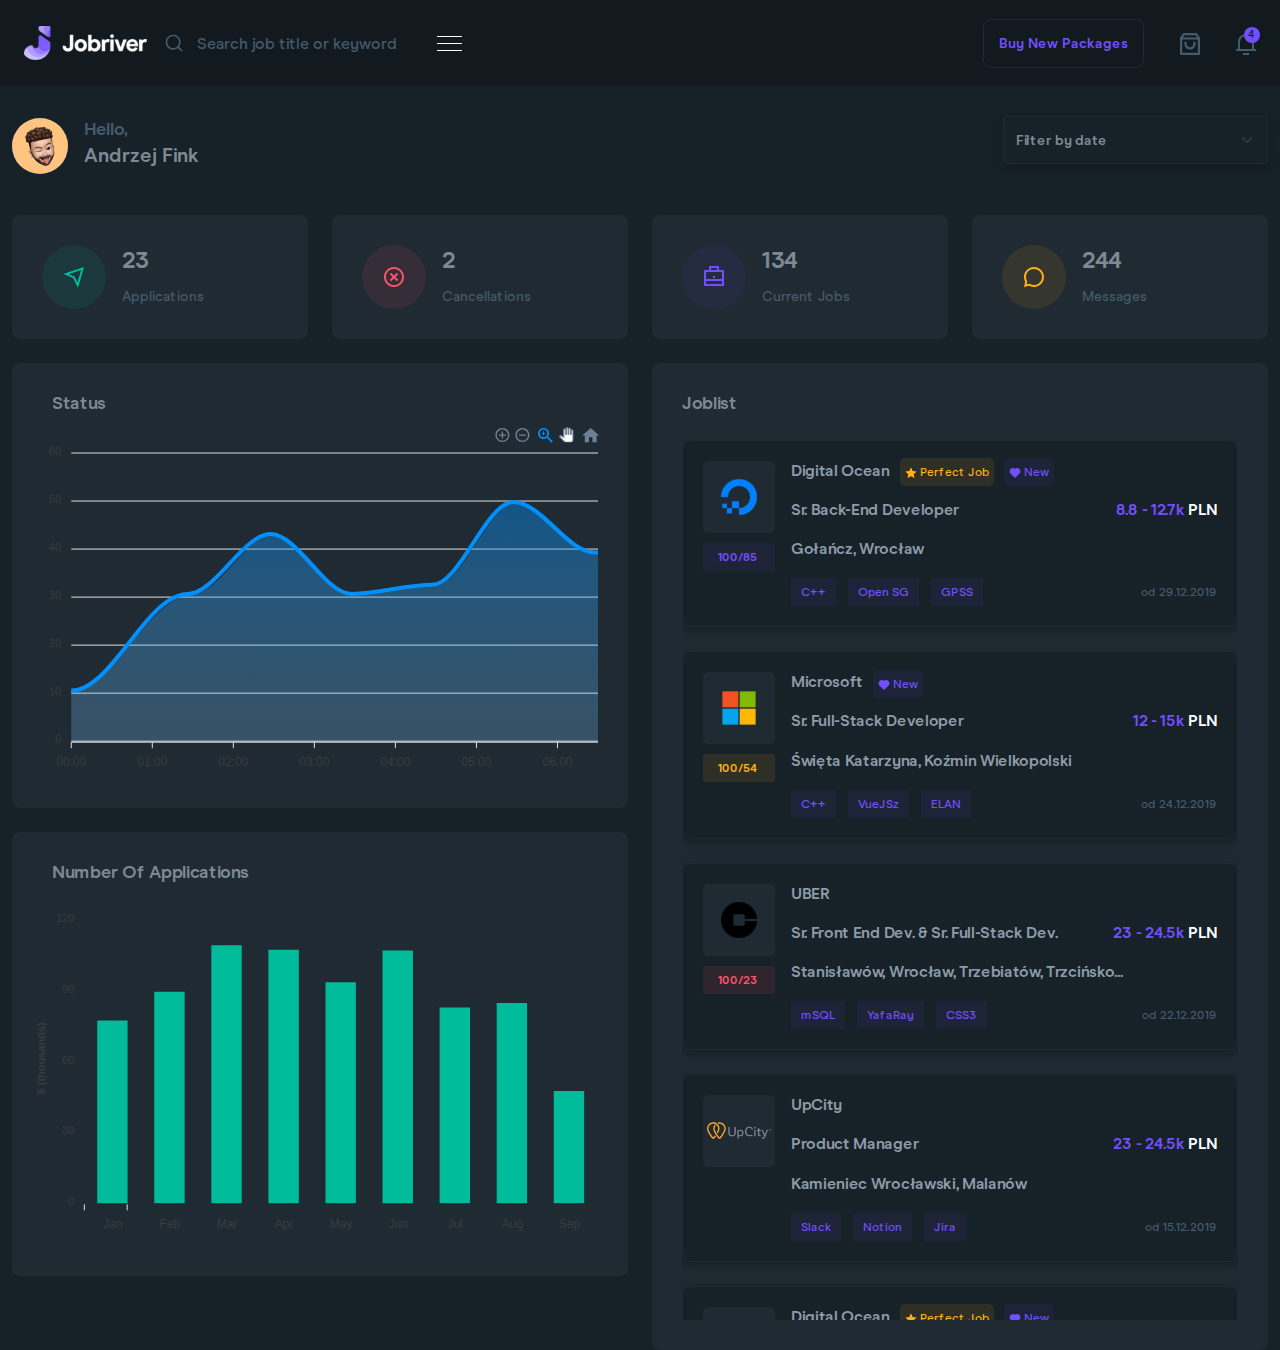
<file: index.html>
<!doctype html>
<html lang="zxx">
    <head>
		<!-- Required meta tags -->
		<meta charset="utf-8">
		<meta name="viewport" content="width=device-width, initial-scale=1, shrink-to-fit=no">

		<!-- Bootstrap CSS --> 
		<link rel="stylesheet" href="assets/css/bootstrap.min.css">
		<!-- font-awesome-pro CSS --> 
		<link rel="stylesheet" href="assets/css/font-awesome-pro.css"> 
		<!-- Style CSS -->
		<link rel="stylesheet" href="assets/css/modern-era-font.css">
		<!-- Style CSS -->
		<link rel="stylesheet" href="assets/css/style.css">
		<!-- Responsive CSS -->
		<link rel="stylesheet" href="assets/css/responsive.css">

		<!-- Title -->
		<title>Dashboard HTML Template</title>
    </head>

    <body id="home" data-spy="scroll" data-offset="70" class="seo-body-color">
		<!-- Start Preloader -->
        <div class="loader">
            <div class="d-table">
                <div class="d-table-cell">
                    <div class="spinner"></div>
                </div>
            </div>
        </div>
        <!-- End Preloader -->

         <!-- Start Sidebar Menu Area -->
		<div class="sidebar-menu-area">
			<div class="post-job">
				<a href="#" class="default-btn opacity-btn">
					<img src="assets/img/icon/plush.svg" alt="plush">
					Post a New Job
				</a>
			</div>

			<ul class="sidebar-menu">
				<li>
					<a href="index.html" class="active">
						<img src="assets/img/icon/dashboard.svg" class="icon" alt="dashboard">
						<img src="assets/img/icon/dashboard-color.svg" class="icon color-icon" alt="dashboard">
						Dashboard
					</a>
				</li>
				<li>
					<a href="chat.html">
						<img src="assets/img/icon/chat.svg" class="icon" alt="chat">
						<img src="assets/img/icon/chat-color.svg" class="icon color-icon" alt="chat">
						<span class="count">+99</span>
						Chat
					</a>
				</li>
				<li>
					<a href="applications.html">
						<img src="assets/img/icon/applications.svg" class="icon" alt="applications">
						<img src="assets/img/icon/applications-color.svg" class="icon color-icon" alt="applications">
						Applications
					</a>
				</li>
				<li>
					<a href="jobs.html">
						<img src="assets/img/icon/job.svg" class="icon" alt="jobs">
						<img src="assets/img/icon/job-color.svg" class="icon color-icon" alt="jobs">
						My Jobs
					</a>
				</li>
				<li>
					<a href="#">
						<img src="assets/img/icon/payments.svg" class="icon" alt="payments">
						<img src="assets/img/icon/payments-color.svg" class="icon color-icon" alt="payments">
						Payments
					</a>
				</li>
				<li>
					<a href="profile.html">
						<img src="assets/img/icon/profile.svg" class="icon" alt="profile">
						<img src="assets/img/icon/profile-color.svg" class="icon color-icon" alt="profile">
						<span class="count">23</span>
						Profile
					</a>
				</li>
				<li>
					<a href="settings.html">
						<img src="assets/img/icon/settings.svg" class="icon" alt="settings">
						<img src="assets/img/icon/settings-color.svg" class="icon color-icon" alt="settings">
						Settings
					</a>
				</li>
			</ul>

			<div class="flex-grow-1"></div>

			<div class="logout">
				<a href="#" class="default-btn">
					<img src="assets/img/icon/logout.svg" alt="logout">
					Log Out
				</a>
			</div>
		</div>
        <!-- End Sidebar Menu Area -->

		<!-- Start Header Area -->
		<div class="header-area">
			<div class="container-fluid">
				<div class="row align-items-center">
					<div class="col-lg-6 col-md-6">
						<ul class="d-flex left-header-content align-items-center">
							<li>
								<a href="#" class="d-block">
									<img src="assets/img/logo.svg" alt="logo">
								</a>
							</li>
							<li>
								<form class="src-from">
									<input type="text" class="form-control" placeholder="Search job title or keyword">
									<img class="icon" src="assets/img/icon/search.svg" alt="search">
								</form>
							</li>
							<li>
								<div class="responsive-burger-menu">
									<span class="top-bar"></span>
									<span class="middle-bar"></span>
									<span class="bottom-bar"></span>
								</div>
							</li>
						</ul>
					</div>
					<div class="col-lg-6 col-md-6">
						<ul class="d-flex right-header-content justify-content-end align-items-center">
							<li>
								<a href="#" class="default-btn border-btn">
									Buy New Packages
								</a>
							</li>
							<li>
								<a href="#">
									<img src="assets/img/icon/cart.svg" alt="cart">
								</a>
							</li>
							<li>
								<a href="#">
									<img src="assets/img/icon/noti.svg" alt="noti">
									<span class="count">4</span>
								</a>
							</li>
						</ul>
					</div>
				</div>
			</div>
		</div>
		<!-- End Header Area -->

        <!-- Start Dashboard Main Content Area -->
		<div class="dashboard-main-content">
			<div class="container-fluid">
				<div class="profile-fillter">
					<div class="row">
						<div class="col-lg-6 col-sm-6">
							<div class="profile d-flex align-items-center">
								<div class="flex-shrink-0">
									<img class="rounded-circle" src="assets/img/user.jpg" alt="user">
								</div>
								<div class="flex-grow-1 ms-3">
										<span>Hello,</span>
									<h3>Andrzej Fink</h3>
								</div>
							</div>
						</div>
						<div class="col-lg-6 col-sm-6">
							<div class="fillter">
								<select class="form-select from-control" aria-label="Default select example">
									<option selected>Filter by date</option>
									<option value="1">One</option>
									<option value="2">Two</option>
									<option value="3">Three</option>
								</select>
							</div>
						</div>
					</div>
				</div>

				<div class="features-card">
					<div class="row">
						<div class="col-lg-3 col-sm-6">
							<div class="single-features d-flex align-items-center">
								<div class="flex-shrink-0">
									<img src="assets/img/icon/features-1.svg" alt="features">
								</div>
								<div class="flex-grow-1 ms-3">
									<h3>23</h3>
									<span>Applications</span>
								</div>
							</div>
						</div>
						<div class="col-lg-3 col-sm-6">
							<div class="single-features d-flex align-items-center">
								<div class="flex-shrink-0">
									<img src="assets/img/icon/features-2.svg" alt="features">
								</div>
								<div class="flex-grow-1 ms-3">
									<h3>2</h3>
									<span>Cancellations</span>
								</div>
							</div>
						</div>
						<div class="col-lg-3 col-sm-6">
							<div class="single-features d-flex align-items-center">
								<div class="flex-shrink-0">
									<img src="assets/img/icon/features-3.svg" alt="features">
								</div>
								<div class="flex-grow-1 ms-3">
									<h3>134</h3>
									<span>Current Jobs</span>
								</div>
							</div>
						</div>
						<div class="col-lg-3 col-sm-6">
							<div class="single-features d-flex align-items-center">
								<div class="flex-shrink-0">
									<img src="assets/img/icon/features-4.svg" alt="features">
								</div>
								<div class="flex-grow-1 ms-3">
									<h3>244</h3>
									<span>Messages</span>
								</div>
							</div>
						</div>
					</div>
				</div>

				<div class="chart-joblist">
					<div class="row">
						<div class="col-lg-6">
							<div class="single-chart">
								<h5>Status</h5>
								<div class="" id="chart"></div>
								<!-- <img src="assets/img/chart-1.png" alt="chart-1"> -->
							</div>
							<div class="single-chart">
								<h5>Number Of Applications</h5>
								<div class="" id="chart2"></div>
								<!-- <img src="assets/img/chart-2.png" alt="chart-2"> -->
							</div>
						</div>

						<div class="col-lg-6">
							<div class="job-list-content">
								<h3>Joblist</h3>

								<ul class="single-Joblist-wrap">
									<li class="single-Joblist">
										<div class="d-flex">
											<div class="flex-shrink-0">
												<img class="brand" src="assets/img/brand-1.svg" alt="brand-1">
												<span class="count d-block">100/85</span>
											</div>
											<div class="flex-grow-1 ms-3">
											  	<div class="d-flex align-items-center">
													<h3>Digital Ocean</h3>
													<div class="perfect"> <img src="assets/img/star.svg" alt="star"> Perfect Job</div>
													<div class="new"> <img src="assets/img/heart.svg" alt="heart"> New</div>
												</div>
												<div>
													<h3 class="developer d-flex justify-content-between align-items-center">
														<span>Sr. Back-End Developer</span> <span class="k7">8.8 - 12.7k <span class="pln">PLN</span></span> 
													</h3>
													<h3>Gołańcz, Wrocław</h3>
												</div>
												<div class="d-flex justify-content-between align-items-center">
													<ul class="open-sg">
														<li>C++</li>
														<li>Open SG</li>
														<li>GPSS</li>
													</ul>
													<span class="od">od 29.12.2019</span>
												</div>
											</div>
										</div>
									</li>

									<li class="single-Joblist">
										<div class="d-flex">
											<div class="flex-shrink-0">
												<img class="brand" src="assets/img/brand-2.svg" alt="brand-1">
												<span class="count d-block bg-ffb016">100/54</span>
											</div>
											<div class="flex-grow-1 ms-3">
											  	<div class="d-flex align-items-center">
													<h3>Microsoft</h3>
													<div class="new"> <img src="assets/img/heart.svg" alt="heart"> New</div>
												</div>
												<div>
													<h3 class="developer d-flex justify-content-between align-items-center">
														<span>Sr. Full-Stack Developer</span> <span class="k7">12 - 15k <span class="pln">PLN</span></span> 
													</h3>
													<h3>Święta Katarzyna, Koźmin Wielkopolski</h3>
												</div>
												<div class="d-flex justify-content-between align-items-center">
													<ul class="open-sg">
														<li>C++</li>
														<li>VueJSz</li>
														<li>ELAN</li>
													</ul>
													<span class="od">od 24.12.2019</span>
												</div>
											</div>
										</div>
									</li>

									<li class="single-Joblist">
										<div class="d-flex">
											<div class="flex-shrink-0">
												<img class="brand" src="assets/img/brand-3.svg" alt="brand-1">
												<span class="count d-block bg-ff5368">100/23</span>
											</div>
											<div class="flex-grow-1 ms-3">
											  	<div class="d-flex align-items-center">
													<h3>UBER</h3>
												</div>
												<div>
													<h3 class="developer d-flex justify-content-between align-items-center">
														<span>Sr. Front End Dev. & Sr. Full-Stack Dev.</span> <span class="k7">23 - 24.5k <span class="pln">PLN</span></span> 
													</h3>
													<h3>Stanisławów, Wrocław, Trzebiatów, Trzcińsko...</h3>
												</div>
												<div class="d-flex justify-content-between align-items-center">
													<ul class="open-sg">
														<li>mSQL</li>
														<li>YafaRay</li>
														<li>CSS3</li>
													</ul>
													<span class="od">od 22.12.2019</span>
												</div>
											</div>
										</div>
									</li>

									<li class="single-Joblist">
										<div class="d-flex">
											<div class="flex-shrink-0">
												<img class="brand" src="assets/img/brand-4.svg" alt="brand-4">
											</div>
											<div class="flex-grow-1 ms-3">
											  	<div class="d-flex align-items-center">
													<h3>UpCity</h3>
												</div>
												<div>
													<h3 class="developer d-flex justify-content-between align-items-center">
														<span>Product Manager</span> <span class="k7">23 - 24.5k <span class="pln">PLN</span></span> 
													</h3>
													<h3>Kamieniec Wrocławski, Malanów</h3>
												</div>
												<div class="d-flex justify-content-between align-items-center">
													<ul class="open-sg">
														<li>Slack</li>
														<li>Notion</li>
														<li>Jira</li>
													</ul>
													<span class="od">od 15.12.2019</span>
												</div>
											</div>
										</div>
									</li>

									<li class="single-Joblist">
										<div class="d-flex">
											<div class="flex-shrink-0">
												<img class="brand" src="assets/img/brand-1.svg" alt="brand-1">
												<span class="count d-block">100/85</span>
											</div>
											<div class="flex-grow-1 ms-3">
											  	<div class="d-flex align-items-center">
													<h3>Digital Ocean</h3>
													<div class="perfect"> <img src="assets/img/star.svg" alt="star"> Perfect Job</div>
													<div class="new"> <img src="assets/img/heart.svg" alt="heart"> New</div>
												</div>
												<div>
													<h3 class="developer d-flex justify-content-between align-items-center">
														<span>Sr. Back-End Developer</span> <span class="k7">8.8 - 12.7k <span class="pln">PLN</span></span> 
													</h3>
													<h3>Gołańcz, Wrocław</h3>
												</div>
												<div class="d-flex justify-content-between align-items-center">
													<ul class="open-sg">
														<li>C++</li>
														<li>Open SG</li>
														<li>GPSS</li>
													</ul>
													<span class="od">od 29.12.2019</span>
												</div>
											</div>
										</div>
									</li>

									<li class="single-Joblist">
										<div class="d-flex">
											<div class="flex-shrink-0">
												<img class="brand" src="assets/img/brand-2.svg" alt="brand-1">
												<span class="count d-block bg-ffb016">100/85</span>
											</div>
											<div class="flex-grow-1 ms-3">
											  	<div class="d-flex align-items-center">
													<h3>Microsoft</h3>
													<div class="new"> <img src="assets/img/heart.svg" alt="heart"> New</div>
												</div>
												<div>
													<h3 class="developer d-flex justify-content-between align-items-center">
														<span>Sr. Full-Stack Developer</span> <span class="k7">12 - 15k <span class="pln">PLN</span></span> 
													</h3>
													<h3>Święta Katarzyna, Koźmin Wielkopolski</h3>
												</div>
												<div class="d-flex justify-content-between align-items-center">
													<ul class="open-sg">
														<li>C++</li>
														<li>VueJSz</li>
														<li>ELAN</li>
													</ul>
													<span class="od">od 24.12.2019</span>
												</div>
											</div>
										</div>
									</li>

									<li class="single-Joblist">
										<div class="d-flex">
											<div class="flex-shrink-0">
												<img class="brand" src="assets/img/brand-3.svg" alt="brand-1">
												<span class="count d-block bg-ff5368">100/85</span>
											</div>
											<div class="flex-grow-1 ms-3">
											  	<div class="d-flex align-items-center">
													<h3>UBER</h3>
												</div>
												<div>
													<h3 class="developer d-flex justify-content-between align-items-center">
														<span>Sr. Front End Dev. & Sr. Full-Stack Dev.</span> <span class="k7">23 - 24.5k <span class="pln">PLN</span></span> 
													</h3>
													<h3>Stanisławów, Wrocław, Trzebiatów, Trzcińsko...</h3>
												</div>
												<div class="d-flex justify-content-between align-items-center">
													<ul class="open-sg">
														<li>mSQL</li>
														<li>YafaRay</li>
														<li>CSS3</li>
													</ul>
													<span class="od">od 22.12.2019</span>
												</div>
											</div>
										</div>
									</li>

									<li class="single-Joblist">
										<div class="d-flex">
											<div class="flex-shrink-0">
												<img class="brand" src="assets/img/brand-4.svg" alt="brand-4">
											</div>
											<div class="flex-grow-1 ms-3">
											  	<div class="d-flex align-items-center">
													<h3>UpCity</h3>
												</div>
												<div>
													<h3 class="developer d-flex justify-content-between align-items-center">
														<span>Product Manager</span> <span class="k7">23 - 24.5k <span class="pln">PLN</span></span> 
													</h3>
													<h3>Kamieniec Wrocławski, Malanów</h3>
												</div>
												<div class="d-flex justify-content-between align-items-center">
													<ul class="open-sg">
														<li>Slack</li>
														<li>Notion</li>
														<li>Jira</li>
													</ul>
													<span class="od">od 15.12.2019</span>
												</div>
											</div>
										</div>
									</li>
								</ul>
							</div>
						</div>
					</div>
				</div>
			</div>
		</div>
        <!-- End Dashboard Main Content Area -->

        <!-- Jquery-3.5.1.Slim.Min.JS -->
        <script src="assets/js/jquery-3.5.1.slim.min.js"></script>
        <!-- Bootstrap JS -->
        <script src="assets/js/bootstrap.min.js"></script>
        
		<script src="assets/js/apexcharts.js"></script>
		<script src="assets/js/ChartActive.js"></script>
		<!-- Custom JS -->
		<script src="assets/js/custom.js"></script>
		</script>
    </body>
</html>
</file>
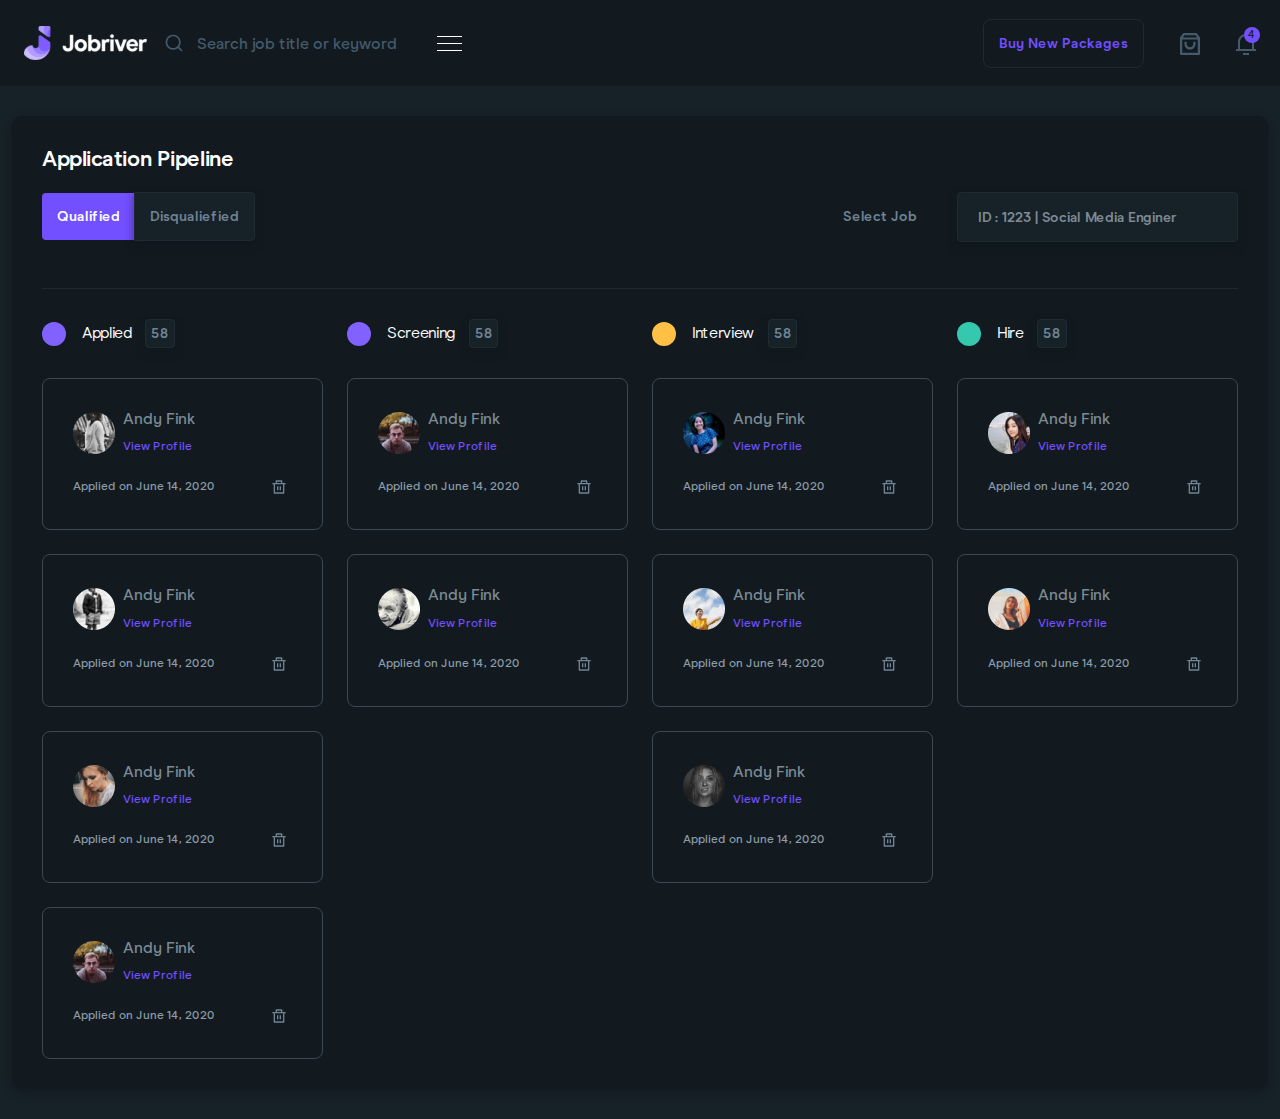
<file: applications-modal-2.html>
<!doctype html>
<html lang="zxx">
    <head>
		<!-- Required meta tags -->
		<meta charset="utf-8">
		<meta name="viewport" content="width=device-width, initial-scale=1, shrink-to-fit=no">

		<!-- Bootstrap CSS --> 
		<link rel="stylesheet" href="assets/css/bootstrap.min.css">
		<!-- font-awesome-pro CSS --> 
		<link rel="stylesheet" href="assets/css/font-awesome-pro.css"> 
		<!-- Style CSS -->
		<link rel="stylesheet" href="assets/css/modern-era-font.css">
		<!-- Style CSS -->
		<link rel="stylesheet" href="assets/css/style.css">
		<!-- Responsive CSS -->
		<link rel="stylesheet" href="assets/css/responsive.css">

		<!-- Title -->
		<title>Dashboard HTML Template</title>
    </head>

    <body id="home" data-spy="scroll" data-offset="70" class="seo-body-color">
		<!-- Start Preloader -->
        <div class="loader">
            <div class="d-table">
                <div class="d-table-cell">
                    <div class="spinner"></div>
                </div>
            </div>
        </div>
        <!-- End Preloader -->

         <!-- Start Sidebar Menu Area -->
		<div class="sidebar-menu-area">
			<div class="post-job">
				<a href="#" class="default-btn opacity-btn">
					<img src="assets/img/icon/plush.svg" alt="plush">
					Post a New Job
				</a>
			</div>

			<ul class="sidebar-menu">
				<li>
					<a href="index.html">
						<img src="assets/img/icon/dashboard.svg" class="icon" alt="dashboard">
						<img src="assets/img/icon/dashboard-color.svg" class="icon color-icon" alt="dashboard">
						Dashboard
					</a>
				</li>
				<li>
					<a href="chat.html">
						<img src="assets/img/icon/chat.svg" class="icon" alt="chat">
						<img src="assets/img/icon/chat-color.svg" class="icon color-icon" alt="chat">
						<span class="count">+99</span>
						Chat
					</a>
				</li>
				<li>
					<a href="applications.html" class="active">
						<img src="assets/img/icon/applications.svg" class="icon" alt="applications">
						<img src="assets/img/icon/applications-color.svg" class="icon color-icon" alt="applications">
						Applications
					</a>
				</li>
				<li>
					<a href="jobs.html">
						<img src="assets/img/icon/job.svg" class="icon" alt="jobs">
						<img src="assets/img/icon/job-color.svg" class="icon color-icon" alt="jobs">
						My Jobs
					</a>
				</li>
				<li>
					<a href="#">
						<img src="assets/img/icon/payments.svg" class="icon" alt="payments">
						<img src="assets/img/icon/payments-color.svg" class="icon color-icon" alt="payments">
						Payments
					</a>
				</li>
				<li>
					<a href="profile.html">
						<img src="assets/img/icon/profile.svg" class="icon" alt="profile">
						<img src="assets/img/icon/profile-color.svg" class="icon color-icon" alt="profile">
						<span class="count">23</span>
						Profile
					</a>
				</li>
				<li>
					<a href="settings.html">
						<img src="assets/img/icon/settings.svg" class="icon" alt="settings">
						<img src="assets/img/icon/settings-color.svg" class="icon color-icon" alt="settings">
						Settings
					</a>
				</li>
			</ul>

			<div class="flex-grow-1"></div>

			<div class="logout">
				<a href="#" class="default-btn">
					<img src="assets/img/icon/logout.svg" alt="logout">
					Log Out
				</a>
			</div>
		</div>
        <!-- End Sidebar Menu Area -->

		<div class="header-area">
			<div class="container-fluid">
				<div class="row align-items-center">
					<div class="col-lg-6 col-md-6">
						<ul class="d-flex left-header-content align-items-center">
							<li>
								<a href="#" class="d-block">
									<img src="assets/img/logo.svg" alt="logo">
								</a>
							</li>
							<li>
								<form class="src-from">
									<input type="text" class="form-control" placeholder="Search job title or keyword">
									<img class="icon" src="assets/img/icon/search.svg" alt="search">
								</form>
							</li>
							<li>
								<div class="responsive-burger-menu">
									<span class="top-bar"></span>
									<span class="middle-bar"></span>
									<span class="bottom-bar"></span>
								</div>
							</li>
						</ul>
					</div>
					<div class="col-lg-6 col-md-6">
						<ul class="d-flex right-header-content justify-content-end align-items-center">
							<li>
								<a href="#" class="default-btn border-btn">
									Buy New Packages
								</a>
							</li>
							<li>
								<a href="#">
									<img src="assets/img/icon/cart.svg" alt="cart">
								</a>
							</li>
							<li>
								<a href="#">
									<img src="assets/img/icon/noti.svg" alt="noti">
									<span class="count">4</span>
								</a>
							</li>
						</ul>
					</div>
				</div>
			</div>
		</div>

        <!-- Start Dashboard Main Content Area -->
		<div class="dashboard-main-content">
			<div class="container-fluid">
				<div class="applications-content mb-30">
					<h3>Application Pipeline</h3>
					
					<div class="qualifie-content">
						<div class="row">
							<div class="col-lg-8">
								<div class="">
									<button class="default-btn">Qualified</button>
									<button class="default-btn disqualiefied">Disqualiefied</button>
								</div>
							</div>

							<div class="col-lg-4">
								<div class="mb-3 row align-items-center">
									<label for="staticEmail" class="col-sm-3 col-form-label">Select Job</label>
									<div class="col-sm-9">
										<select class="form-select form-control" aria-label="Default select example">
											<option selected>ID : 1223 | Social Media Enginer</option>
											<option value="1">ID : 1224 | Social Media Enginer</option>
											<option value="2">ID : 1225 | Social Media Enginer</option>
											<option value="3">ID : 1226 | Social Media Enginer</option>
										</select>
									</div>
								</div>
							</div>
						</div>
					</div>

					<div class="row">
						<div class="col-lg-3 col-sm-6">
							<div class="single-pipeline-wrap d-flex align-items-center">
								<img src="assets/img/dot-1.svg" alt="dot">
								<p class="ms-3">Applied <span>58</span></p>
							</div>

							<div class="single-pipeline">
								<div class="d-flex align-items-center mb-3">
									<img src="assets/img/user-2.png" alt="user-2">
									<div class="ms-2">
										<h4>Andy Fink</h4>
										<a href="#">View Profile</a>
									</div>
								</div>
								<div class="d-flex align-items-center justify-content-between">
									<p>Applied on June 14, 2020</p>
									<button class="delete1"><img src="assets/img/delete1.svg" alt="delete1"></button>
								</div>
							</div>
							<div class="single-pipeline">
								<div class="d-flex align-items-center mb-3">
									<img src="assets/img/user-3.png" alt="user-3">
									<div class="ms-2">
										<h4>Andy Fink</h4>
										<a href="#">View Profile</a>
									</div>
								</div>
								<div class="d-flex align-items-center justify-content-between">
									<p>Applied on June 14, 2020</p>
									<button class="delete1"><img src="assets/img/delete1.svg" alt="delete1"></button>
								</div>
							</div>
							<div class="single-pipeline">
								<div class="d-flex align-items-center mb-3">
									<img src="assets/img/user-4.png" alt="user-4">
									<div class="ms-2">
										<h4>Andy Fink</h4>
										<a href="#">View Profile</a>
									</div>
								</div>
								<div class="d-flex align-items-center justify-content-between">
									<p>Applied on June 14, 2020</p>
									<button class="delete1"><img src="assets/img/delete1.svg" alt="delete1"></button>
								</div>
							</div>
							<div class="single-pipeline">
								<div class="d-flex align-items-center mb-3">
									<img src="assets/img/user-5.png" alt="user-5">
									<div class="ms-2">
										<h4>Andy Fink</h4>
										<a href="#">View Profile</a>
									</div>
								</div>
								<div class="d-flex align-items-center justify-content-between">
									<p>Applied on June 14, 2020</p>
									<button class="delete1"><img src="assets/img/delete1.svg" alt="delete1"></button>
								</div>
							</div>
						</div>
						<div class="col-lg-3 col-sm-6">
							<div class="single-pipeline-wrap d-flex align-items-center">
								<img src="assets/img/dot-1.svg" alt="dot">
								<p class="ms-3">Screening <span>58</span></p>
							</div>

							<div class="single-pipeline">
								<div class="d-flex align-items-center mb-3">
									<img src="assets/img/user-5.png" alt="user-2">
									<div class="ms-2">
										<h4>Andy Fink</h4>
										<a href="#">View Profile</a>
									</div>
								</div>
								<div class="d-flex align-items-center justify-content-between">
									<p>Applied on June 14, 2020</p>
									<button class="delete1"><img src="assets/img/delete1.svg" alt="delete1"></button>
								</div>
							</div>
							<div class="single-pipeline">
								<div class="d-flex align-items-center mb-3">
									<img src="assets/img/user-6.png" alt="user-3">
									<div class="ms-2">
										<h4>Andy Fink</h4>
										<a href="#">View Profile</a>
									</div>
								</div>
								<div class="d-flex align-items-center justify-content-between">
									<p>Applied on June 14, 2020</p>
									<button class="delete1"><img src="assets/img/delete1.svg" alt="delete1"></button>
								</div>
							</div>
						</div>
						<div class="col-lg-3 col-sm-6">
							<div class="single-pipeline-wrap d-flex align-items-center">
								<img src="assets/img/dot-2.svg" alt="dot">
								<p class="ms-3">Interview <span>58</span></p>
							</div>

							<div class="single-pipeline">
								<div class="d-flex align-items-center mb-3">
									<img src="assets/img/user-7.png" alt="user-2">
									<div class="ms-2">
										<h4>Andy Fink</h4>
										<a href="#">View Profile</a>
									</div>
								</div>
								<div class="d-flex align-items-center justify-content-between">
									<p>Applied on June 14, 2020</p>
									<button class="delete1"><img src="assets/img/delete1.svg" alt="delete1"></button>
								</div>
							</div>
							<div class="single-pipeline">
								<div class="d-flex align-items-center mb-3">
									<img src="assets/img/user-8.png" alt="user-3">
									<div class="ms-2">
										<h4>Andy Fink</h4>
										<a href="#">View Profile</a>
									</div>
								</div>
								<div class="d-flex align-items-center justify-content-between">
									<p>Applied on June 14, 2020</p>
									<button class="delete1"><img src="assets/img/delete1.svg" alt="delete1"></button>
								</div>
							</div>
							<div class="single-pipeline">
								<div class="d-flex align-items-center mb-3">
									<img src="assets/img/user-9.png" alt="user-4">
									<div class="ms-2">
										<h4>Andy Fink</h4>
										<a href="#">View Profile</a>
									</div>
								</div>
								<div class="d-flex align-items-center justify-content-between">
									<p>Applied on June 14, 2020</p>
									<button class="delete1"><img src="assets/img/delete1.svg" alt="delete1"></button>
								</div>
							</div>
						</div>
						<div class="col-lg-3 col-sm-6">
							<div class="single-pipeline-wrap d-flex align-items-center">
								<img src="assets/img/dot-3.svg" alt="dot">
								<p class="ms-3">Hire <span>58</span></p>
							</div>

							<div class="single-pipeline">
								<div class="d-flex align-items-center mb-3">
									<img src="assets/img/user-10.png" alt="user-2">
									<div class="ms-2">
										<h4>Andy Fink</h4>
										<a href="#">View Profile</a>
									</div>
								</div>
								<div class="d-flex align-items-center justify-content-between">
									<p>Applied on June 14, 2020</p>
									<button class="delete1"><img src="assets/img/delete1.svg" alt="delete1"></button>
								</div>
							</div>
							<div class="single-pipeline">
								<div class="d-flex align-items-center mb-3">
									<img src="assets/img/user-11.png" alt="user-3">
									<div class="ms-2">
										<h4>Andy Fink</h4>
										<a href="#">View Profile</a>
									</div>
								</div>
								<div class="d-flex align-items-center justify-content-between">
									<p>Applied on June 14, 2020</p>
									<button class="delete1"><img src="assets/img/delete1.svg" alt="delete1"></button>
								</div>
							</div>
						</div>
					</div>
				</div>
			</div>
		</div>
        <!-- End Dashboard Main Content Area -->

        <!-- Jquery-3.5.1.Slim.Min.JS -->
        <script src="assets/js/jquery-3.5.1.slim.min.js"></script>
        <!-- Bootstrap JS -->
        <script src="assets/js/bootstrap.min.js"></script>
        <!-- Custom JS -->
		<script src="assets/js/custom.js"></script>
    </body>
</html>
</file>
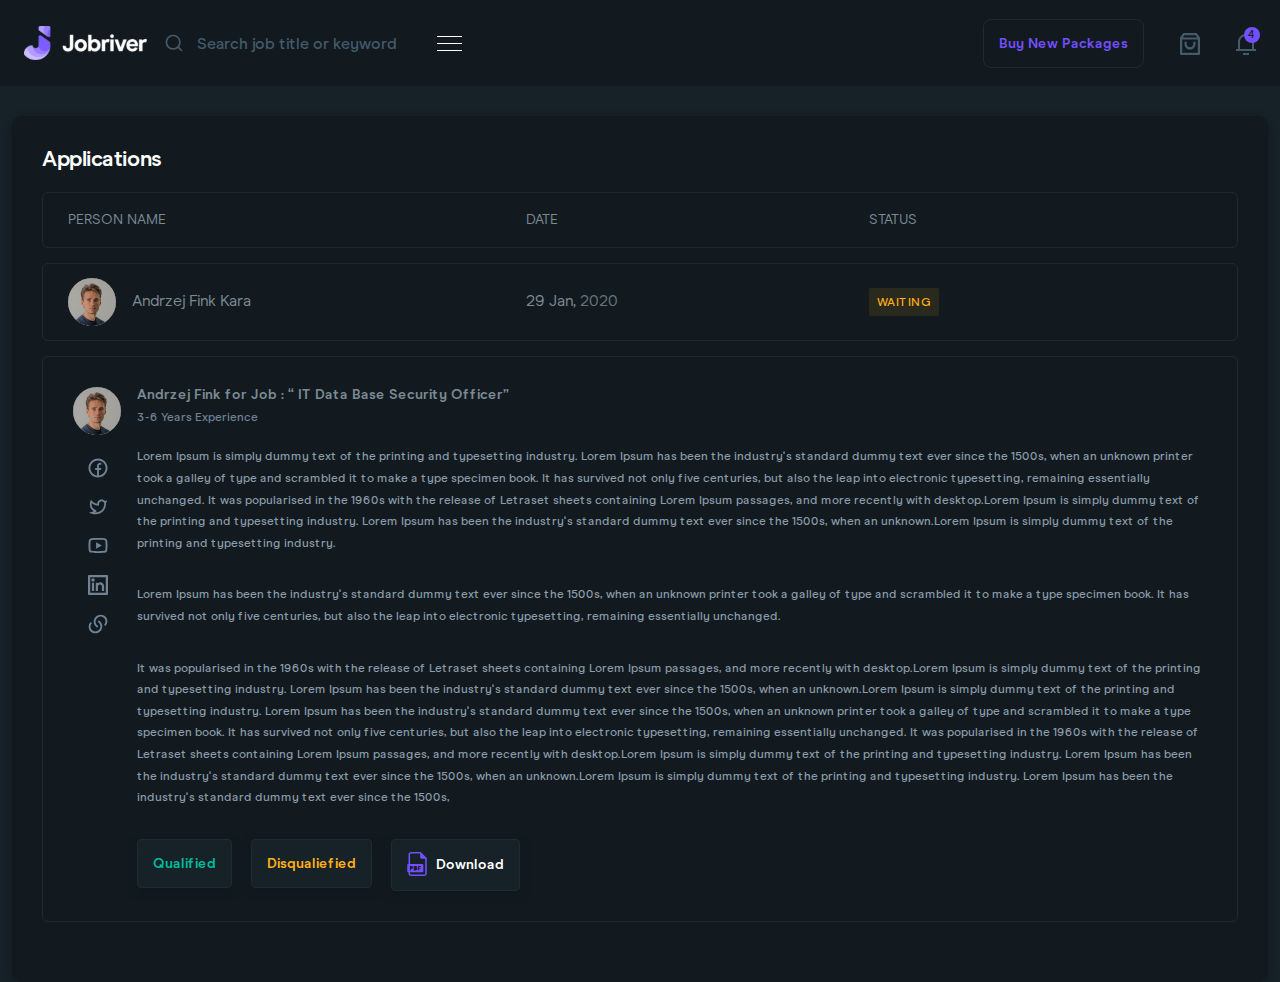
<file: applications-modal.html>
<!doctype html>
<html lang="zxx">
    <head>
		<!-- Required meta tags -->
		<meta charset="utf-8">
		<meta name="viewport" content="width=device-width, initial-scale=1, shrink-to-fit=no">

		<!-- Bootstrap CSS --> 
		<link rel="stylesheet" href="assets/css/bootstrap.min.css">
		<!-- font-awesome-pro CSS --> 
		<link rel="stylesheet" href="assets/css/font-awesome-pro.css"> 
		<!-- Style CSS -->
		<link rel="stylesheet" href="assets/css/modern-era-font.css">
		<!-- Style CSS -->
		<link rel="stylesheet" href="assets/css/style.css">
		<!-- Responsive CSS -->
		<link rel="stylesheet" href="assets/css/responsive.css">

		<!-- Title -->
		<title>Dashboard HTML Template</title>
    </head>

    <body id="home" data-spy="scroll" data-offset="70" class="seo-body-color">
		<!-- Start Preloader -->
        <div class="loader">
            <div class="d-table">
                <div class="d-table-cell">
                    <div class="spinner"></div>
                </div>
            </div>
        </div>
        <!-- End Preloader -->

         <!-- Start Sidebar Menu Area -->
		<div class="sidebar-menu-area">
			<div class="post-job">
				<a href="#" class="default-btn opacity-btn">
					<img src="assets/img/icon/plush.svg" alt="plush">
					Post a New Job
				</a>
			</div>

			<ul class="sidebar-menu">
				<li>
					<a href="index.html">
						<img src="assets/img/icon/dashboard.svg" class="icon" alt="dashboard">
						<img src="assets/img/icon/dashboard-color.svg" class="icon color-icon" alt="dashboard">
						Dashboard
					</a>
				</li>
				<li>
					<a href="chat.html">
						<img src="assets/img/icon/chat.svg" class="icon" alt="chat">
						<img src="assets/img/icon/chat-color.svg" class="icon color-icon" alt="chat">
						<span class="count">+99</span>
						Chat
					</a>
				</li>
				<li>
					<a href="applications.html" class="active">
						<img src="assets/img/icon/applications.svg" class="icon" alt="applications">
						<img src="assets/img/icon/applications-color.svg" class="icon color-icon" alt="applications">
						Applications
					</a>
				</li>
				<li>
					<a href="jobs.html">
						<img src="assets/img/icon/job.svg" class="icon" alt="jobs">
						<img src="assets/img/icon/job-color.svg" class="icon color-icon" alt="jobs">
						My Jobs
					</a>
				</li>
				<li>
					<a href="#">
						<img src="assets/img/icon/payments.svg" class="icon" alt="payments">
						<img src="assets/img/icon/payments-color.svg" class="icon color-icon" alt="payments">
						Payments
					</a>
				</li>
				<li>
					<a href="profile.html">
						<img src="assets/img/icon/profile.svg" class="icon" alt="profile">
						<img src="assets/img/icon/profile-color.svg" class="icon color-icon" alt="profile">
						<span class="count">23</span>
						Profile
					</a>
				</li>
				<li>
					<a href="settings.html">
						<img src="assets/img/icon/settings.svg" class="icon" alt="settings">
						<img src="assets/img/icon/settings-color.svg" class="icon color-icon" alt="settings">
						Settings
					</a>
				</li>
			</ul>

			<div class="flex-grow-1"></div>

			<div class="logout">
				<a href="#" class="default-btn">
					<img src="assets/img/icon/logout.svg" alt="logout">
					Log Out
				</a>
			</div>
		</div>
        <!-- End Sidebar Menu Area -->

		<div class="header-area">
			<div class="container-fluid">
				<div class="row align-items-center">
					<div class="col-lg-6 col-md-6">
						<ul class="d-flex left-header-content align-items-center">
							<li>
								<a href="#" class="d-block">
									<img src="assets/img/logo.svg" alt="logo">
								</a>
							</li>
							<li>
								<form class="src-from">
									<input type="text" class="form-control" placeholder="Search job title or keyword">
									<img class="icon" src="assets/img/icon/search.svg" alt="search">
								</form>
							</li>
							<li>
								<div class="responsive-burger-menu">
									<span class="top-bar"></span>
									<span class="middle-bar"></span>
									<span class="bottom-bar"></span>
								</div>
							</li>
						</ul>
					</div>
					<div class="col-lg-6 col-md-6">
						<ul class="d-flex right-header-content justify-content-end align-items-center">
							<li>
								<a href="#" class="default-btn border-btn">
									Buy New Packages
								</a>
							</li>
							<li>
								<a href="#">
									<img src="assets/img/icon/cart.svg" alt="cart">
								</a>
							</li>
							<li>
								<a href="#">
									<img src="assets/img/icon/noti.svg" alt="noti">
									<span class="count">4</span>
								</a>
							</li>
						</ul>
					</div>
				</div>
			</div>
		</div>

        <!-- Start Dashboard Main Content Area -->
		<div class="dashboard-main-content">
			<div class="container-fluid">
				<div class="applications-content accc">
					<h3>Applications</h3>

					<div class="applic_wrp">
						<ul class="applic_title">
							<li class="app_user"><p >PERSON NAME</p></li>
							<li><p>DATE</p></li>
							<li><p>STATUS</p></li>
						</ul>
						<ul class="applic_blk">
							<li class="app_user">
								<i>
									<img src="assets/img/chat-1.jpg" alt="">
								</i>
								<p> Andrzej Fink Kara</p>
							</li>
							<li><p>29 Jan, <span>2020</span> </p></li>
							<li><a href="#" class="ap_btn">WAITING</a></li>
						</ul>
					</div>

					<div class="d-flex job-details">
						<div class="flex-shrink-0">
						  	<img class="rounded-circle" src="assets/img/chat-1.jpg" alt="chat-1">

							<ul class="social-link">
								<li>
									<a href="#">
										<img src="assets/img/facebook.svg" alt="facebook">
									</a>
								</li>
								<li>
									<a href="#">
										<img src="assets/img/twitter.svg" alt="facebook">
									</a>
								</li>
								<li>
									<a href="#">
										<img src="assets/img/youtube.svg" alt="youtube">
									</a>
								</li>
								<li>
									<a href="#">
										<img src="assets/img/linkdin.svg" alt="linkdin">
									</a>
								</li>
								<li>
									<a href="#">
										<img src="assets/img/link.svg" alt="link">
									</a>
								</li>
							</ul>
						</div>

						<div class="flex-grow-1 ms-3">
						  	<h4>Andrzej Fink for Job : “ IT Data Base Security Officer”</h4>
							<span>3-6 Years Experience</span>
							<p>Lorem Ipsum is simply dummy text of the printing and typesetting industry. Lorem Ipsum has been the industry's standard dummy text ever since the 1500s, when an unknown printer took a galley of type and scrambled it to make a type specimen book. It has survived not only five centuries, but also the leap into electronic typesetting, remaining essentially unchanged. It was popularised in the 1960s with the release of Letraset sheets containing Lorem Ipsum passages, and more recently with desktop.Lorem Ipsum is simply dummy text of the printing and typesetting industry. Lorem Ipsum has been the industry's standard dummy text ever since the 1500s, when an unknown.Lorem Ipsum is simply dummy text of the printing and typesetting industry.</p>

							<p>Lorem Ipsum has been the industry's standard dummy text ever since the 1500s, when an unknown printer took a galley of type and scrambled it to make a type specimen book. It has survived not only five centuries, but also the leap into electronic typesetting, remaining essentially unchanged. </p>
							
							<p>It was popularised in the 1960s with the release of Letraset sheets containing Lorem Ipsum passages, and more recently with desktop.Lorem Ipsum is simply dummy text of the printing and typesetting industry. Lorem Ipsum has been the industry's standard dummy text ever since the 1500s, when an unknown.Lorem Ipsum is simply dummy text of the printing and typesetting industry. Lorem Ipsum has been the industry's standard dummy text ever since the 1500s, when an unknown printer took a galley of type and scrambled it to make a type specimen book. It has survived not only five centuries, but also the leap into electronic typesetting, remaining essentially unchanged. It was popularised in the 1960s with the release of Letraset sheets containing Lorem Ipsum passages, and more recently with desktop.Lorem Ipsum is simply dummy text of the printing and typesetting industry. Lorem Ipsum has been the industry's standard dummy text ever since the 1500s, when an unknown.Lorem Ipsum is simply dummy text of the printing and typesetting industry. Lorem Ipsum has been the industry's standard dummy text ever since the 1500s,</p>

							<button class="default-btn qualified">Qualified</button>
							<button class="default-btn disqualiefied">
								Disqualiefied
							</button>
							<button class="default-btn">
								<img src="assets/img/pdf.svg" alt="pdf">
								Download
							</button>
						</div>
					</div>
				</div>
			</div>
		</div>
        <!-- End Dashboard Main Content Area -->

        <!-- Jquery-3.5.1.Slim.Min.JS -->
        <script src="assets/js/jquery-3.5.1.slim.min.js"></script>
        <!-- Bootstrap JS -->
        <script src="assets/js/bootstrap.min.js"></script>
        <!-- Custom JS -->
		<script src="assets/js/custom.js"></script>
    </body>
</html>
</file>
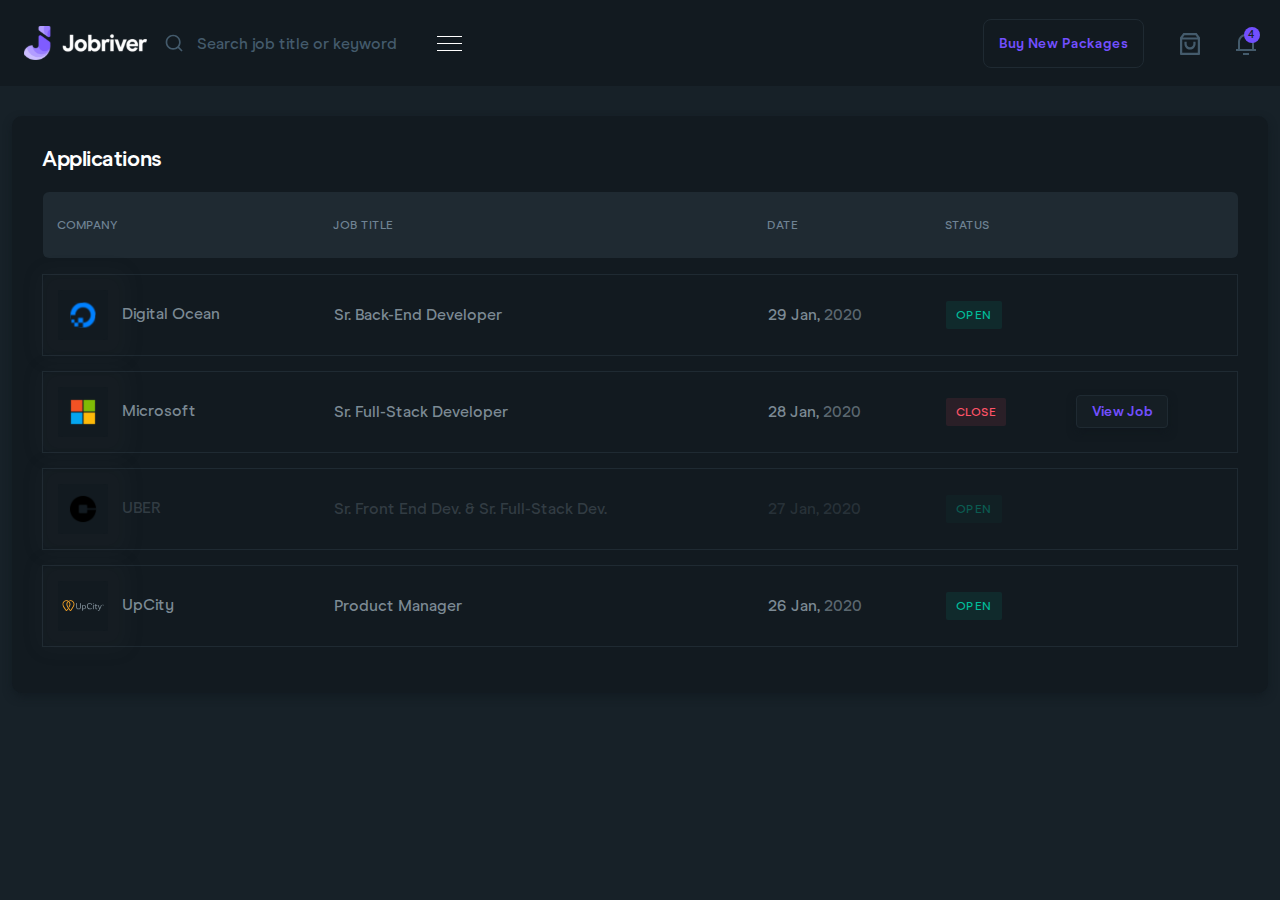
<file: applications.html>
<!doctype html>
<html lang="zxx">
    <head>
		<!-- Required meta tags -->
		<meta charset="utf-8">
		<meta name="viewport" content="width=device-width, initial-scale=1, shrink-to-fit=no">

		<!-- Bootstrap CSS --> 
		<link rel="stylesheet" href="assets/css/bootstrap.min.css">
		<!-- font-awesome-pro CSS --> 
		<link rel="stylesheet" href="assets/css/font-awesome-pro.css"> 
		<!-- Style CSS -->
		<link rel="stylesheet" href="assets/css/modern-era-font.css">
		<!-- Style CSS -->
		<link rel="stylesheet" href="assets/css/style.css">
		<!-- Responsive CSS -->
		<link rel="stylesheet" href="assets/css/responsive.css">

		<!-- Title -->
		<title>Dashboard HTML Template</title>
    </head>

    <body id="home" data-spy="scroll" data-offset="70" class="seo-body-color">
		<!-- Start Preloader -->
        <div class="loader">
            <div class="d-table">
                <div class="d-table-cell">
                    <div class="spinner"></div>
                </div>
            </div>
        </div>
        <!-- End Preloader -->

         <!-- Start Sidebar Menu Area -->
		<div class="sidebar-menu-area">
			<div class="post-job">
				<a href="#" class="default-btn opacity-btn">
					<img src="assets/img/icon/plush.svg" alt="plush">
					Post a New Job
				</a>
			</div>

			<ul class="sidebar-menu">
				<li>
					<a href="index.html">
						<img src="assets/img/icon/dashboard.svg" class="icon" alt="dashboard">
						<img src="assets/img/icon/dashboard-color.svg" class="icon color-icon" alt="dashboard">
						Dashboard
					</a>
				</li>
				<li>
					<a href="chat.html">
						<img src="assets/img/icon/chat.svg" class="icon" alt="chat">
						<img src="assets/img/icon/chat-color.svg" class="icon color-icon" alt="chat">
						<span class="count">+99</span>
						Chat
					</a>
				</li>
				<li>
					<a href="applications.html" class="active">
						<img src="assets/img/icon/applications.svg" class="icon" alt="applications">
						<img src="assets/img/icon/applications-color.svg" class="icon color-icon" alt="applications">
						Applications
					</a>
				</li>
				<li>
					<a href="jobs.html">
						<img src="assets/img/icon/job.svg" class="icon" alt="jobs">
						<img src="assets/img/icon/job-color.svg" class="icon color-icon" alt="jobs">
						My Jobs
					</a>
				</li>
				<li>
					<a href="#">
						<img src="assets/img/icon/payments.svg" class="icon" alt="payments">
						<img src="assets/img/icon/payments-color.svg" class="icon color-icon" alt="payments">
						Payments
					</a>
				</li>
				<li>
					<a href="profile.html">
						<img src="assets/img/icon/profile.svg" class="icon" alt="profile">
						<img src="assets/img/icon/profile-color.svg" class="icon color-icon" alt="profile">
						<span class="count">23</span>
						Profile
					</a>
				</li>
				<li>
					<a href="settings.html">
						<img src="assets/img/icon/settings.svg" class="icon" alt="settings">
						<img src="assets/img/icon/settings-color.svg" class="icon color-icon" alt="settings">
						Settings
					</a>
				</li>
			</ul>

			<div class="flex-grow-1"></div>

			<div class="logout">
				<a href="#" class="default-btn">
					<img src="assets/img/icon/logout.svg" alt="logout">
					Log Out
				</a>
			</div>
		</div>
        <!-- End Sidebar Menu Area -->

		<div class="header-area">
			<div class="container-fluid">
				<div class="row align-items-center">
					<div class="col-lg-6 col-md-6">
						<ul class="d-flex left-header-content align-items-center">
							<li>
								<a href="#" class="d-block">
									<img src="assets/img/logo.svg" alt="logo">
								</a>
							</li>
							<li>
								<form class="src-from">
									<input type="text" class="form-control" placeholder="Search job title or keyword">
									<img class="icon" src="assets/img/icon/search.svg" alt="search">
								</form>
							</li>
							<li>
								<div class="responsive-burger-menu">
									<span class="top-bar"></span>
									<span class="middle-bar"></span>
									<span class="bottom-bar"></span>
								</div>
							</li>
						</ul>
					</div>
					<div class="col-lg-6 col-md-6">
						<ul class="d-flex right-header-content justify-content-end align-items-center">
							<li>
								<a href="#" class="default-btn border-btn">
									Buy New Packages
								</a>
							</li>
							<li>
								<a href="#">
									<img src="assets/img/icon/cart.svg" alt="cart">
								</a>
							</li>
							<li>
								<a href="#">
									<img src="assets/img/icon/noti.svg" alt="noti">
									<span class="count">4</span>
								</a>
							</li>
						</ul>
					</div>
				</div>
			</div>
		</div>

        <!-- Start Dashboard Main Content Area -->
		<div class="dashboard-main-content">
			<div class="container-fluid">
				<div class="applications-content">
					<h3>Applications</h3>
					<table class="table align-middle">
						<thead>
							<tr>
								<th scope="col">COMPANY</th>
								<th scope="col">JOB TITLE</th>
								<th scope="col">DATE</th>
								<th scope="col">STATUS</th>
								<th scope="col"></th>
							</tr>
						</thead>
						<tbody>
							<tr class="gap"></tr>
							<tr>
								<td>
									<img src="assets/img/brand-5.svg" alt="brand-5">
									<span class="title">Digital Ocean</span>
								</td>
								<td>Sr. Back-End Developer</td>
								<td>29 Jan, <span class="year">2020</span></td>
								<td>
									<span class="tag">OPEN</span>
								</td>
								<td></td>
							</tr>
							<tr class="gap"></tr>
							<tr>
								<td>
									<img src="assets/img/brand-6.svg" alt="brand-6">
									<span class="title">Microsoft</span>
								</td>
								<td>Sr. Full-Stack Developer</td>
								<td>28 Jan, <span class="year">2020</span></td>
								<td>
									<span class="tag close">CLOSE</span>
								</td>
								<td>
									<a href="#" class="view">View Job</a>
								</td>
							</tr>
							<tr class="gap"></tr>
							<tr>
								<td>
									<img src="assets/img/brand-7.svg" alt="brand-7">
									<span class="title opcity">UBER</span>
								</td>
								<td class="opcity">Sr. Front End Dev. & Sr. Full-Stack Dev.</td>
								<td><span class="year opcity">27 Jan, 2020</span></td>
								<td>
									<span class="tag oacity">OPEN</span>
								</td>
								<td></td>
							</tr>
							<tr class="gap"></tr>
							<tr>
								<td>
									<img src="assets/img/brand-8.svg" alt="brand-8">
									<span class="title">UpCity</span>
								</td>
								<td>Product Manager</td>
								<td>26 Jan, <span class="year">2020</span></td>
								<td>
									<span class="tag">OPEN</span>
								</td>
								<td></td>
							</tr>
						</tbody>
					</table>
				</div>
			</div>
		</div>
        <!-- End Dashboard Main Content Area -->

        <!-- Jquery-3.5.1.Slim.Min.JS -->
        <script src="assets/js/jquery-3.5.1.slim.min.js"></script>
        <!-- Bootstrap JS -->
        <script src="assets/js/bootstrap.min.js"></script>
        <!-- Custom JS -->
		<script src="assets/js/custom.js"></script>
    </body>
</html>
</file>
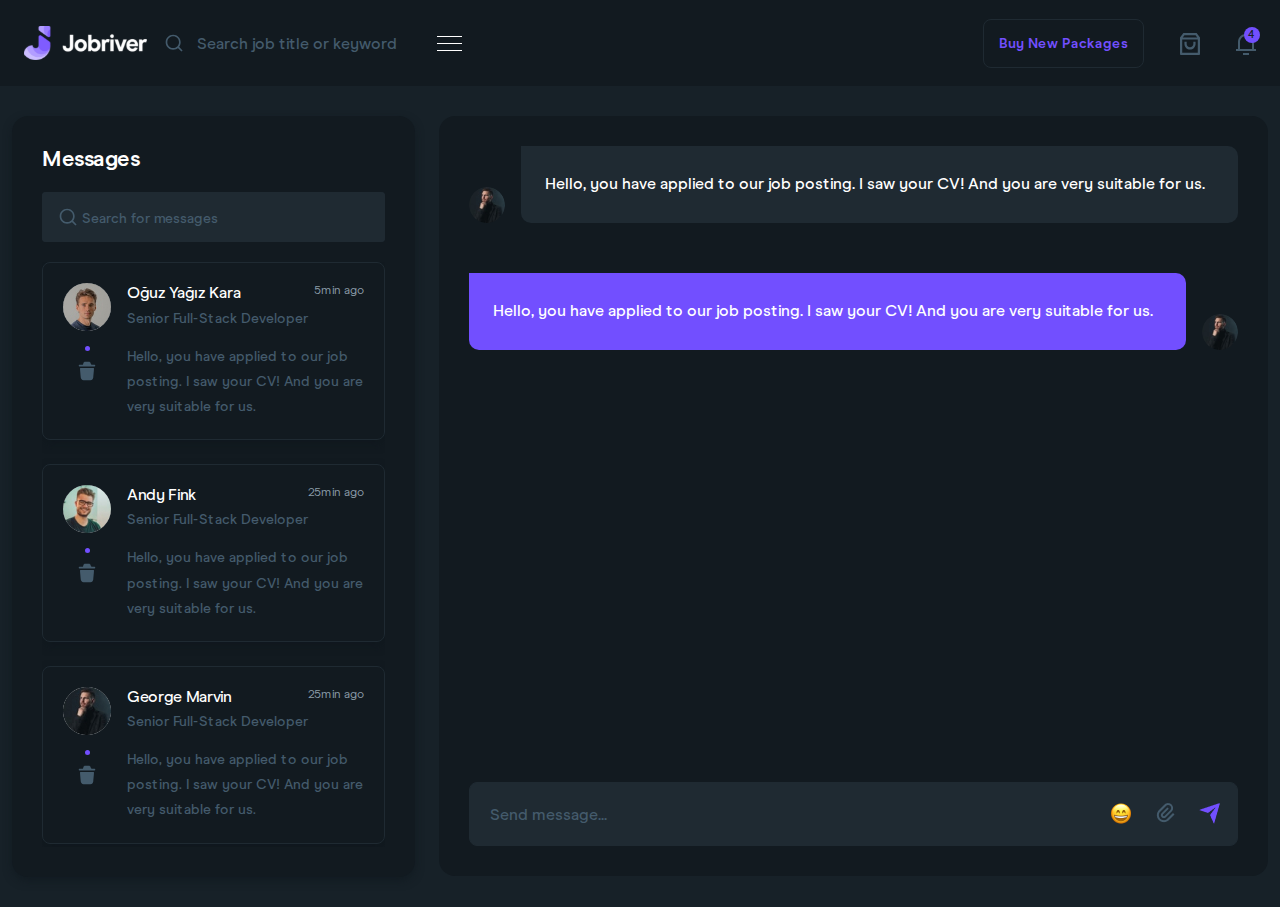
<file: chat.html>
<!doctype html>
<html lang="zxx">
    <head>
		<!-- Required meta tags -->
		<meta charset="utf-8">
		<meta name="viewport" content="width=device-width, initial-scale=1, shrink-to-fit=no">

		<!-- Bootstrap CSS --> 
		<link rel="stylesheet" href="assets/css/bootstrap.min.css">
		<!-- font-awesome-pro CSS --> 
		<link rel="stylesheet" href="assets/css/font-awesome-pro.css"> 
		<!-- Style CSS -->
		<link rel="stylesheet" href="assets/css/modern-era-font.css">
		<!-- Style CSS -->
		<link rel="stylesheet" href="assets/css/style.css">
		<!-- Responsive CSS -->
		<link rel="stylesheet" href="assets/css/responsive.css">

		<!-- Title -->
		<title>Dashboard HTML Template</title>
    </head>

    <body id="home" data-spy="scroll" data-offset="70" class="seo-body-color">
		<!-- Start Preloader -->
        <div class="loader">
            <div class="d-table">
                <div class="d-table-cell">
                    <div class="spinner"></div>
                </div>
            </div>
        </div>
        <!-- End Preloader -->

         <!-- Start Sidebar Menu Area -->
		<div class="sidebar-menu-area">
			<div class="post-job">
				<a href="#" class="default-btn opacity-btn">
					<img src="assets/img/icon/plush.svg" alt="plush">
					Post a New Job
				</a>
			</div>

			<ul class="sidebar-menu">
				<li>
					<a href="index.html">
						<img src="assets/img/icon/dashboard.svg" class="icon" alt="dashboard">
						<img src="assets/img/icon/dashboard-color.svg" class="icon color-icon" alt="dashboard">
						Dashboard
					</a>
				</li>
				<li>
					<a href="chat.html" class="active">
						<img src="assets/img/icon/chat.svg" class="icon" alt="chat">
						<img src="assets/img/icon/chat-color.svg" class="icon color-icon" alt="chat">
						<span class="count">+99</span>
						Chat
					</a>
				</li>
				<li>
					<a href="applications.html">
						<img src="assets/img/icon/applications.svg" class="icon" alt="applications">
						<img src="assets/img/icon/applications-color.svg" class="icon color-icon" alt="applications">
						Applications
					</a>
				</li>
				<li>
					<a href="jobs.html">
						<img src="assets/img/icon/job.svg" class="icon" alt="jobs">
						<img src="assets/img/icon/job-color.svg" class="icon color-icon" alt="jobs">
						My Jobs
					</a>
				</li>
				<li>
					<a href="#">
						<img src="assets/img/icon/payments.svg" class="icon" alt="payments">
						<img src="assets/img/icon/payments-color.svg" class="icon color-icon" alt="payments">
						Payments
					</a>
				</li>
				<li>
					<a href="profile.html">
						<img src="assets/img/icon/profile.svg" class="icon" alt="profile">
						<img src="assets/img/icon/profile-color.svg" class="icon color-icon" alt="profile">
						<span class="count">23</span>
						Profile
					</a>
				</li>
				<li>
					<a href="settings.html">
						<img src="assets/img/icon/settings.svg" class="icon" alt="settings">
						<img src="assets/img/icon/settings-color.svg" class="icon color-icon" alt="settings">
						Settings
					</a>
				</li>
			</ul>

			<div class="flex-grow-1"></div>

			<div class="logout">
				<a href="#" class="default-btn">
					<img src="assets/img/icon/logout.svg" alt="logout">
					Log Out
				</a>
			</div>
		</div>
        <!-- End Sidebar Menu Area -->

		<div class="header-area">
			<div class="container-fluid">
				<div class="row align-items-center">
					<div class="col-lg-6 col-md-6">
						<ul class="d-flex left-header-content align-items-center">
							<li>
								<a href="#" class="d-block">
									<img src="assets/img/logo.svg" alt="logo">
								</a>
							</li>
							<li>
								<form class="src-from">
									<input type="text" class="form-control" placeholder="Search job title or keyword">
									<img class="icon" src="assets/img/icon/search.svg" alt="search">
								</form>
							</li>
							<li>
								<div class="responsive-burger-menu">
									<span class="top-bar"></span>
									<span class="middle-bar"></span>
									<span class="bottom-bar"></span>
								</div>
							</li>
						</ul>
					</div>
					<div class="col-lg-6 col-md-6">
						<ul class="d-flex right-header-content justify-content-end align-items-center">
							<li>
								<a href="#" class="default-btn border-btn">
									Buy New Packages
								</a>
							</li>
							<li>
								<a href="#">
									<img src="assets/img/icon/cart.svg" alt="cart">
								</a>
							</li>
							<li>
								<a href="#">
									<img src="assets/img/icon/noti.svg" alt="noti">
									<span class="count">4</span>
								</a>
							</li>
						</ul>
					</div>
				</div>
			</div>
		</div>

        <!-- Start Dashboard Main Content Area -->
		<div class="dashboard-main-content">
			<div class="container-fluid">
				<div class="row">
					<div class="col-lg-4">
						<div class="chat-sidebar">
							<h3>Messages</h3>
							<form class="search-from">
								<input type="text" class="form-control" placeholder="Search for messages">
								<img class="search" src="assets/img/icon/search.svg" alt="search">
							</form>
	
							<ul>
								<li>
									<div class="d-flex">
										<div class="flex-shrink-0">
											<div class="online">
												<img class="rounded-circle" src="assets/img/chat-1.jpg" alt="chat-1">
											</div>
											<img class="delete" src="assets/img/delete.svg" alt="delete">
										</div>
										<div class="flex-grow-1 ms-3">
											<h3 class="d-flex justify-content-between">Oğuz Yağız Kara <span>5min ago</span></h3>
											<span class="sub">Senior Full-Stack Developer</span>
											<p>Hello, you have applied to our job posting. I saw your CV! And you are very suitable for us.</p>
										</div>
									</div>
								</li>
								<li>
									<div class="d-flex">
										<div class="flex-shrink-0">
											<div class="online">
												<img class="rounded-circle" src="assets/img/chat-2.jpg" alt="chat-2">
											</div>
											<img class="delete" src="assets/img/delete.svg" alt="delete">
										</div>
										<div class="flex-grow-1 ms-3">
											<h3 class="d-flex justify-content-between">Andy Fink <span>25min ago</span></h3>
											<span class="sub">Senior Full-Stack Developer</span>
											<p>Hello, you have applied to our job posting. I saw your CV! And you are very suitable for us.</p>
										</div>
									</div>
								</li>
								<li>
									<div class="d-flex">
										<div class="flex-shrink-0">
											<div class="online">
												<img class="rounded-circle" src="assets/img/chat-3.jpg" alt="chat-3">
											</div>
											<img class="delete" src="assets/img/delete.svg" alt="delete">
										</div>
										<div class="flex-grow-1 ms-3">
											<h3 class="d-flex justify-content-between">George Marvin <span>25min ago</span></h3>
											<span class="sub">Senior Full-Stack Developer</span>
											<p>Hello, you have applied to our job posting. I saw your CV! And you are very suitable for us.</p>
										</div>
									</div>
								</li>
								<li>
									<div class="d-flex">
										<div class="flex-shrink-0">
											<div class="online">
												<img class="rounded-circle" src="assets/img/chat-1.jpg" alt="chat-1">
											</div>
											<img class="delete" src="assets/img/delete.svg" alt="delete">
										</div>
										<div class="flex-grow-1 ms-3">
											<h3 class="d-flex justify-content-between">Oğuz Yağız Kara <span>5min ago</span></h3>
											<span class="sub">Senior Full-Stack Developer</span>
											<p>Hello, you have applied to our job posting. I saw your CV! And you are very suitable for us.</p>
										</div>
									</div>
								</li>
								<li>
									<div class="d-flex">
										<div class="flex-shrink-0">
											<div class="online">
												<img class="rounded-circle" src="assets/img/chat-2.jpg" alt="chat-2">
											</div>
											<img class="delete" src="assets/img/delete.svg" alt="delete">
										</div>
										<div class="flex-grow-1 ms-3">
											<h3 class="d-flex justify-content-between">Andy Fink <span>25min ago</span></h3>
											<span class="sub">Senior Full-Stack Developer</span>
											<p>Hello, you have applied to our job posting. I saw your CV! And you are very suitable for us.</p>
										</div>
									</div>
								</li>
								<li>
									<div class="d-flex">
										<div class="flex-shrink-0">
											<div class="online">
												<img class="rounded-circle" src="assets/img/chat-3.jpg" alt="chat-3">
											</div>
											<img class="delete" src="assets/img/delete.svg" alt="delete">
										</div>
										<div class="flex-grow-1 ms-3">
											<h3 class="d-flex justify-content-between">George Marvin <span>25min ago</span></h3>
											<span class="sub">Senior Full-Stack Developer</span>
											<p>Hello, you have applied to our job posting. I saw your CV! And you are very suitable for us.</p>
										</div>
									</div>
								</li>
							</ul>
						</div>
					</div>
					<div class="col-lg-8">
						<div class="chat-details">
							<ul class="chat-list">
								<li class="single-chat">
									<div class="d-flex align-items-end">
										<div class="flex-shrink-0">
											<img class="rounded-circle" src="assets/img/chat-4.png" alt="chat">
										</div>
										<div class="flex-grow-1 ms-3">
											  <p>Hello, you have applied to our job posting. I saw your CV! And you are very suitable for us.</p>
										</div>
									</div>
								</li>
								<li class="bg-724fff single-chat">
									<div class="d-flex align-items-end">
										<div class="flex-grow-1 me-3">
											  <p>Hello, you have applied to our job posting. I saw your CV! And you are very suitable for us.</p>
										</div>
										<div class="flex-shrink-0">
											<img class="rounded-circle" src="assets/img/chat-4.png" alt="chat">
										</div>
									</div>
								</li>
							</ul>

							<form class="chat-form">
								<input class="form-control" placeholder="Send message...">
								<ul>
									<li>
										<img src="assets/img/em.png" alt="em">
									</li>
									<li>
										<img src="assets/img/file.png" alt="file">
									</li>
									<li>
										<img src="assets/img/send.png" alt="send">
									</li>
								</ul>
							</form>
						</div>
					</div>
				</div>
			</div>
		</div>
        <!-- End Dashboard Main Content Area -->

        <!-- Jquery-3.5.1.Slim.Min.JS -->
        <script src="assets/js/jquery-3.5.1.slim.min.js"></script>
        <!-- Bootstrap JS -->
        <script src="assets/js/bootstrap.min.js"></script>
        <!-- Custom JS -->
		<script src="assets/js/custom.js"></script>
    </body>
</html>
</file>
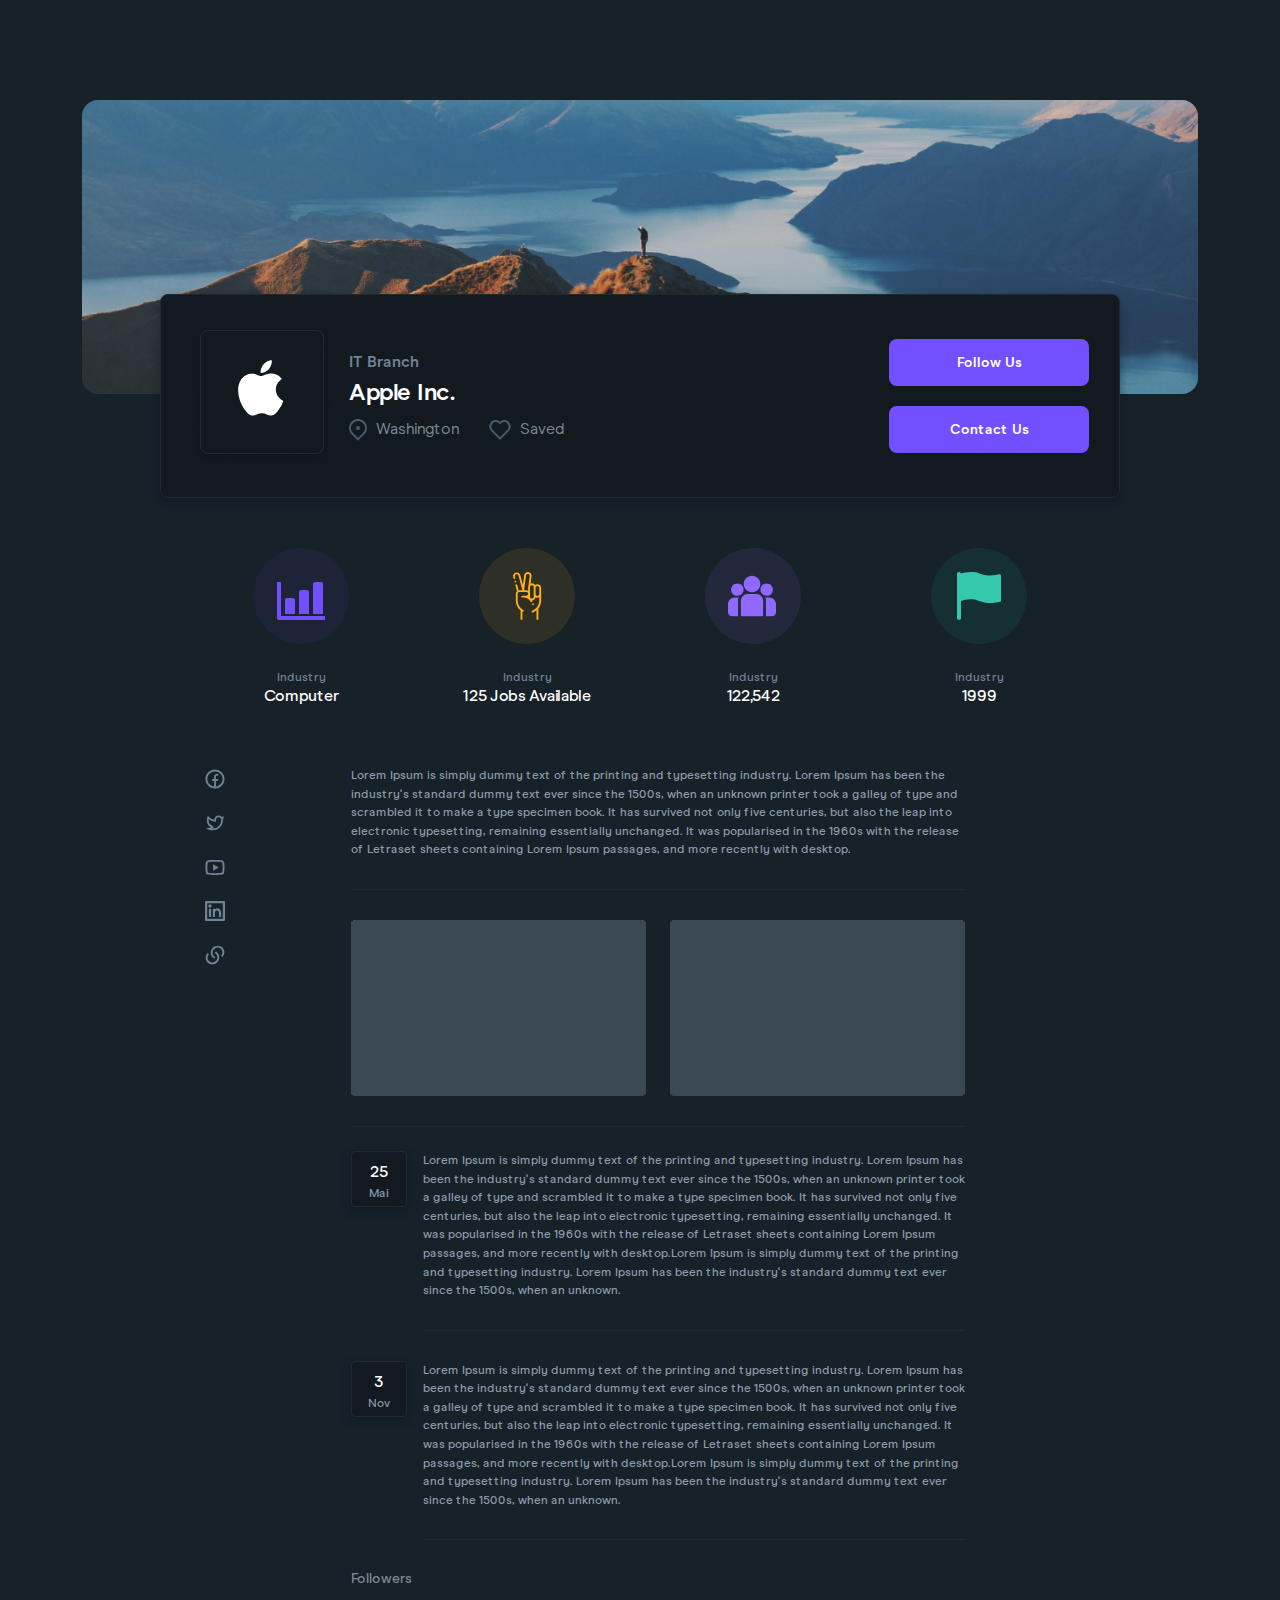
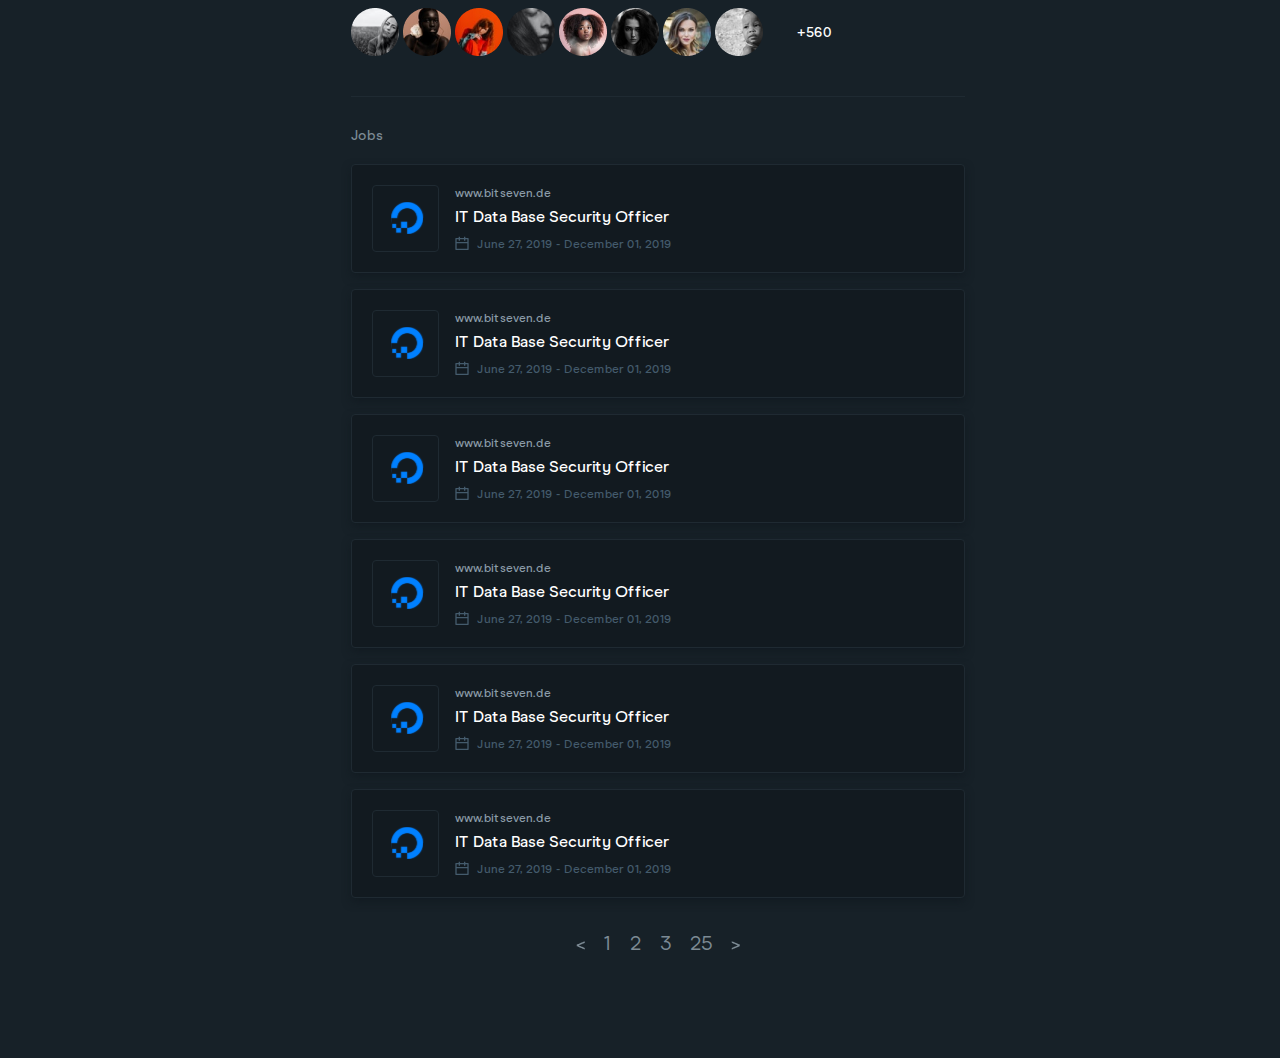
<file: company-profile.html>
<!doctype html>
<html lang="zxx">
    <head>
		<!-- Required meta tags -->
		<meta charset="utf-8">
		<meta name="viewport" content="width=device-width, initial-scale=1, shrink-to-fit=no">

		<!-- Bootstrap CSS --> 
		<link rel="stylesheet" href="assets/css/bootstrap.min.css">
		<!-- font-awesome-pro CSS --> 
		<link rel="stylesheet" href="assets/css/font-awesome-pro.css"> 
		<!-- Style CSS -->
		<link rel="stylesheet" href="assets/css/modern-era-font.css">
		<!-- Style CSS -->
		<link rel="stylesheet" href="assets/css/style.css">
		<!-- Responsive CSS -->
		<link rel="stylesheet" href="assets/css/responsive.css">

		<!-- Title -->
		<title>Dashboard HTML Template</title>
    </head>

    <body id="home" data-spy="scroll" data-offset="70" class="seo-body-color">
		<!-- Start Preloader -->
        <div class="loader">
            <div class="d-table">
                <div class="d-table-cell">
                    <div class="spinner"></div>
                </div>
            </div>
        </div>
        <!-- End Preloader -->

        <!-- Start User profile Area -->
		<div class="user-profile-area ptb-100">
			<div class="container">
				<div class="user-profile-content">
					<img class="cover" src="assets/img/cover-img.jpg" alt="cover-img">

					<div class="company-profile-info d-flex justify-content-between align-items-center">
						<div class="d-flex align-items-center">
							<img src="assets/img/apple.png" alt="apple">
							<div class="ms-3">
								<span class="it">IT Branch</span>
								<h3>Apple Inc.</h3>
								<ul class="d-flex align-items-center">
									<li>
										<img src="assets/img/location.svg" alt="location">
										<span>Washington</span>
									</li>
									<li>
										<img src="assets/img/heart-icon.svg" alt="heart">
										<span>Saved</span>
									</li>
								</ul>
							</div>
						</div>

						<div class="connect-btn">
							<button class="default-btn">Follow Us</button>
							
							<div>
								<a href="#" class="default-btn mb-0">Contact Us</a>
							</div>
						</div>
					</div>
					
					<div class="mt-30 single-chart-wrapper">
						<div class="row">
							<div class="col-lg-3 col-sm-6">
								<div class="single-chart-card">
									<img src="assets/img/single-chart-card-1.svg" alt="single-chart-card-1">
									<span>Industry</span>
									<h3>Computer</h3>
								</div>
							</div>
							<div class="col-lg-3 col-sm-6">
								<div class="single-chart-card">
									<img src="assets/img/single-chart-card-2.svg" alt="single-chart-card-1">
									<span>Industry</span>
									<h3>125 Jobs Available</h3>
								</div>
							</div>
							<div class="col-lg-3 col-sm-6">
								<div class="single-chart-card">
									<img src="assets/img/single-chart-card-3.svg" alt="single-chart-card-1">
									<span>Industry</span>
									<h3>122,542</h3>
								</div>
							</div>
							<div class="col-lg-3 col-sm-6">
								<div class="single-chart-card">
									<img src="assets/img/single-chart-card-4.svg" alt="single-chart-card-1">
									<span>Industry</span>
									<h3>1999</h3>
								</div>
							</div>
						</div>
					</div>

					<div class="user-profile-wrapper">
						<div class="d-flex user-d-block">
							<div class="flex-shrink-0 profile-img top-0">
								<ul class="social-link text-center">
									<li>
										<a href="#">
											<img src="assets/img/facebook.svg" alt="facebook">
										</a>
									</li>
									<li>
										<a href="#">
											<img src="assets/img/twitter.svg" alt="facebook">
										</a>
									</li>
									<li>
										<a href="#">
											<img src="assets/img/youtube.svg" alt="youtube">
										</a>
									</li>
									<li>
										<a href="#">
											<img src="assets/img/linkdin.svg" alt="linkdin">
										</a>
									</li>
									<li>
										<a href="#">
											<img src="assets/img/link.svg" alt="link">
										</a>
									</li>
								</ul>
							</div>

							<div class="summary-wrapper m-auto">
								<div class="flex-grow-1 ms-3 mt-30">
									<p>Lorem Ipsum is simply dummy text of the printing and typesetting industry. Lorem Ipsum has been the industry's standard dummy text ever since the 1500s, when an unknown printer took a galley of type and scrambled it to make a type specimen book. It has survived not only five centuries, but also the leap into electronic typesetting, remaining essentially unchanged. It was popularised in the 1960s with the release of Letraset sheets containing Lorem Ipsum passages, and more recently with desktop.</p>
		
									<div class="profile-det">
										<div class="row">
											<div class="col-lg-6 col-sm-6">
												<img src="assets/img/det.jpg" alt="">
											</div>
											<div class="col-lg-6 col-sm-6">
												<img src="assets/img/det.jpg" alt="">
											</div>
										</div>
									</div>
									
									<div class="vuts">
										<div class="d-flex align-items-start">
											<div class="flex-shrink-0">
												<h3>25 <br><span>Mai</span></h3>
											</div>
											
											<div class="flex-grow-1 ms-3">
												<p>Lorem Ipsum is simply dummy text of the printing and typesetting industry. Lorem Ipsum has been the industry's standard dummy text ever since the 1500s, when an unknown printer took a galley of type and scrambled it to make a type specimen book. It has survived not only five centuries, but also the leap into electronic typesetting, remaining essentially unchanged. It was popularised in the 1960s with the release of Letraset sheets containing Lorem Ipsum passages, and more recently with desktop.Lorem Ipsum is simply dummy text of the printing and typesetting industry. Lorem Ipsum has been the industry's standard dummy text ever since the 1500s, when an unknown.</p>
											</div>
										</div>
										<div class="d-flex align-items-start">
											<div class="flex-shrink-0">
												<h3>3 <br><span>Nov</span></h3>
											</div>
											
											<div class="flex-grow-1 ms-3">
												<p>Lorem Ipsum is simply dummy text of the printing and typesetting industry. Lorem Ipsum has been the industry's standard dummy text ever since the 1500s, when an unknown printer took a galley of type and scrambled it to make a type specimen book. It has survived not only five centuries, but also the leap into electronic typesetting, remaining essentially unchanged. It was popularised in the 1960s with the release of Letraset sheets containing Lorem Ipsum passages, and more recently with desktop.Lorem Ipsum is simply dummy text of the printing and typesetting industry. Lorem Ipsum has been the industry's standard dummy text ever since the 1500s, when an unknown.</p>
											</div>
										</div>
									</div>

									<div class="experience-wrap">
										<h6>Followers</h6>
		
										<ul class="friends-list d-flex p-0 m-0 list-unlisted align-items-center">
											<li class="me-1">
												<a href="#">
													<img src="assets/img/friend-1.png" alt="friend">
												</a>
											</li>
											<li class="me-1">
												<a href="#">
													<img src="assets/img/friend-2.png" alt="friend">
												</a>
											</li>
											<li class="me-1">
												<a href="#">
													<img src="assets/img/friend-3.png" alt="friend">
												</a>
											</li>
											<li class="me-1">
												<a href="#">
													<img src="assets/img/friend-4.png" alt="friend">
												</a>
											</li>
											<li class="me-1">
												<a href="#">
													<img src="assets/img/friend-5.png" alt="friend">
												</a>
											</li>
											<li class="me-1">
												<a href="#">
													<img src="assets/img/friend-6.png" alt="friend">
												</a>
											</li>
											<li class="me-1">
												<a href="#">
													<img src="assets/img/friend-7.png" alt="friend">
												</a>
											</li>
											<li class="me-1">
												<a href="#">
													<img src="assets/img/friend-8.png" alt="friend">
												</a>
											</li>
											<li class="me-1 friend-count whit">
												<span>+560</span>
											</li>
										</ul>
									</div>
		
									<div class="experience-wrap mb-0 pb-0 border-0">
										<h6>Jobs</h6>
		
										<ul class="experience-list">
											<li class="single-experience d-flex align-items-center">
												<img src="assets/img/it-logo.svg" alt="it-logo">
												<div class="ms-3">
													<span class="site">www.bitseven.de</span>
													<h4>IT Data Base Security Officer</h4>
													<p class="mb-0 pb-0"><img src="assets/img/calander.svg" alt=""> June 27, 2019 - December 01, 2019</p>
												</div>
											</li>
		
											<li class="single-experience d-flex align-items-center">
												<img src="assets/img/it-logo.svg" alt="it-logo">
												<div class="ms-3">
													<span class="site">www.bitseven.de</span>
													<h4>IT Data Base Security Officer</h4>
													<p class="mb-0 pb-0"><img src="assets/img/calander.svg" alt=""> June 27, 2019 - December 01, 2019</p>
												</div>
											</li>
		
											<li class="single-experience d-flex align-items-center">
												<img src="assets/img/it-logo.svg" alt="it-logo">
												<div class="ms-3">
													<span class="site">www.bitseven.de</span>
													<h4>IT Data Base Security Officer</h4>
													<p class="mb-0 pb-0"><img src="assets/img/calander.svg" alt=""> June 27, 2019 - December 01, 2019</p>
												</div>
											</li>

											<li class="single-experience d-flex align-items-center">
												<img src="assets/img/it-logo.svg" alt="it-logo">
												<div class="ms-3">
													<span class="site">www.bitseven.de</span>
													<h4>IT Data Base Security Officer</h4>
													<p class="mb-0 pb-0"><img src="assets/img/calander.svg" alt=""> June 27, 2019 - December 01, 2019</p>
												</div>
											</li>
		
											<li class="single-experience d-flex align-items-center">
												<img src="assets/img/it-logo.svg" alt="it-logo">
												<div class="ms-3">
													<span class="site">www.bitseven.de</span>
													<h4>IT Data Base Security Officer</h4>
													<p class="mb-0 pb-0"><img src="assets/img/calander.svg" alt=""> June 27, 2019 - December 01, 2019</p>
												</div>
											</li>
		
											<li class="single-experience d-flex align-items-center">
												<img src="assets/img/it-logo.svg" alt="it-logo">
												<div class="ms-3">
													<span class="site">www.bitseven.de</span>
													<h4>IT Data Base Security Officer</h4>
													<p class="mb-0 pb-0"><img src="assets/img/calander.svg" alt=""> June 27, 2019 - December 01, 2019</p>
												</div>
											</li>
										</ul>

										<ul class="paginetion-wrap">
											<li>
												<a href="#">
													<img src="assets/img/left.png" alt="left">
												</a>
											</li>
											<li>
												<a href="#">1</a>
											</li>
											<li>
												<a href="#">2</a>
											</li>
											<li>
												<a href="#">3</a>
											</li>
											<li>
												<a href="#">25</a>
											</li>
											<li>
												<a href="#">
													<img src="assets/img/right.png" alt="left">
												</a>
											</li>
										</ul>
									</div>
								</div>
							</div>
						</div>
					</div>
				</div>
			</div>
		</div>
        <!-- End User profile Area -->

        <!-- Jquery-3.5.1.Slim.Min.JS -->
        <script src="assets/js/jquery-3.5.1.slim.min.js"></script>
        <!-- Bootstrap JS -->
        <script src="assets/js/bootstrap.min.js"></script>
        <!-- Custom JS -->
		<script src="assets/js/custom.js"></script>
    </body>
</html>
</file>
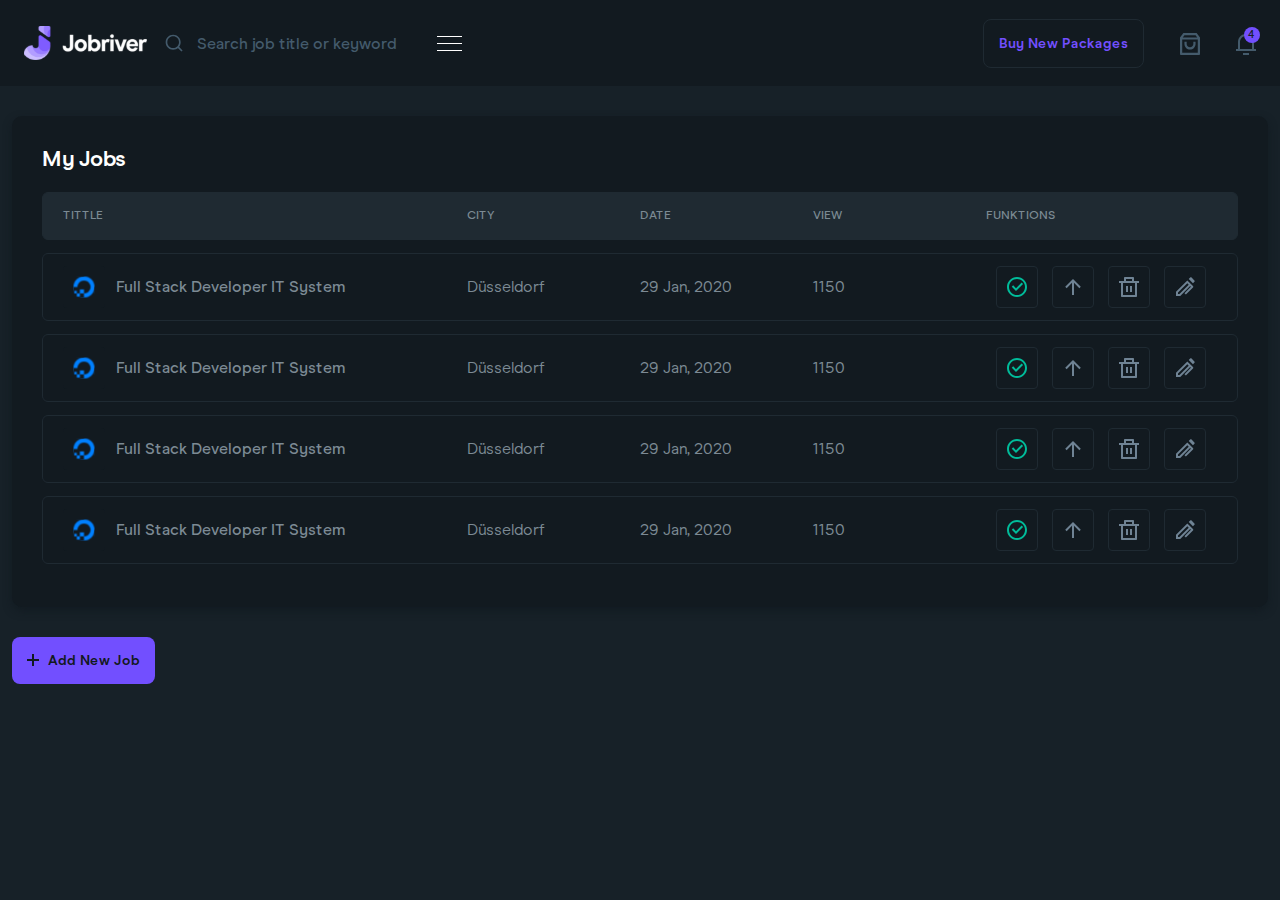
<file: jobs.html>
<!doctype html>
<html lang="zxx">
    <head>
		<!-- Required meta tags -->
		<meta charset="utf-8">
		<meta name="viewport" content="width=device-width, initial-scale=1, shrink-to-fit=no">

		<!-- Bootstrap CSS --> 
		<link rel="stylesheet" href="assets/css/bootstrap.min.css">
		<!-- font-awesome-pro CSS --> 
		<link rel="stylesheet" href="assets/css/font-awesome-pro.css"> 
		<!-- Style CSS -->
		<link rel="stylesheet" href="assets/css/modern-era-font.css">
		<!-- Style CSS -->
		<link rel="stylesheet" href="assets/css/style.css">
		<!-- Responsive CSS -->
		<link rel="stylesheet" href="assets/css/responsive.css">

		<!-- Title -->
		<title>Dashboard HTML Template</title>
    </head>

    <body id="home" data-spy="scroll" data-offset="70" class="seo-body-color">
		<!-- Start Preloader -->
        <div class="loader">
            <div class="d-table">
                <div class="d-table-cell">
                    <div class="spinner"></div>
                </div>
            </div>
        </div>
        <!-- End Preloader -->

         <!-- Start Sidebar Menu Area -->
		<div class="sidebar-menu-area">
			<div class="post-job">
				<a href="#" class="default-btn opacity-btn">
					<img src="assets/img/icon/plush.svg" alt="plush">
					Post a New Job
				</a>
			</div>

			<ul class="sidebar-menu">
				<li>
					<a href="index.html">
						<img src="assets/img/icon/dashboard.svg" class="icon" alt="dashboard">
						<img src="assets/img/icon/dashboard-color.svg" class="icon color-icon" alt="dashboard">
						Dashboard
					</a>
				</li>
				<li>
					<a href="chat.html">
						<img src="assets/img/icon/chat.svg" class="icon" alt="chat">
						<img src="assets/img/icon/chat-color.svg" class="icon color-icon" alt="chat">
						<span class="count">+99</span>
						Chat
					</a>
				</li>
				<li>
					<a href="applications.html">
						<img src="assets/img/icon/applications.svg" class="icon" alt="applications">
						<img src="assets/img/icon/applications-color.svg" class="icon color-icon" alt="applications">
						Applications
					</a>
				</li>
				<li>
					<a href="jobs.html" class="active">
						<img src="assets/img/icon/job.svg" class="icon" alt="jobs">
						<img src="assets/img/icon/job-color.svg" class="icon color-icon" alt="jobs">
						My Jobs
					</a>
				</li>
				<li>
					<a href="#">
						<img src="assets/img/icon/payments.svg" class="icon" alt="payments">
						<img src="assets/img/icon/payments-color.svg" class="icon color-icon" alt="payments">
						Payments
					</a>
				</li>
				<li>
					<a href="profile.html">
						<img src="assets/img/icon/profile.svg" class="icon" alt="profile">
						<img src="assets/img/icon/profile-color.svg" class="icon color-icon" alt="profile">
						<span class="count">23</span>
						Profile
					</a>
				</li>
				<li>
					<a href="settings.html">
						<img src="assets/img/icon/settings.svg" class="icon" alt="settings">
						<img src="assets/img/icon/settings-color.svg" class="icon color-icon" alt="settings">
						Settings
					</a>
				</li>
			</ul>

			<div class="flex-grow-1"></div>

			<div class="logout">
				<a href="#" class="default-btn">
					<img src="assets/img/icon/logout.svg" alt="logout">
					Log Out
				</a>
			</div>
		</div>
        <!-- End Sidebar Menu Area -->

		<div class="header-area">
			<div class="container-fluid">
				<div class="row align-items-center">
					<div class="col-lg-6 col-md-6">
						<ul class="d-flex left-header-content align-items-center">
							<li>
								<a href="#" class="d-block">
									<img src="assets/img/logo.svg" alt="logo">
								</a>
							</li>
							<li>
								<form class="src-from">
									<input type="text" class="form-control" placeholder="Search job title or keyword">
									<img class="icon" src="assets/img/icon/search.svg" alt="search">
								</form>
							</li>
							<li>
								<div class="responsive-burger-menu">
									<span class="top-bar"></span>
									<span class="middle-bar"></span>
									<span class="bottom-bar"></span>
								</div>
							</li>
						</ul>
					</div>
					<div class="col-lg-6 col-md-6">
						<ul class="d-flex right-header-content justify-content-end align-items-center">
							<li>
								<a href="#" class="default-btn border-btn">
									Buy New Packages
								</a>
							</li>
							<li>
								<a href="#">
									<img src="assets/img/icon/cart.svg" alt="cart">
								</a>
							</li>
							<li>
								<a href="#">
									<img src="assets/img/icon/noti.svg" alt="noti">
									<span class="count">4</span>
								</a>
							</li>
						</ul>
					</div>
				</div>
			</div>
		</div>

        <!-- Start Dashboard Main Content Area -->
		<div class="dashboard-main-content">
			<div class="container-fluid">
				<div class="applications-content">
					<h3>My Jobs</h3>
					<div class="job_list">
						<ul class="job_list_title">
							<li class="jt1">
								<p>TITTLE</p>
							</li>
							<li class="jt2">
								<p>CITY</p>
							</li>
							<li class="jt3">
								<p>DATE</p>
							</li>
							<li class="jt4">
								<p>VIEW</p>
							</li>
							<li class="jt5">
								<p>FUNKTIONS</p>
							</li>
						</ul>
						<ul class="job_blk">
							<li class="jt1">
								<i>
									<img src="assets/img/brand-5.svg" alt="">
								</i>
								<p> Full Stack Developer IT System</p>
							</li>
							<li class="jt2">Düsseldorf</li>
							<li class="jt3">29 Jan, 2020</li>
							<li class="jt4">1150</li>
							<li class="jt5">
								<div class="fun_btn">
									<a href="#"><img src="assets/img/check.svg" alt="check"></a>
									<a href="#"><img src="assets/img/up.svg" alt="up"></a>
									<a href="#"><img src="assets/img/remove.svg" alt="remove"></a>
									<a href="#"><img src="assets/img/pan.svg" alt="pan"></a>
								</div>
							</li>
						</ul>
						<ul class="job_blk">
							<li class="jt1">
								<i>
									<img src="assets/img/brand-5.svg" alt="">
								</i>
								<p> Full Stack Developer IT System</p>
							</li>
							<li class="jt2">Düsseldorf</li>
							<li class="jt3">29 Jan, 2020</li>
							<li class="jt4">1150</li>
							<li class="jt5">
								<div class="fun_btn">
									<a href="#"><img src="assets/img/check.svg" alt="check"></a>
									<a href="#"><img src="assets/img/up.svg" alt="up"></a>
									<a href="#"><img src="assets/img/remove.svg" alt="remove"></a>
									<a href="#"><img src="assets/img/pan.svg" alt="pan"></a>
								</div>
							</li>
						</ul>
						<ul class="job_blk">
							<li class="jt1">
								<i>
									<img src="assets/img/brand-5.svg" alt="">
								</i>
								<p> Full Stack Developer IT System</p>
							</li>
							<li class="jt2">Düsseldorf</li>
							<li class="jt3">29 Jan, 2020</li>
							<li class="jt4">1150</li>
							<li class="jt5">
								<div class="fun_btn">
									<a href="#"><img src="assets/img/check.svg" alt="check"></a>
									<a href="#"><img src="assets/img/up.svg" alt="up"></a>
									<a href="#"><img src="assets/img/remove.svg" alt="remove"></a>
									<a href="#"><img src="assets/img/pan.svg" alt="pan"></a>
								</div>
							</li>
						</ul>
						<ul class="job_blk">
							<li class="jt1">
								<i>
									<img src="assets/img/brand-5.svg" alt="">
								</i>
								<p> Full Stack Developer IT System</p>
							</li>
							<li class="jt2">Düsseldorf</li>
							<li class="jt3">29 Jan, 2020</li>
							<li class="jt4">1150</li>
							<li class="jt5">
								<div class="fun_btn">
									<a href="#"><img src="assets/img/check.svg" alt="check"></a>
									<a href="#"><img src="assets/img/up.svg" alt="up"></a>
									<a href="#"><img src="assets/img/remove.svg" alt="remove"></a>
									<a href="#"><img src="assets/img/pan.svg" alt="pan"></a>
								</div>
							</li>
						</ul>
						
					</div>
					
				</div>

				<div class="mt-30"></div>

				<button class="default-btn">
					<img src="assets/img/plush.png" alt="plush">
					Add New Job
				</button>
			</div>
		</div>
        <!-- End Dashboard Main Content Area -->

        <!-- Jquery-3.5.1.Slim.Min.JS -->
        <script src="assets/js/jquery-3.5.1.slim.min.js"></script>
        <!-- Bootstrap JS -->
        <script src="assets/js/bootstrap.min.js"></script>
        <!-- Custom JS -->
		<script src="assets/js/custom.js"></script>
    </body>
</html>
</file>
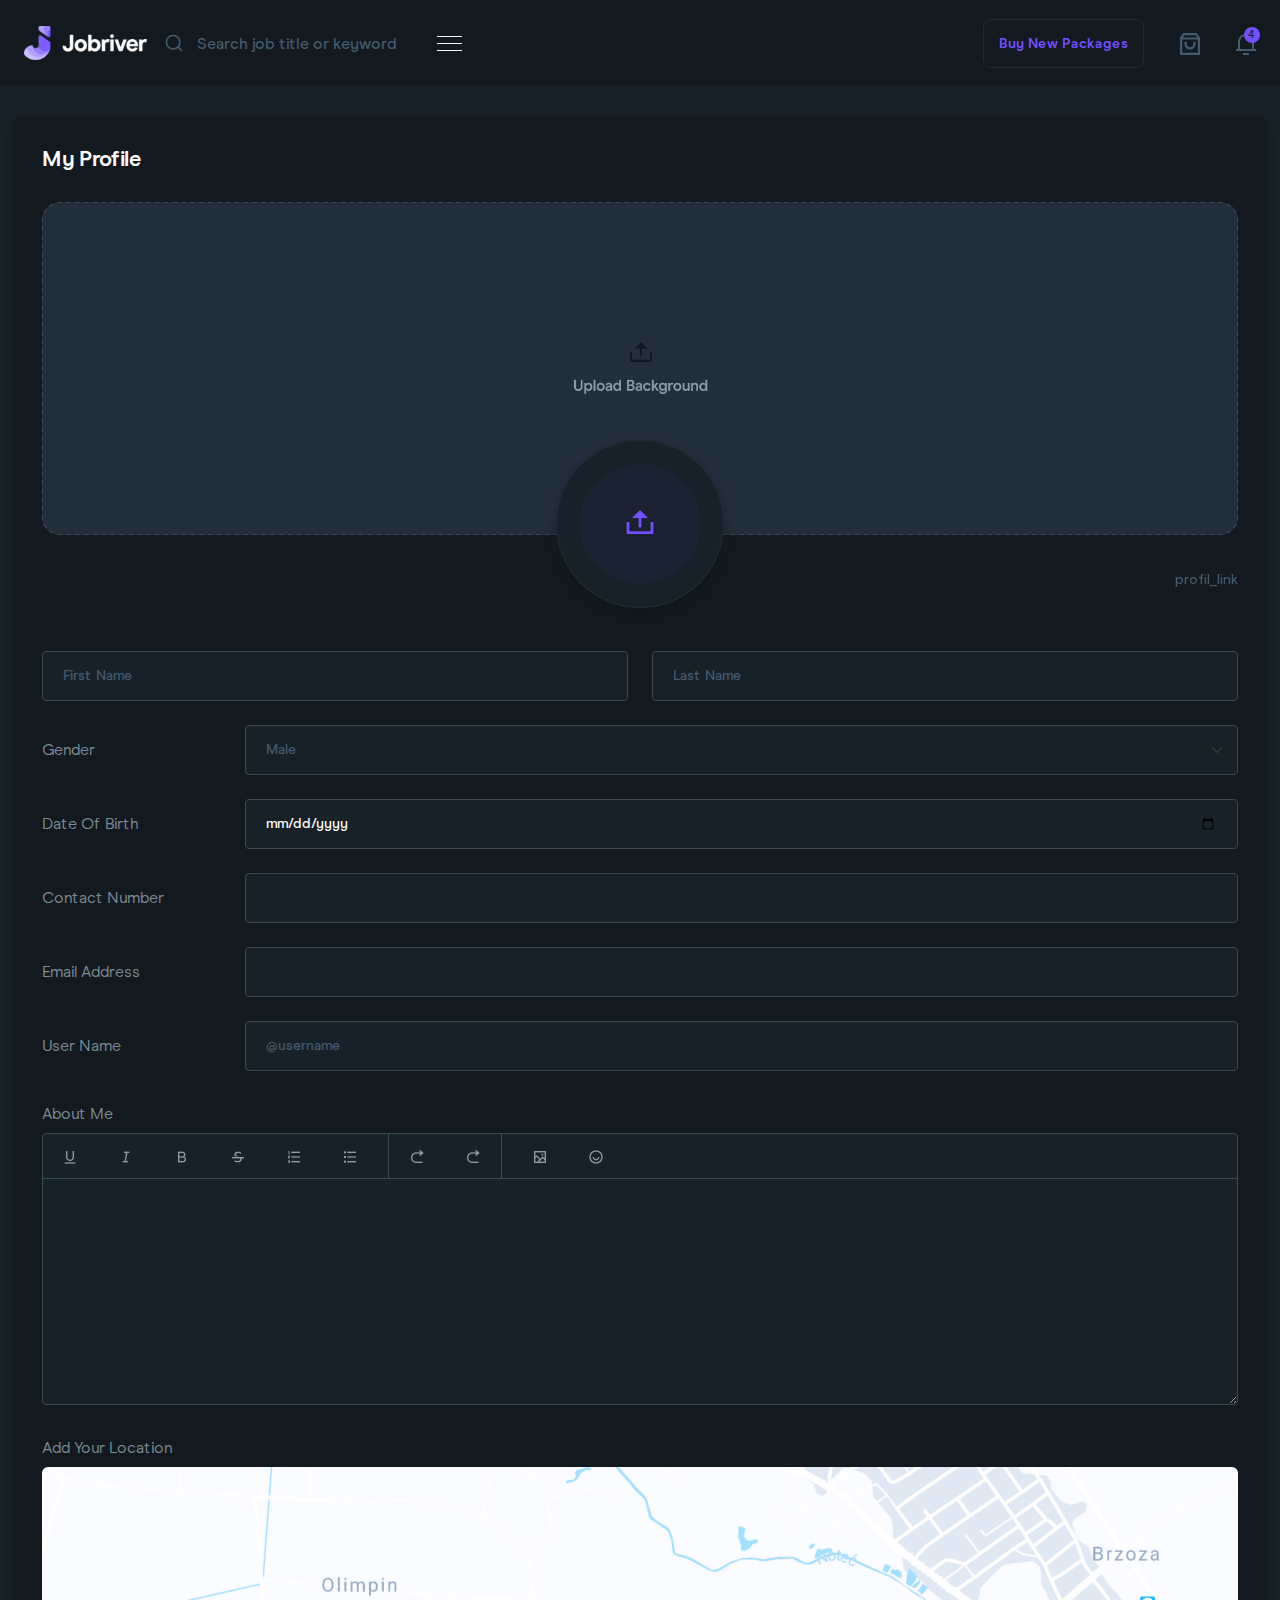
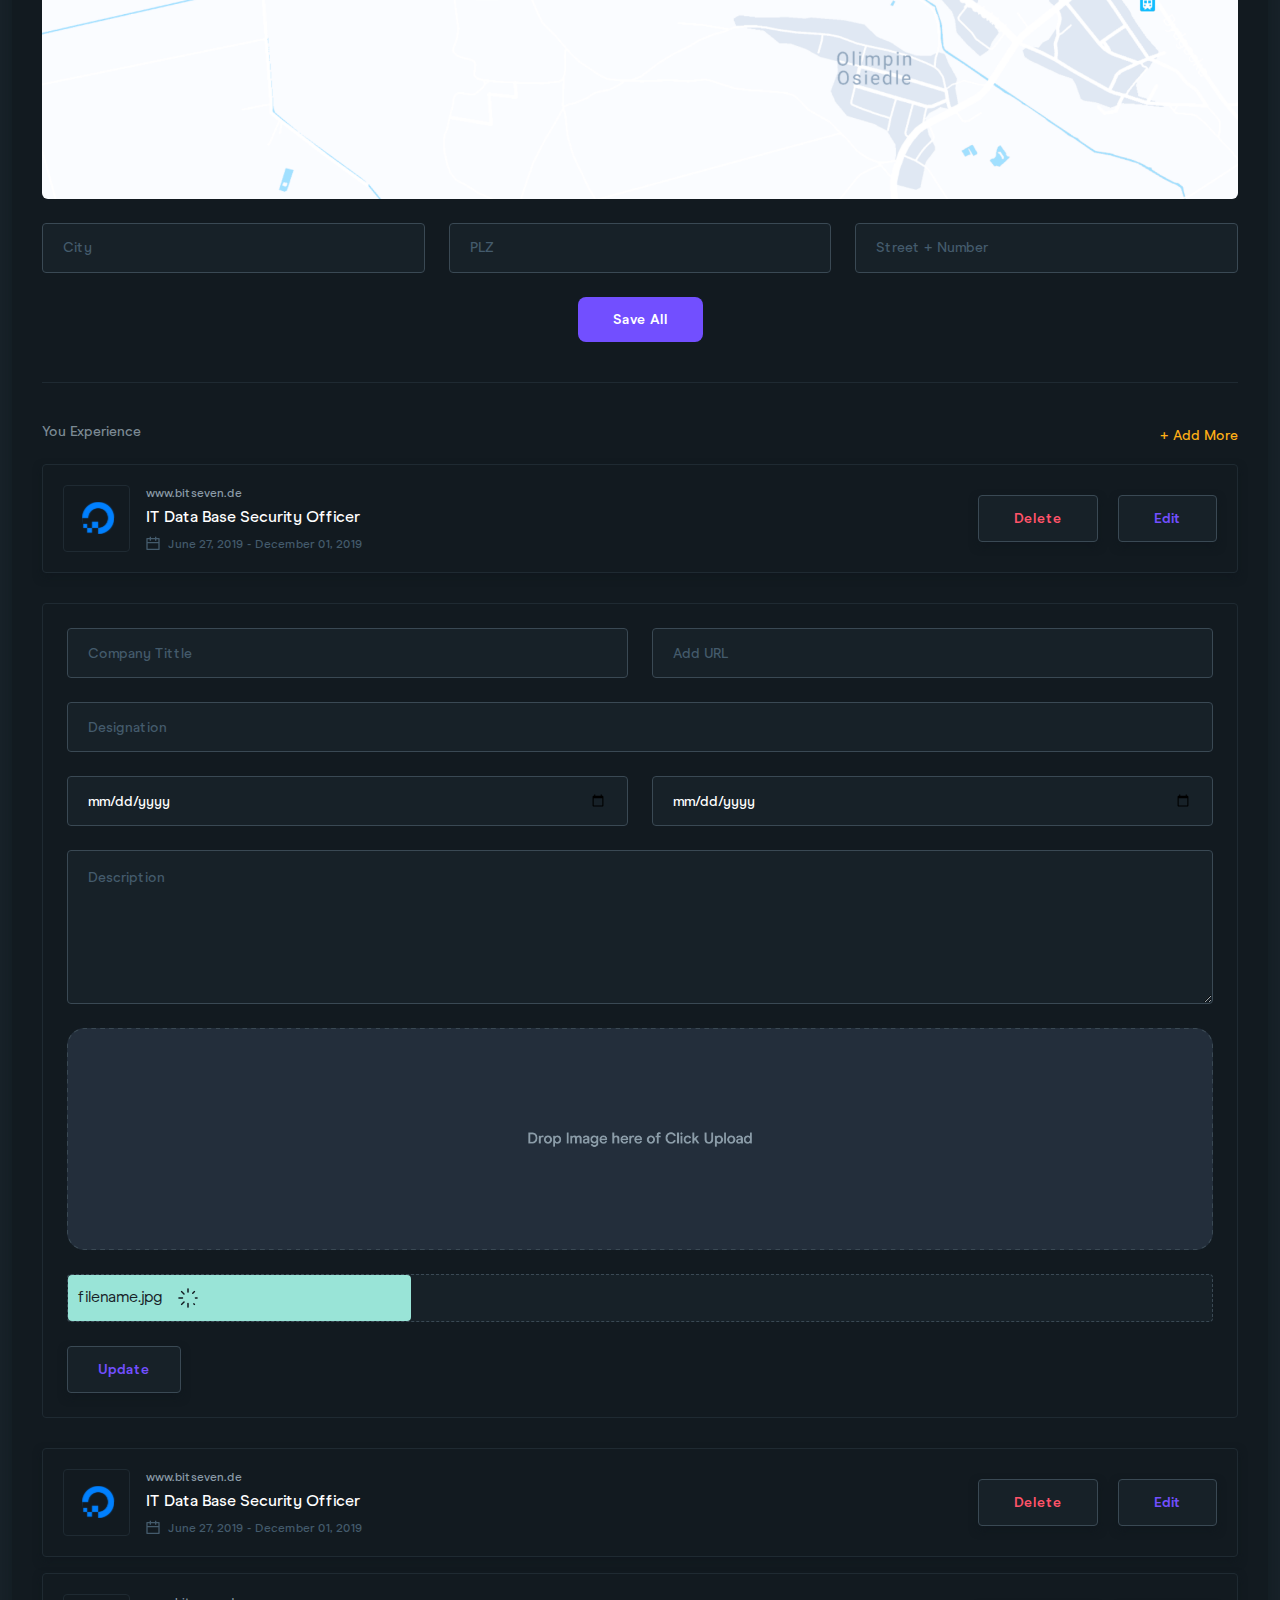
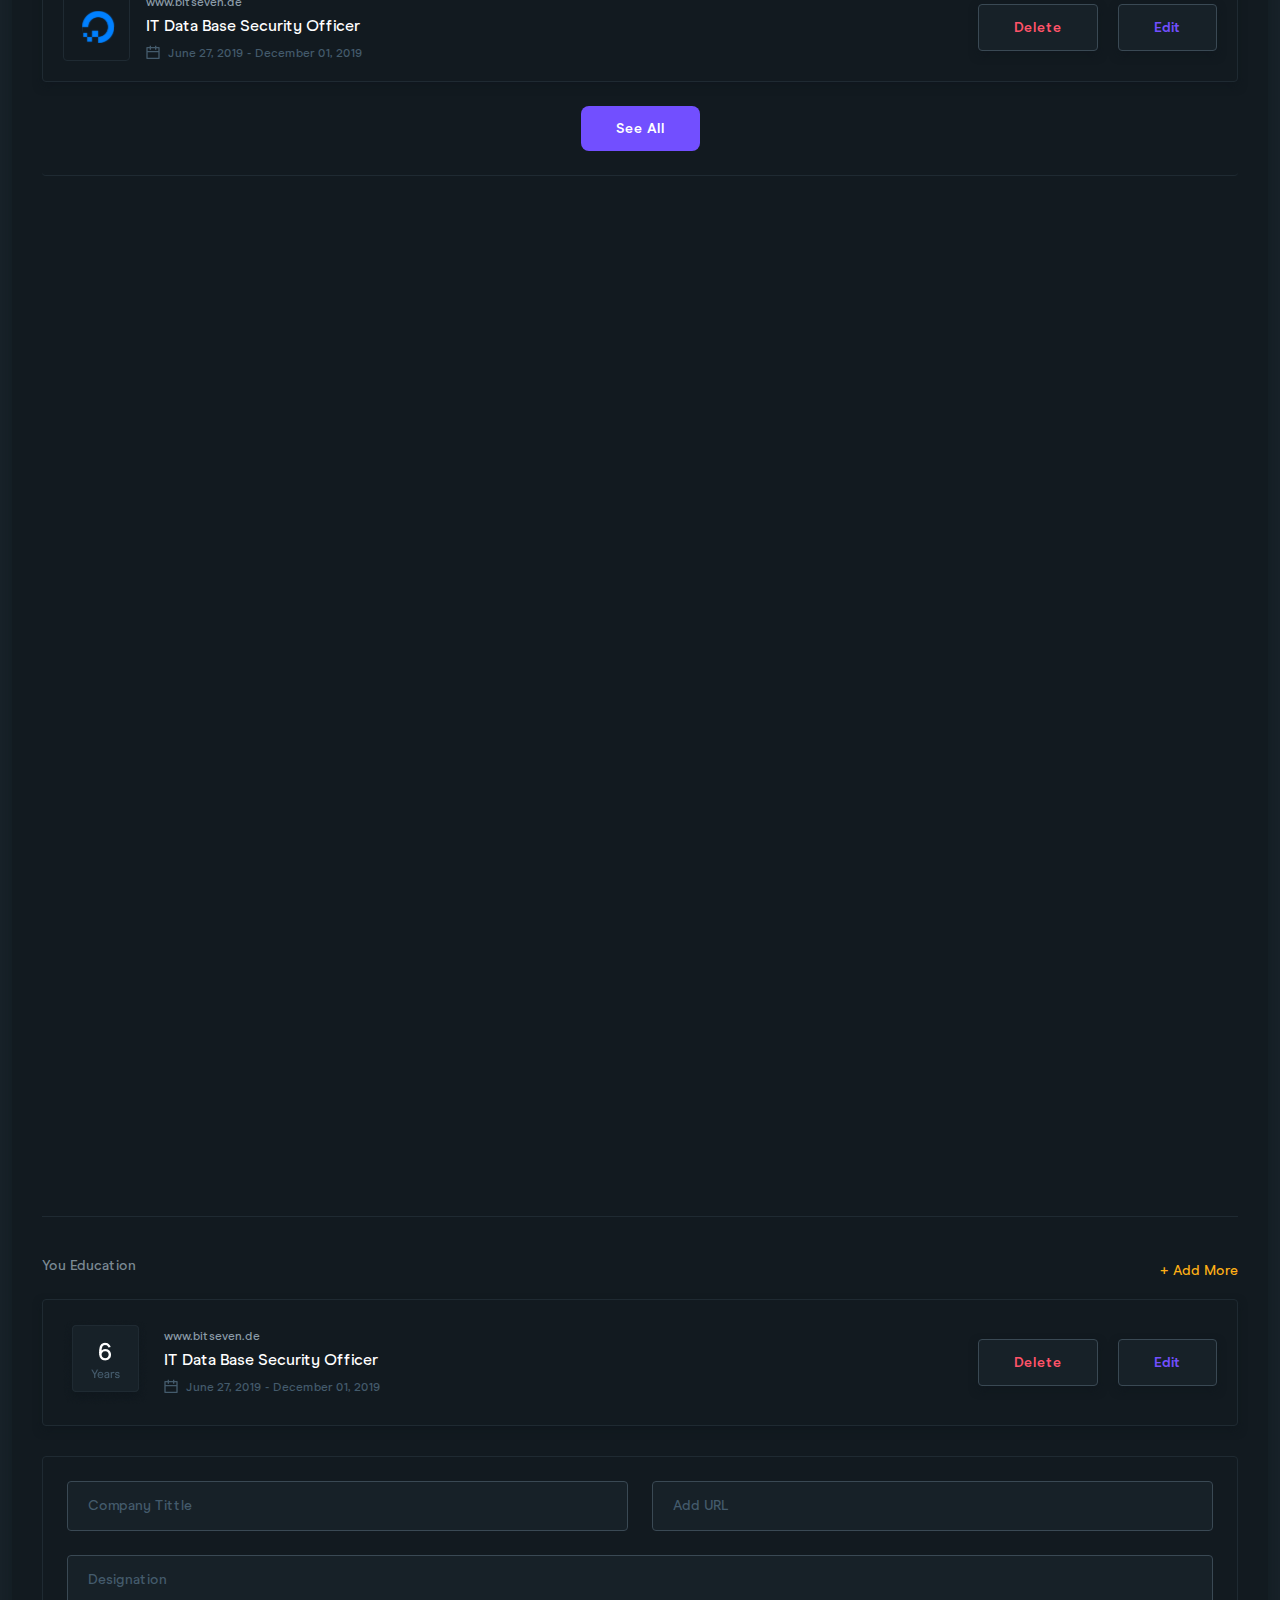
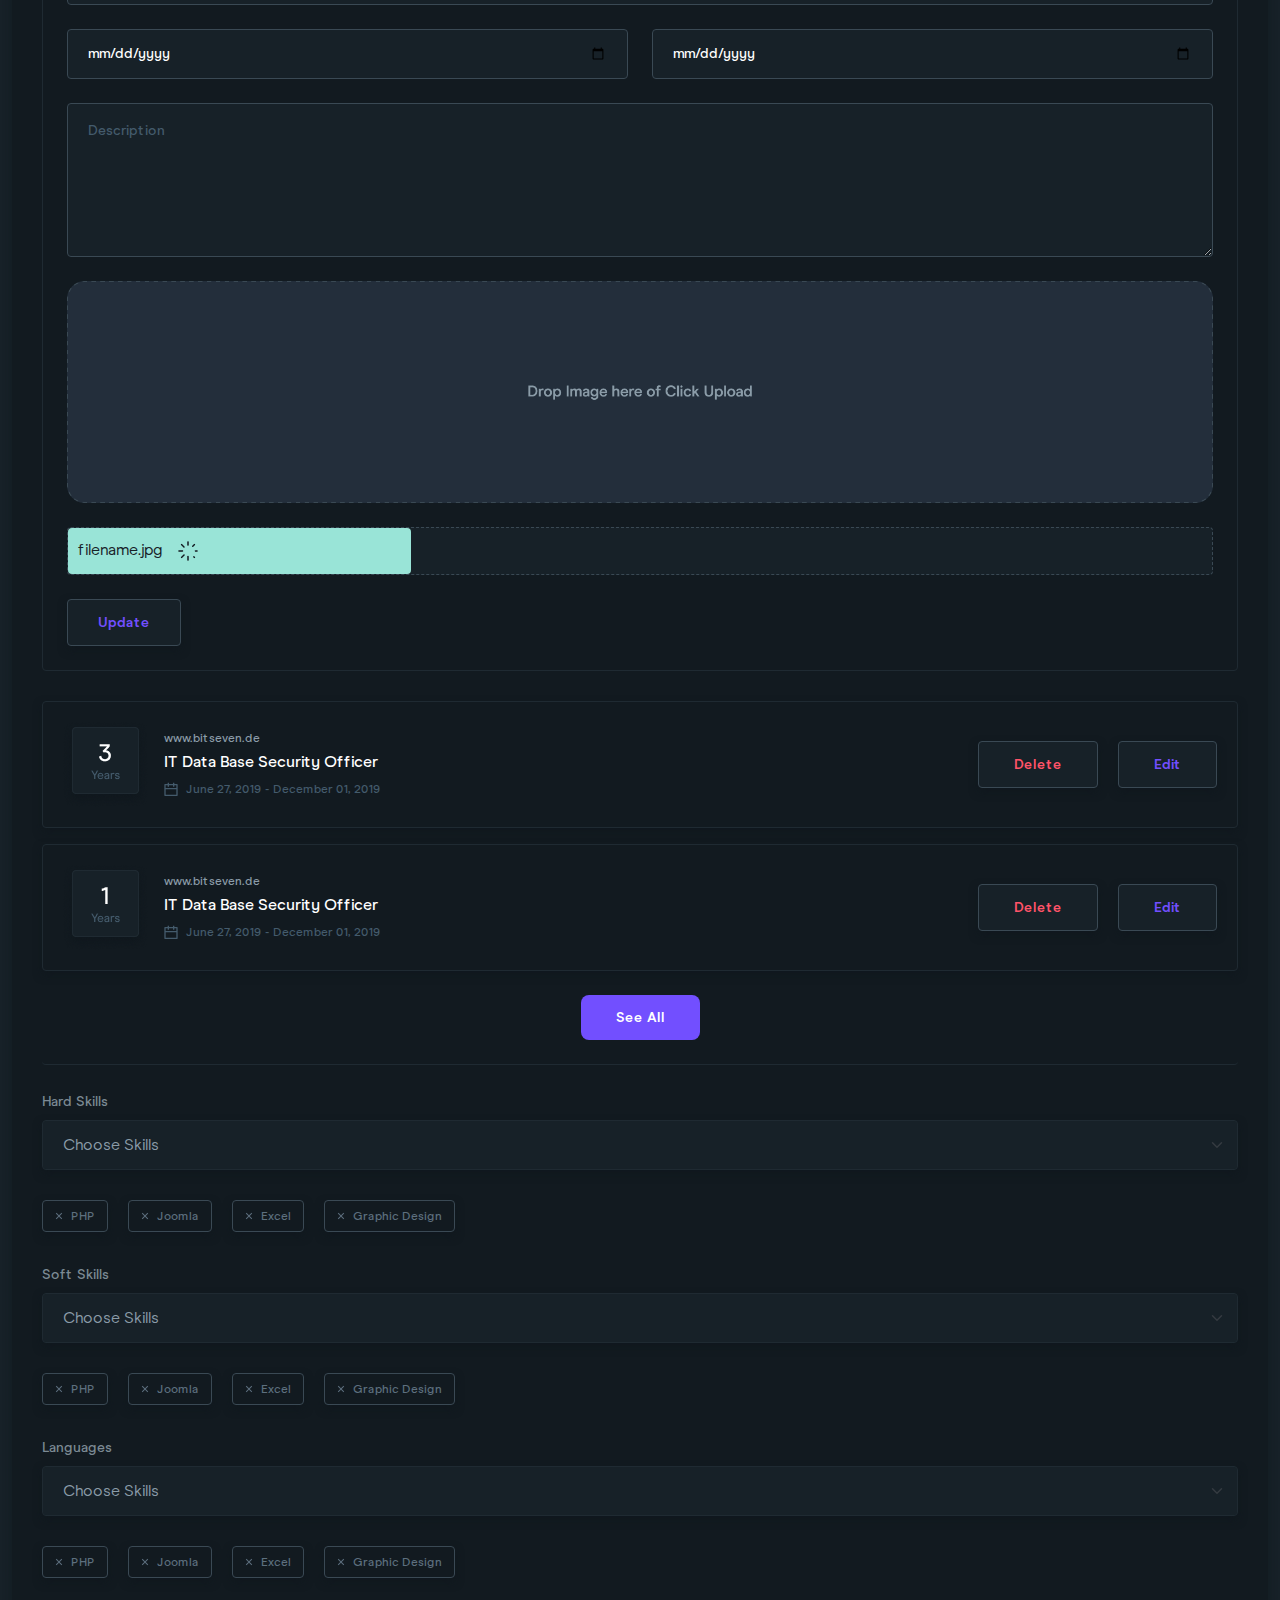
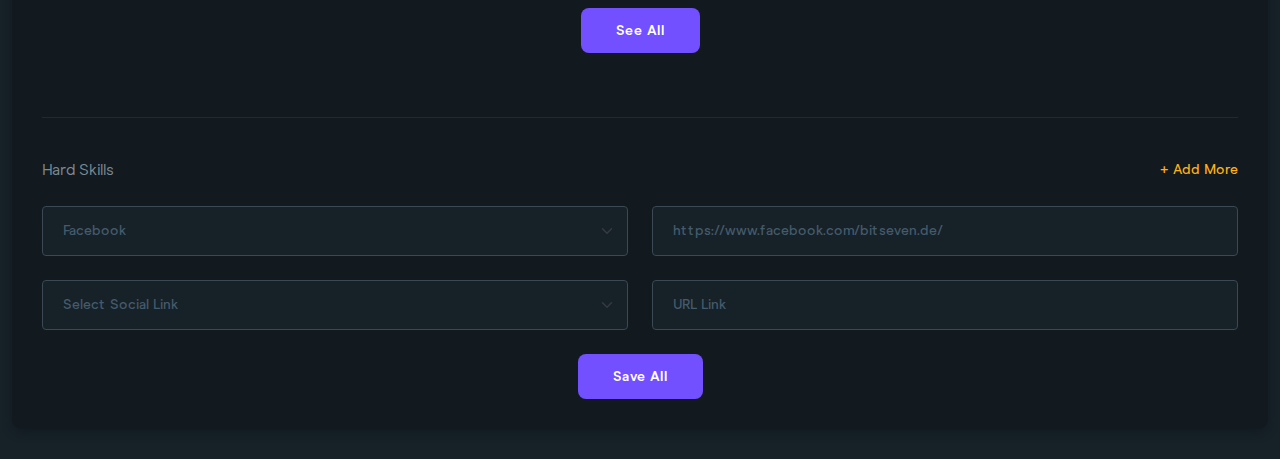
<file: profile.html>
<!doctype html>
<html lang="zxx">
    <head>
		<!-- Required meta tags -->
		<meta charset="utf-8">
		<meta name="viewport" content="width=device-width, initial-scale=1, shrink-to-fit=no">

		<!-- Bootstrap CSS --> 
		<link rel="stylesheet" href="assets/css/bootstrap.min.css">
		<!-- font-awesome-pro CSS --> 
		<link rel="stylesheet" href="assets/css/font-awesome-pro.css"> 
		<!-- Style CSS -->
		<link rel="stylesheet" href="assets/css/modern-era-font.css">
		<!-- Style CSS -->
		<link rel="stylesheet" href="assets/css/style.css">
		<!-- Responsive CSS -->
		<link rel="stylesheet" href="assets/css/responsive.css">

		<!-- Title -->
		<title>Dashboard HTML Template</title>
    </head>

    <body id="home" data-spy="scroll" data-offset="70" class="seo-body-color">
		<!-- Start Preloader -->
        <div class="loader">
            <div class="d-table">
                <div class="d-table-cell">
                    <div class="spinner"></div>
                </div>
            </div>
        </div>
        <!-- End Preloader -->

         <!-- Start Sidebar Menu Area -->
		<div class="sidebar-menu-area">
			<div class="post-job">
				<a href="#" class="default-btn opacity-btn">
					<img src="assets/img/icon/plush.svg" alt="plush">
					Post a New Job
				</a>
			</div>

			<ul class="sidebar-menu">
				<li>
					<a href="index.html">
						<img src="assets/img/icon/dashboard.svg" class="icon" alt="dashboard">
						<img src="assets/img/icon/dashboard-color.svg" class="icon color-icon" alt="dashboard">
						Dashboard
					</a>
				</li>
				<li>
					<a href="chat.html">
						<img src="assets/img/icon/chat.svg" class="icon" alt="chat">
						<img src="assets/img/icon/chat-color.svg" class="icon color-icon" alt="chat">
						<span class="count">+99</span>
						Chat
					</a>
				</li>
				<li>
					<a href="applications.html">
						<img src="assets/img/icon/applications.svg" class="icon" alt="applications">
						<img src="assets/img/icon/applications-color.svg" class="icon color-icon" alt="applications">
						Applications
					</a>
				</li>
				<li>
					<a href="jobs.html" class="active">
						<img src="assets/img/icon/job.svg" class="icon" alt="jobs">
						<img src="assets/img/icon/job-color.svg" class="icon color-icon" alt="jobs">
						My Jobs
					</a>
				</li>
				<li>
					<a href="#">
						<img src="assets/img/icon/payments.svg" class="icon" alt="payments">
						<img src="assets/img/icon/payments-color.svg" class="icon color-icon" alt="payments">
						Payments
					</a>
				</li>
				<li>
					<a href="profile.html">
						<img src="assets/img/icon/profile.svg" class="icon" alt="profile">
						<img src="assets/img/icon/profile-color.svg" class="icon color-icon" alt="profile">
						<span class="count">23</span>
						Profile
					</a>
				</li>
				<li>
					<a href="settings.html">
						<img src="assets/img/icon/settings.svg" class="icon" alt="settings">
						<img src="assets/img/icon/settings-color.svg" class="icon color-icon" alt="settings">
						Settings
					</a>
				</li>
			</ul>

			<div class="flex-grow-1"></div>

			<div class="logout">
				<a href="#" class="default-btn">
					<img src="assets/img/icon/logout.svg" alt="logout">
					Log Out
				</a>
			</div>
		</div>
        <!-- End Sidebar Menu Area -->

		<div class="header-area">
			<div class="container-fluid">
				<div class="row align-items-center">
					<div class="col-lg-6 col-md-6">
						<ul class="d-flex left-header-content align-items-center">
							<li>
								<a href="#" class="d-block">
									<img src="assets/img/logo.svg" alt="logo">
								</a>
							</li>
							<li>
								<form class="src-from">
									<input type="text" class="form-control" placeholder="Search job title or keyword">
									<img class="icon" src="assets/img/icon/search.svg" alt="search">
								</form>
							</li>
							<li>
								<div class="responsive-burger-menu">
									<span class="top-bar"></span>
									<span class="middle-bar"></span>
									<span class="bottom-bar"></span>
								</div>
							</li>
						</ul>
					</div>
					<div class="col-lg-6 col-md-6">
						<ul class="d-flex right-header-content justify-content-end align-items-center">
							<li>
								<a href="#" class="default-btn border-btn">
									Buy New Packages
								</a>
							</li>
							<li>
								<a href="#">
									<img src="assets/img/icon/cart.svg" alt="cart">
								</a>
							</li>
							<li>
								<a href="#">
									<img src="assets/img/icon/noti.svg" alt="noti">
									<span class="count">4</span>
								</a>
							</li>
						</ul>
					</div>
				</div>
			</div>
		</div>

        <!-- Start Dashboard Main Content Area -->
		<div class="dashboard-main-content">
			<div class="container-fluid">
				<div class="my-profile-content">
					<h3>My Profile</h3>
					
					<ul class="media-upload text-center">
						<li>
							<div class="main-file logoContainer">
								<img src="assets/img/profile-cover.png" alt="upload-logo">
								<div class="file-info">
									<input type="file" value="Choose File">
								</div>
							</div>
						</li>

						<li class="profile-img">
							<div class="main-file coverContainer">
								<img src="assets/img/profile-img.png" alt="profile-img">
								<div class="file-info">
									<input type="file" value="Choose File">
								</div>
							</div>
						</li>

						<li class="profile-link">
							<span>profil_link</span>
						</li>
					</ul>

					<form class="form-profile mt-30">
						<div class="row">
							<div class="col-lg-6">
								<div class="form-group">
									<input type="text" class="form-control" placeholder="First Name">
								</div>
							</div>
							<div class="col-lg-6">
								<div class="form-group">
									<input type="text" class="form-control" placeholder="Last Name">
								</div>
							</div>
						</div>

						<div class="form-group">
							<div class="mb-3 row align-items-center">
								<label for="inputPassword" class="col-sm-2 col-form-label">Gender</label>
								<div class="col-sm-10">
									<select class="form-select form-control" aria-label="Default select example">
										<option selected>Male</option>
										<option value="1">Female</option>
									</select>
								</div>
							</div>
						</div>
						<div class="form-group">
							<div class="mb-3 row align-items-center">
								<label for="inputPassword" class="col-sm-2 col-form-label">Date Of Birth</label>
								<div class="col-sm-10">
									<input type="date" class="form-control">
								</div>
							</div>
						</div>
						<div class="form-group">
							<div class="mb-3 row align-items-center">
								<label for="inputPassword" class="col-sm-2 col-form-label">Contact Number</label>
								<div class="col-sm-10">
									<input type="text" class="form-control">
								</div>
							</div>
						</div>
						<div class="form-group">
							<div class="mb-3 row align-items-center">
								<label for="inputPassword" class="col-sm-2 col-form-label">Email Address</label>
								<div class="col-sm-10">
									<input type="email" class="form-control">
								</div>
							</div>
						</div>
						<div class="form-group">
							<div class="mb-3 row align-items-center">
								<label for="inputPassword" class="col-sm-2 col-form-label">User Name</label>
								<div class="col-sm-10">
									<input type="text" class="form-control" placeholder="@username">
								</div>
							</div>
						</div>
						<div class="form-group">
							<label class="col-form-label">About Me</label>
							<textarea cols="30" rows="10" class="form-control"></textarea>
							<ul class="btn-list d-flex">
								<li>
									<img src="assets/img/underline.png" alt="underline">
								</li>
								<li>
									<img src="assets/img/italic.png" alt="italic">
								</li>
								<li>
									<img src="assets/img/bold.png" alt="bold">
								</li>
								<li>
									<img src="assets/img/strikethrough.png" alt="strikethrough">
								</li>
								<li>
									<img src="assets/img/list-ordered.png" alt="list-ordered">
								</li>
								<li>
									<img src="assets/img/list-check.png" alt="list-check">
								</li>
								<li>
									<img src="assets/img/arrow-go-forward-fill.png" alt="arrow-go-forward-fill">
								</li>
								<li>
									<img src="assets/img/arrow-go-forward-fill.png" alt="arrow-go-forward-fill">
								</li>
								<li>
									<img src="assets/img/image-2-line.png" alt="image-2-line">
								</li>
								<li>
									<img src="assets/img/user-smile-line.png" alt="user-smile-line">
								</li>
							</ul>
						</div>

						<div class="form-group">
							<label class="col-form-label">Add Your Location</label>
							<img class="rounded" src="assets/img/snazzy-image.png" alt="snazzy-image">
						</div>

						<div class="row">
							<div class="col-lg-4 col-sm-6">
								<div class="form-group">
									<input type="text" class="form-control" placeholder="City">
								</div>
							</div>
							<div class="col-lg-4 col-sm-6">
								<div class="form-group">
									<input type="text" class="form-control" placeholder="PLZ">
								</div>
							</div>
							<div class="col-lg-4 col-sm-6">
								<div class="form-group">
									<input type="text" class="form-control" placeholder="Street + Number">
								</div>
							</div>
						</div>

						<div class="form-group text-center mb-0">
							<button type="submit" class="default-btn text-white">Save All</button>
						</div>
					</form>

					<div class="border-bottom"></div>

					<div class="experience-wrap">
						<div class="d-flex align-items-center justify-content-between mb-3">
							<h6>You Experience</h6>
							<a href="#" class="add-more">+ Add More</a>
						</div>

						<ul class="experience-list">
							<li class="single-experience d-flex align-items-center justify-content-between">
								<div class="d-flex align-items-center">
									<img src="assets/img/it-logo.svg" alt="it-logo">
									<div class="ms-3">
										<span class="site">www.bitseven.de</span>
										<h4>IT Data Base Security Officer</h4>
										<p class="mb-0 pb-0"><img src="assets/img/calander.svg" alt=""> June 27, 2019 - December 01, 2019</p>
									</div>
								</div>

								<ul class="d-flex align-items-center delete-edit">
									<li>
										<button class="default-btn">Delete</button>
									</li>
									<li>
										<button class="default-btn color">Edit</button>
									</li>
								</ul>
							</li>
						</ul>
					</div>

					<form class="form-profile mt-30 need-border">
						<div class="row">
							<div class="col-lg-6">
								<div class="form-group">
									<input type="text" class="form-control" placeholder="Company Tittle">
								</div>
							</div>
							<div class="col-lg-6">
								<div class="form-group">
									<input type="text" class="form-control" placeholder="Add URL">
								</div>
							</div>
							<div class="col-lg-12">
								<div class="form-group">
									<input type="text" class="form-control" placeholder="Designation">
								</div>
							</div>
							<div class="col-lg-6">
								<div class="form-group">
									<input type="date" class="form-control" placeholder="Starting Date">
								</div>
							</div>
							<div class="col-lg-6">
								<div class="form-group">
									<input type="date" class="form-control" placeholder="Ending Date">
								</div>
							</div>
							<div class="col-lg-12">
								<div class="form-group">
									<textarea class="form-control pt-3" cols="30" rows="6" placeholder="Description"></textarea>
								</div>
							</div>
							<div class="col-lg-12">
								<div class="form-group">
									<ul class="media-upload text-center">
										<li>
											<div class="main-file logoContainer">
												<img src="assets/img/cover-bg.png" alt="upload-logo">
												<div class="file-info">
													<input type="file" value="Choose File">
												</div>
											</div>
										</li>
										<li>
											<div class="filename">
												filename.jpg
												<img src="assets/img/loading.png" alt="loading">
											</div>
										</li>
									</ul>
								</div>
							</div>

							<div class="col-lg-12">
								<div class="form-group mb-0">
									<button type="submit" class="default-btn update">Update</button>
								</div>
							</div>
						</div>
					</form>

					<div class="experience-wrap mt-30 need-borer">
						<ul class="experience-list">
							<li class="single-experience d-flex align-items-center justify-content-between">
								<div class="d-flex align-items-center">
									<img src="assets/img/it-logo.svg" alt="it-logo">
									<div class="ms-3">
										<span class="site">www.bitseven.de</span>
										<h4>IT Data Base Security Officer</h4>
										<p class="mb-0 pb-0"><img src="assets/img/calander.svg" alt=""> June 27, 2019 - December 01, 2019</p>
									</div>
								</div>

								<ul class="d-flex align-items-center delete-edit">
									<li>
										<button class="default-btn">Delete</button>
									</li>
									<li>
										<button class="default-btn color">Edit</button>
									</li>
								</ul>
							</li>
							<li class="single-experience d-flex align-items-center justify-content-between">
								<div class="d-flex align-items-center">
									<img src="assets/img/it-logo.svg" alt="it-logo">
									<div class="ms-3">
										<span class="site">www.bitseven.de</span>
										<h4>IT Data Base Security Officer</h4>
										<p class="mb-0 pb-0"><img src="assets/img/calander.svg" alt=""> June 27, 2019 - December 01, 2019</p>
									</div>
								</div>

								<ul class="d-flex align-items-center delete-edit">
									<li>
										<button class="default-btn">Delete</button>
									</li>
									<li>
										<button class="default-btn color">Edit</button>
									</li>
								</ul>
							</li>

							<li class="text-center mt-4">
								<button class="default-btn text-white">See All</button>
							</li>
						</ul>
					</div>

					<div class="mb-500"></div>

					<div class="border-bottom"></div>

					<div class="experience-wrap">
						<div class="d-flex align-items-center justify-content-between mb-3">
							<h6>You Education</h6>
							<a href="#" class="add-more">+ Add More</a>
						</div>

						<ul class="experience-list">
							<li class="single-experience d-flex align-items-center justify-content-between">
								<div class="d-flex align-items-center">
									<img src="assets/img/6.png" alt="it-logo">
									<div class="ms-3">
										<span class="site">www.bitseven.de</span>
										<h4>IT Data Base Security Officer</h4>
										<p class="mb-0 pb-0"><img src="assets/img/calander.svg" alt=""> June 27, 2019 - December 01, 2019</p>
									</div>
								</div>

								<ul class="d-flex align-items-center delete-edit">
									<li>
										<button class="default-btn">Delete</button>
									</li>
									<li>
										<button class="default-btn color">Edit</button>
									</li>
								</ul>
							</li>
						</ul>
					</div>

					<form class="form-profile mt-30 need-border">
						<div class="row">
							<div class="col-lg-6">
								<div class="form-group">
									<input type="text" class="form-control" placeholder="Company Tittle">
								</div>
							</div>
							<div class="col-lg-6">
								<div class="form-group">
									<input type="text" class="form-control" placeholder="Add URL">
								</div>
							</div>
							<div class="col-lg-12">
								<div class="form-group">
									<input type="text" class="form-control" placeholder="Designation">
								</div>
							</div>
							<div class="col-lg-6">
								<div class="form-group">
									<input type="date" class="form-control" placeholder="Starting Date">
								</div>
							</div>
							<div class="col-lg-6">
								<div class="form-group">
									<input type="date" class="form-control" placeholder="Ending Date">
								</div>
							</div>
							<div class="col-lg-12">
								<div class="form-group">
									<textarea class="form-control pt-3" cols="30" rows="6" placeholder="Description"></textarea>
								</div>
							</div>
							<div class="col-lg-12">
								<div class="form-group">
									<ul class="media-upload text-center">
										<li>
											<div class="main-file logoContainer">
												<img src="assets/img/cover-bg.png" alt="upload-logo">
												<div class="file-info">
													<input type="file" value="Choose File">
												</div>
											</div>
										</li>
										<li>
											<div class="filename">
												filename.jpg
												<img src="assets/img/loading.png" alt="loading">
											</div>
										</li>
									</ul>
								</div>
							</div>

							<div class="col-lg-12">
								<div class="form-group mb-0">
									<button type="submit" class="default-btn update">Update</button>
								</div>
							</div>
						</div>
					</form>

					<div class="experience-wrap mt-30 need-borer">
						<ul class="experience-list">
							<li class="single-experience d-flex align-items-center justify-content-between">
								<div class="d-flex align-items-center">
									<img src="assets/img/3.png" alt="it-logo">
									<div class="ms-3">
										<span class="site">www.bitseven.de</span>
										<h4>IT Data Base Security Officer</h4>
										<p class="mb-0 pb-0"><img src="assets/img/calander.svg" alt=""> June 27, 2019 - December 01, 2019</p>
									</div>
								</div>

								<ul class="d-flex align-items-center delete-edit">
									<li>
										<button class="default-btn">Delete</button>
									</li>
									<li>
										<button class="default-btn color">Edit</button>
									</li>
								</ul>
							</li>
							<li class="single-experience d-flex align-items-center justify-content-between">
								<div class="d-flex align-items-center">
									<img src="assets/img/1.png" alt="it-logo">
									<div class="ms-3">
										<span class="site">www.bitseven.de</span>
										<h4>IT Data Base Security Officer</h4>
										<p class="mb-0 pb-0"><img src="assets/img/calander.svg" alt=""> June 27, 2019 - December 01, 2019</p>
									</div>
								</div>

								<ul class="d-flex align-items-center delete-edit">
									<li>
										<button class="default-btn">Delete</button>
									</li>
									<li>
										<button class="default-btn color">Edit</button>
									</li>
								</ul>
							</li>

							<li class="text-center mt-4">
								<button class="default-btn text-white">See All</button>
							</li>
						</ul>
					</div>

					<div class="skill-wrapper">
						<div class="form-group">
							<label>Hard Skills</label>
							<select class="form-select form-control" aria-label="Default select example">
								<option selected>Choose Skills</option>
								<option value="1">One</option>
								<option value="2">Two</option>
								<option value="3">Three</option>
							</select>

							<div class="d-flex closes-btn mb-30">
								<button type="button" class="btn btn-primary"> <img src="assets/img/close-1.svg" alt="close-1"> PHP</button>
								<button type="button" class="btn btn-primary"><img src="assets/img/close-1.svg" alt="close-1"> Joomla</button>
								<button type="button" class="btn btn-primary"><img src="assets/img/close-1.svg" alt="close-1"> Excel</button>
								<button type="button" class="btn btn-primary"><img src="assets/img/close-1.svg" alt="close-1"> Graphic Design</button>
							</div>
						</div>

						<div class="form-group">
							<label>Soft Skills</label>
							<select class="form-select form-control" aria-label="Default select example">
								<option selected>Choose Skills</option>
								<option value="1">One</option>
								<option value="2">Two</option>
								<option value="3">Three</option>
							</select>

							<div class="d-flex closes-btn mb-30">
								<button type="button" class="btn btn-primary"> <img src="assets/img/close-1.svg" alt="close-1"> PHP</button>
								<button type="button" class="btn btn-primary"><img src="assets/img/close-1.svg" alt="close-1"> Joomla</button>
								<button type="button" class="btn btn-primary"><img src="assets/img/close-1.svg" alt="close-1"> Excel</button>
								<button type="button" class="btn btn-primary"><img src="assets/img/close-1.svg" alt="close-1"> Graphic Design</button>
							</div>
						</div>

						<div class="form-group">
							<label>Languages</label>
							<select class="form-select form-control" aria-label="Default select example">
								<option selected>Choose Skills</option>
								<option value="1">One</option>
								<option value="2">Two</option>
								<option value="3">Three</option>
							</select>

							<div class="d-flex closes-btn mb-30">
								<button type="button" class="btn btn-primary"> <img src="assets/img/close-1.svg" alt="close-1"> PHP</button>
								<button type="button" class="btn btn-primary"><img src="assets/img/close-1.svg" alt="close-1"> Joomla</button>
								<button type="button" class="btn btn-primary"><img src="assets/img/close-1.svg" alt="close-1"> Excel</button>
								<button type="button" class="btn btn-primary"><img src="assets/img/close-1.svg" alt="close-1"> Graphic Design</button>
							</div>
						</div>

						<div class="form-group text-center">
							<button class="default-btn text-white">See All</button>
						</div>
					</div>

					<form class="form-profile mt-30">
						<div class="form-profile-btn-add d-flex justify-content-between align-items-center mb-4">
							<label>Hard Skills</label>
							<a href="#" class="add-more">+ Add More</a>
						</div>
						<div class="row">
							<div class="col-lg-6">
								<div class="form-group">
									<select class="form-select form-control" aria-label="Default select example">
										<option selected>Facebook</option>
										<option value="1">Youtube</option>
										<option value="2">Linkedin</option>
									</select>
								</div>
							</div>
							<div class="col-lg-6">
								<div class="form-group">
									<input type="text" class="form-control" placeholder="https://www.facebook.com/bitseven.de/">
								</div>
							</div>
							<div class="col-lg-6">
								<div class="form-group">
									<select class="form-select form-control" aria-label="Default select example">
										<option selected>Select Social Link</option>
										<option value="1">Youtube</option>
										<option value="2">Linkedin</option>
									</select>
								</div>
							</div>
							<div class="col-lg-6">
								<div class="form-group">
									<input type="text" class="form-control" placeholder="URL Link">
								</div>
							</div>

							<div class="col-lg-12">
								<div class="form-group mb-0 text-center">
									<button type="submit" class="default-btn text-white">Save All</button>
								</div>
							</div>
						</div>
					</form>
				</div>
			</div>
		</div>
        <!-- End Dashboard Main Content Area -->

        <!-- Jquery-3.5.1.Slim.Min.JS -->
        <script src="assets/js/jquery-3.5.1.slim.min.js"></script>
        <!-- Bootstrap JS -->
        <script src="assets/js/bootstrap.min.js"></script>
        <!-- Custom JS -->
		<script src="assets/js/custom.js"></script>
    </body>
</html>
</file>
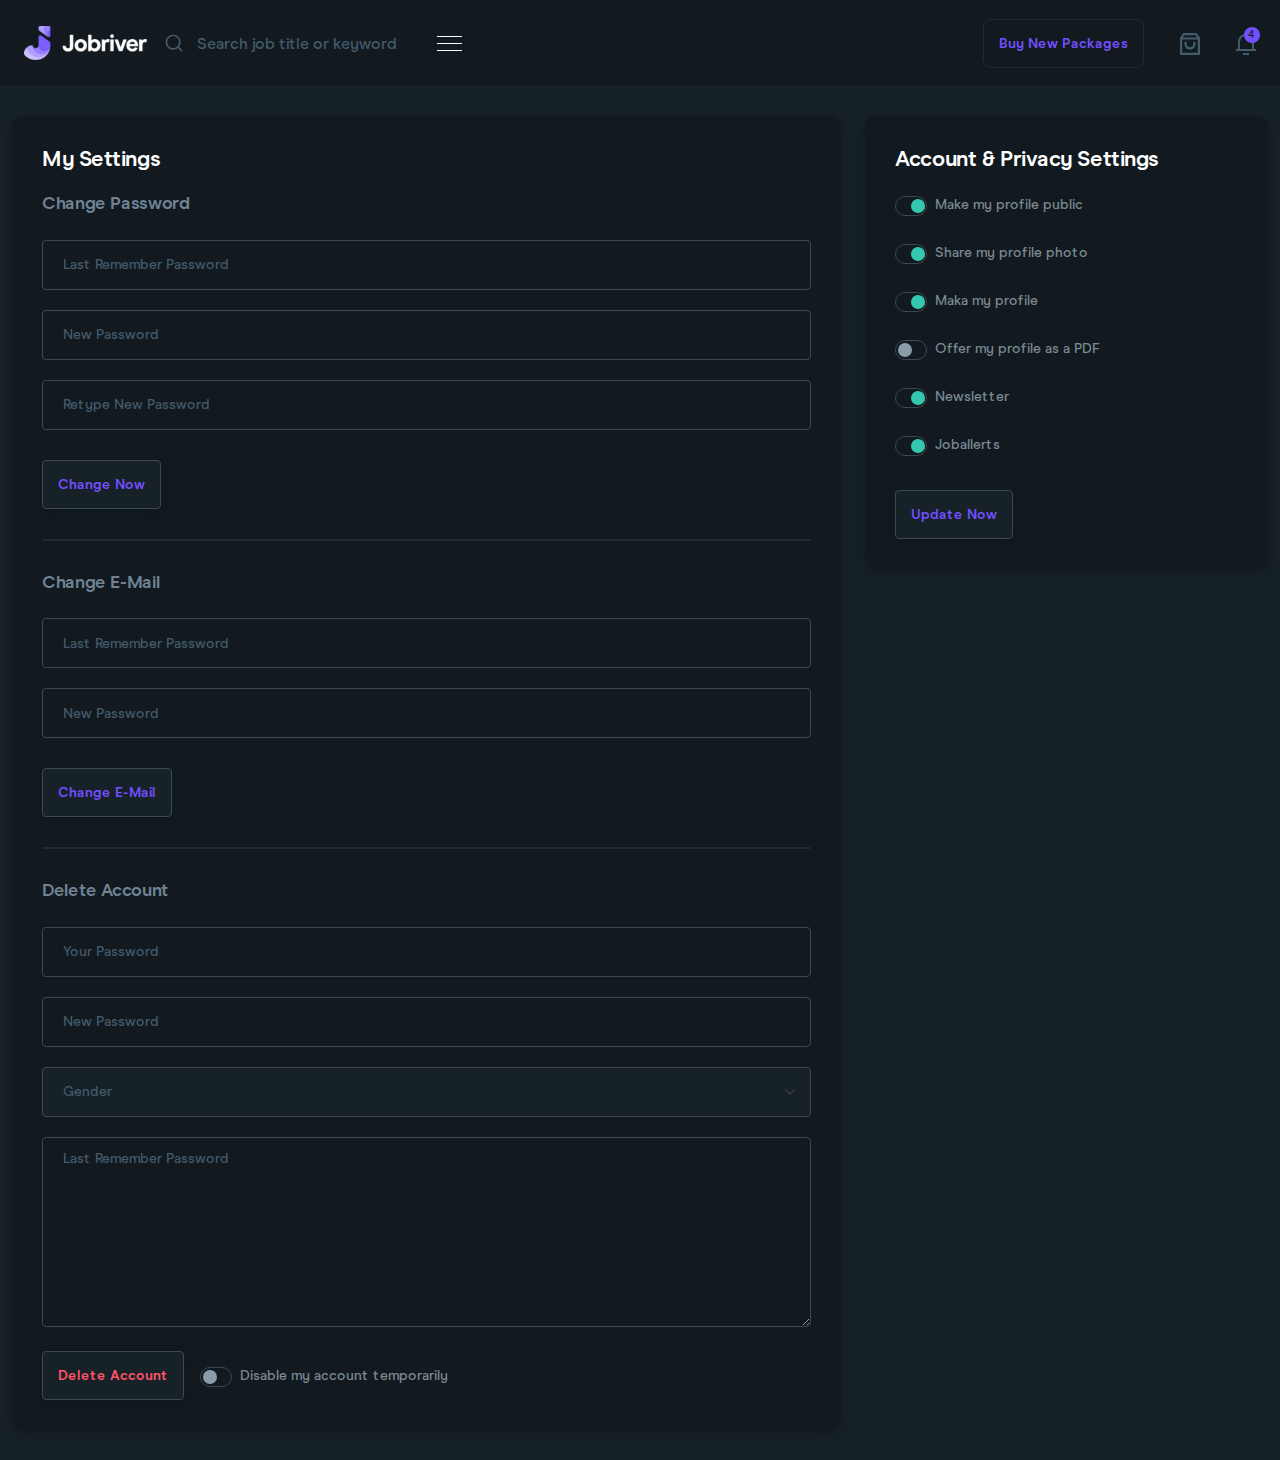
<file: settings.html>
<!doctype html>
<html lang="zxx">
    <head>
		<!-- Required meta tags -->
		<meta charset="utf-8">
		<meta name="viewport" content="width=device-width, initial-scale=1, shrink-to-fit=no">

		<!-- Bootstrap CSS --> 
		<link rel="stylesheet" href="assets/css/bootstrap.min.css">
		<!-- font-awesome-pro CSS --> 
		<link rel="stylesheet" href="assets/css/font-awesome-pro.css"> 
		<!-- Style CSS -->
		<link rel="stylesheet" href="assets/css/modern-era-font.css">
		<!-- Style CSS -->
		<link rel="stylesheet" href="assets/css/style.css">
		<!-- Responsive CSS -->
		<link rel="stylesheet" href="assets/css/responsive.css">

		<!-- Title -->
		<title>Dashboard HTML Template</title>
    </head>

    <body id="home" data-spy="scroll" data-offset="70" class="seo-body-color">
		<!-- Start Preloader -->
        <div class="loader">
            <div class="d-table">
                <div class="d-table-cell">
                    <div class="spinner"></div>
                </div>
            </div>
        </div>
        <!-- End Preloader -->

         <!-- Start Sidebar Menu Area -->
		<div class="sidebar-menu-area">
			<div class="post-job">
				<a href="#" class="default-btn opacity-btn">
					<img src="assets/img/icon/plush.svg" alt="plush">
					Post a New Job
				</a>
			</div>

			<ul class="sidebar-menu">
				<li>
					<a href="index.html">
						<img src="assets/img/icon/dashboard.svg" class="icon" alt="dashboard">
						<img src="assets/img/icon/dashboard-color.svg" class="icon color-icon" alt="dashboard">
						Dashboard
					</a>
				</li>
				<li>
					<a href="chat.html">
						<img src="assets/img/icon/chat.svg" class="icon" alt="chat">
						<img src="assets/img/icon/chat-color.svg" class="icon color-icon" alt="chat">
						<span class="count">+99</span>
						Chat
					</a>
				</li>
				<li>
					<a href="applications.html">
						<img src="assets/img/icon/applications.svg" class="icon" alt="applications">
						<img src="assets/img/icon/applications-color.svg" class="icon color-icon" alt="applications">
						Applications
					</a>
				</li>
				<li>
					<a href="jobs.html">
						<img src="assets/img/icon/job.svg" class="icon" alt="jobs">
						<img src="assets/img/icon/job-color.svg" class="icon color-icon" alt="jobs">
						My Jobs
					</a>
				</li>
				<li>
					<a href="#">
						<img src="assets/img/icon/payments.svg" class="icon" alt="payments">
						<img src="assets/img/icon/payments-color.svg" class="icon color-icon" alt="payments">
						Payments
					</a>
				</li>
				<li>
					<a href="profile.html">
						<img src="assets/img/icon/profile.svg" class="icon" alt="profile">
						<img src="assets/img/icon/profile-color.svg" class="icon color-icon" alt="profile">
						<span class="count">23</span>
						Profile
					</a>
				</li>
				<li>
					<a href="settings.html" class="active">
						<img src="assets/img/icon/settings.svg" class="icon" alt="settings">
						<img src="assets/img/icon/settings-color.svg" class="icon color-icon" alt="settings">
						Settings
					</a>
				</li>
			</ul>

			<div class="flex-grow-1"></div>

			<div class="logout">
				<a href="#" class="default-btn">
					<img src="assets/img/icon/logout.svg" alt="logout">
					Log Out
				</a>
			</div>
		</div>
        <!-- End Sidebar Menu Area -->

		<div class="header-area">
			<div class="container-fluid">
				<div class="row align-items-center">
					<div class="col-lg-6 col-md-6">
						<ul class="d-flex left-header-content align-items-center">
							<li>
								<a href="#" class="d-block">
									<img src="assets/img/logo.svg" alt="logo">
								</a>
							</li>
							<li>
								<form class="src-from">
									<input type="text" class="form-control" placeholder="Search job title or keyword">
									<img class="icon" src="assets/img/icon/search.svg" alt="search">
								</form>
							</li>
							<li>
								<div class="responsive-burger-menu">
									<span class="top-bar"></span>
									<span class="middle-bar"></span>
									<span class="bottom-bar"></span>
								</div>
							</li>
						</ul>
					</div>
					<div class="col-lg-6 col-md-6">
						<ul class="d-flex right-header-content justify-content-end align-items-center">
							<li>
								<a href="#" class="default-btn border-btn">
									Buy New Packages
								</a>
							</li>
							<li>
								<a href="#">
									<img src="assets/img/icon/cart.svg" alt="cart">
								</a>
							</li>
							<li>
								<a href="#">
									<img src="assets/img/icon/noti.svg" alt="noti">
									<span class="count">4</span>
								</a>
							</li>
						</ul>
					</div>
				</div>
			</div>
		</div>

        <!-- Start Dashboard Main Content Area -->
		<div class="dashboard-main-content">
			<div class="container-fluid">
				<div class="row">
					<div class="col-lg-8">
						<div class="settings-content">
							<h3>My Settings</h3>
					
							<form class="change-password">
								<span>Change Password</span>
								
								<div class="form-group">
									<input type="password" class="form-control" placeholder="Last Remember Password">
								</div>
								<div class="form-group">
									<input type="password" class="form-control" placeholder="New Password">
								</div>
								<div class="form-group">
									<input type="password" class="form-control" placeholder="Retype New Password">
								</div>
								<div class="form-group">
									<button type="submit" class="default-btn">
										Change Now
									</button>
								</div>
							</form>

							<div class="border-1f2a32"></div>

							<form class="change-password">
								<span>Change E-Mail</span>
								
								<div class="form-group">
									<input type="password" class="form-control" placeholder="Last Remember Password">
								</div>
								<div class="form-group">
									<input type="password" class="form-control" placeholder="New Password">
								</div>
								<div class="form-group">
									<button type="submit" class="default-btn">
										Change E-Mail
									</button>
								</div>
							</form>

							<div class="border-1f2a32"></div>

							<form class="change-password">
								<span>Delete Account</span>
								
								<div class="form-group">
									<input type="password" class="form-control" placeholder="Your Password">
								</div>
								<div class="form-group">
									<input type="password" class="form-control" placeholder="New Password">
								</div>
								<div class="form-group">
									<select class="form-select form-control" aria-label="Default select example">
										<option selected>Gender</option>
										<option value="1">Mail</option>
										<option value="2">Female</option>
									</select>
								</div>
								<div class="form-group">
									<textarea class="form-control" placeholder="Last Remember Password" cols="30" rows="8"></textarea>
								</div>
								<div class="form-group d-flex align-items-center mt-4 mb-0">
									<button type="submit" class="default-btn delete mt-0">
										Delete Account
									</button>

									<div class="form-check form-switch mb-0 ms-3">
										<input class="form-check-input" type="checkbox" role="switch" id="flexSwitchCheckDefault">
										<label class="form-check-label mb-0" for="flexSwitchCheckDefault">Disable my account temporarily</label>
									</div>
								</div>
							</form>
						</div>
					</div>

					<div class="col-lg-4">
						<div class="settings-content">
							<h3>Account & Privacy Settings</h3>

							<div class="form-group mb-4">
								<div class="form-check form-switch mb-0">
									<input class="form-check-input" type="checkbox" role="switch" id="flexSwitchCheckDefault2" checked>
									<label class="form-check-label mb-0" for="flexSwitchCheckDefault2">Make my profile public</label>
								</div>
							</div>
							<div class="form-group mb-4">
								<div class="form-check form-switch mb-0">
									<input class="form-check-input" type="checkbox" role="switch" id="flexSwitchCheckDefault3" checked>
									<label class="form-check-label mb-0" for="flexSwitchCheckDefault3">Share my profile photo</label>
								</div>
							</div>
							<div class="form-group mb-4">
								<div class="form-check form-switch mb-0">
									<input class="form-check-input" type="checkbox" role="switch" id="flexSwitchCheckDefault4" checked>
									<label class="form-check-label mb-0" for="flexSwitchCheckDefault4">Maka my profile</label>
								</div>
							</div>
							<div class="form-group mb-4">
								<div class="form-check form-switch mb-0">
									<input class="form-check-input" type="checkbox" role="switch" id="flexSwitchCheckDefault5">
									<label class="form-check-label mb-0" for="flexSwitchCheckDefault5">Offer my profile as a PDF</label>
								</div>
							</div>
							<div class="form-group mb-4">
								<div class="form-check form-switch mb-0">
									<input class="form-check-input" type="checkbox" role="switch" id="flexSwitchCheckDefault6" checked>
									<label class="form-check-label mb-0" for="flexSwitchCheckDefault6">Newsletter</label>
								</div>
							</div>
							<div class="form-group mb-4">
								<div class="form-check form-switch mb-0">
									<input class="form-check-input" type="checkbox" role="switch" id="flexSwitchCheckDefault7" checked>
									<label class="form-check-label mb-0" for="flexSwitchCheckDefault7">Joballerts</label>
								</div>
							</div>

							<div class="form-group mb-0">
								<button class="default-btn">
									Update Now
								</button>
							</div>
						</div>
					</div>
				</div>
			</div>
		</div>
        <!-- End Dashboard Main Content Area -->

        <!-- Jquery-3.5.1.Slim.Min.JS -->
        <script src="assets/js/jquery-3.5.1.slim.min.js"></script>
        <!-- Bootstrap JS -->
        <script src="assets/js/bootstrap.min.js"></script>
        <!-- Custom JS -->
		<script src="assets/js/custom.js"></script>
    </body>
</html>
</file>
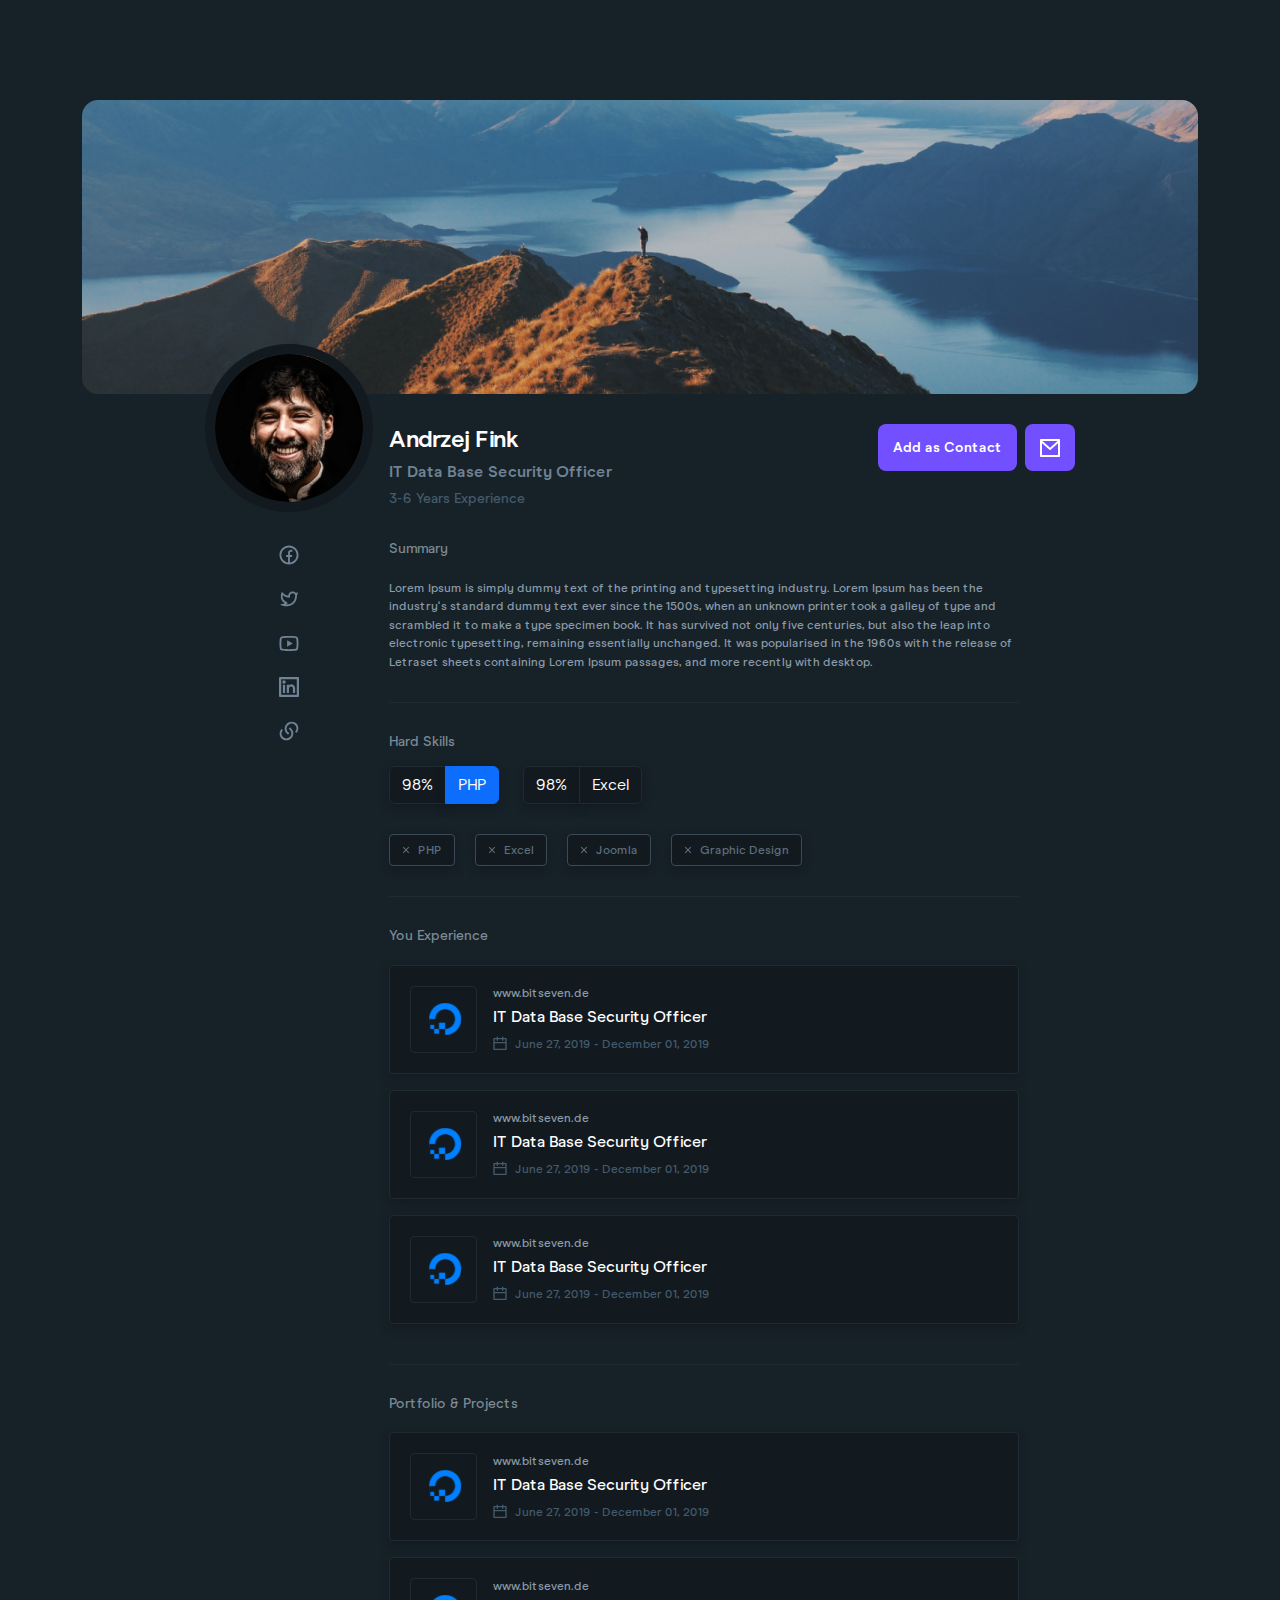
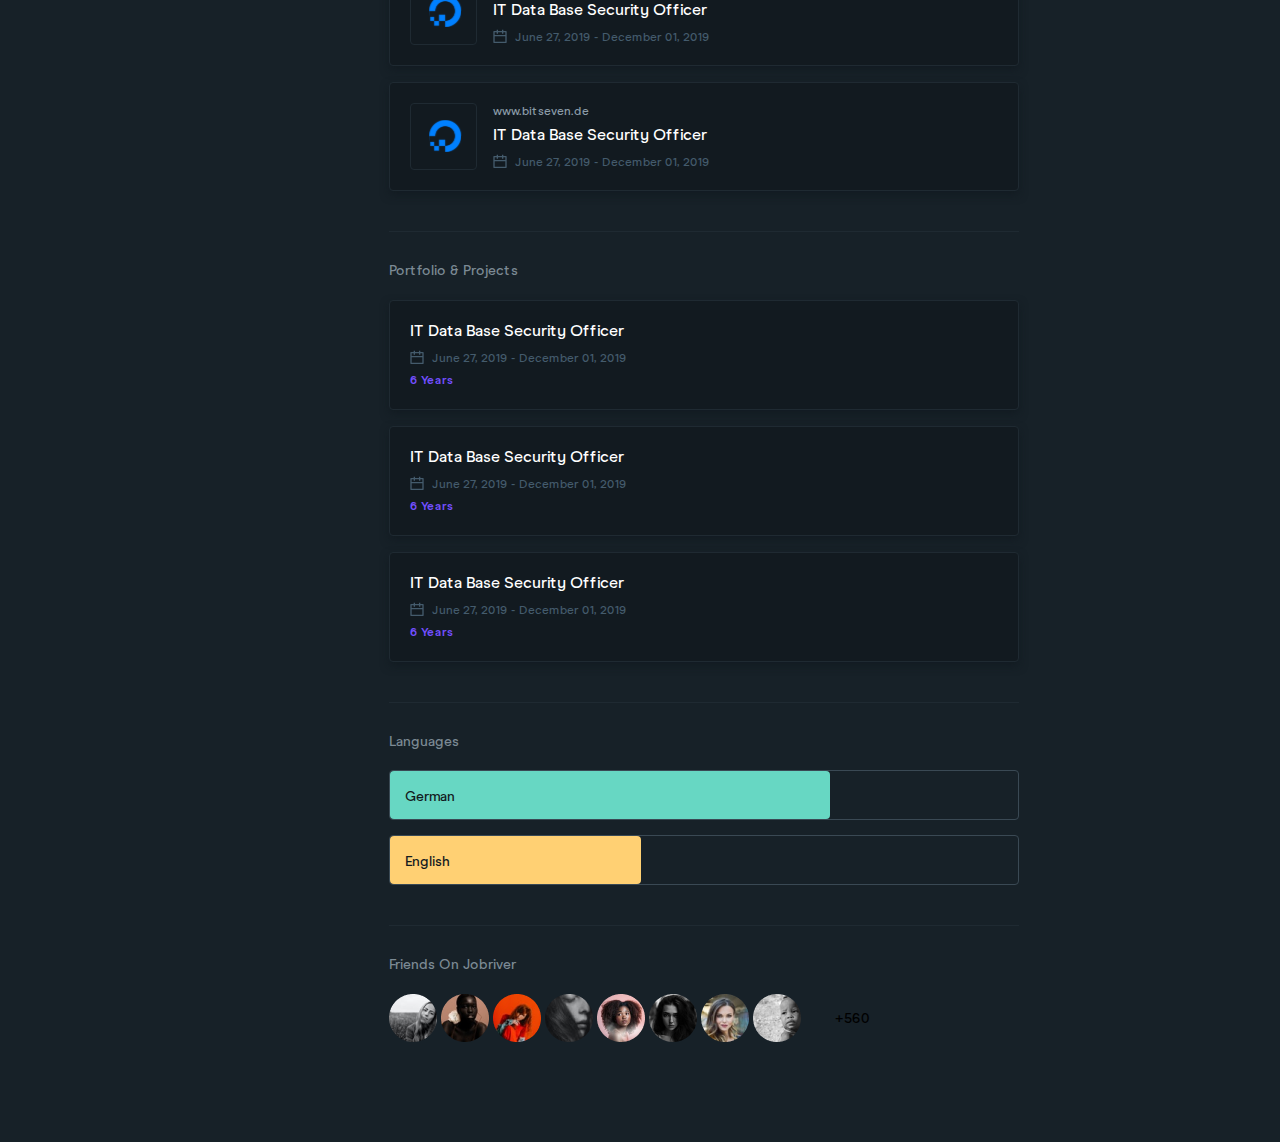
<file: user-profile.html>
<!doctype html>
<html lang="zxx">
    <head>
		<!-- Required meta tags -->
		<meta charset="utf-8">
		<meta name="viewport" content="width=device-width, initial-scale=1, shrink-to-fit=no">

		<!-- Bootstrap CSS --> 
		<link rel="stylesheet" href="assets/css/bootstrap.min.css">
		<!-- font-awesome-pro CSS --> 
		<link rel="stylesheet" href="assets/css/font-awesome-pro.css"> 
		<!-- Style CSS -->
		<link rel="stylesheet" href="assets/css/modern-era-font.css">
		<!-- Style CSS -->
		<link rel="stylesheet" href="assets/css/style.css">
		<!-- Responsive CSS -->
		<link rel="stylesheet" href="assets/css/responsive.css">

		<!-- Title -->
		<title>Dashboard HTML Template</title>
    </head>

    <body id="home" data-spy="scroll" data-offset="70" class="seo-body-color">
		<!-- Start Preloader -->
        <div class="loader">
            <div class="d-table">
                <div class="d-table-cell">
                    <div class="spinner"></div>
                </div>
            </div>
        </div>
        <!-- End Preloader -->

        <!-- Start User profile Area -->
		<div class="user-profile-area ptb-100">
			<div class="container">
				<div class="user-profile-content">
					<img class="cover" src="assets/img/cover-img.jpg" alt="cover-img">
					
					<div class="user-profile-wrapper">
						<div class="d-flex user-d">
							<div class="flex-shrink-0 profile-img">
								<img class="profiles-img" src="assets/img/profile-1.png" alt="profile-1">
								<ul class="social-link text-center">
									<li>
										<a href="#">
											<img src="assets/img/facebook.svg" alt="facebook">
										</a>
									</li>
									<li>
										<a href="#">
											<img src="assets/img/twitter.svg" alt="facebook">
										</a>
									</li>
									<li>
										<a href="#">
											<img src="assets/img/youtube.svg" alt="youtube">
										</a>
									</li>
									<li>
										<a href="#">
											<img src="assets/img/linkdin.svg" alt="linkdin">
										</a>
									</li>
									<li>
										<a href="#">
											<img src="assets/img/link.svg" alt="link">
										</a>
									</li>
								</ul>
							</div>
							<div class="flex-grow-1 ms-3 mt-30">
								<div class="d-flex justify-content-between">
									<div class="">
										<h3>Andrzej Fink</h3>
										<h4>IT Data Base Security Officer</h4>
										<span class="year">3-6 Years Experience</span>
									</div>

									<div class="">
										<ul class="d-flex">
											<li>
												<a href="#" class="default-btn text-white">Add as Contact</a>
											</li>
											<li class="ms-2">
												<a href="#" class="default-btn">
													<img class="m-0" src="assets/img/mail.svg" alt="mail">
												</a>
											</li>
										</ul>
									</div>
								</div>
	
								<div class="summary-wrapper">
									<span class="summary">Summary</span>
									<p>Lorem Ipsum is simply dummy text of the printing and typesetting industry. Lorem Ipsum has been the industry's standard dummy text ever since the 1500s, when an unknown printer took a galley of type and scrambled it to make a type specimen book. It has survived not only five centuries, but also the leap into electronic typesetting, remaining essentially unchanged. It was popularised in the 1960s with the release of Letraset sheets containing Lorem Ipsum passages, and more recently with desktop.</p>
		
									<span class="skills d-block">Hard Skills</span>
		
									<div class="d-flex mb-30">
										<div class="btn-group" role="group" aria-label="Basic radio toggle button group">
											<input type="radio" class="btn-check" name="btnradio" id="btnradio2" autocomplete="off">
											<label class="btn btn-outline-primary" for="btnradio2">98%</label>
		
											<input type="radio" class="btn-check" name="btnradio" id="btnradio1" autocomplete="off" checked>
											<label class="btn btn-outline-primary" for="btnradio1">PHP</label>
										</div>
			
										<div class="btn-group ms-4" role="group" aria-label="Basic outlined example">
											<button type="button" class="btn btn-outline-primary">98%</button>
											<button type="button" class="btn btn-outline-primary">Excel</button>
										</div>
									</div>
		
									<div class="d-flex closes-btn mb-30">
										<button type="button" class="btn btn-primary"> <img src="assets/img/close-1.svg" alt="close-1"> PHP</button>
										<button type="button" class="btn btn-primary"><img src="assets/img/close-1.svg" alt="close-1"> Excel</button>
										<button type="button" class="btn btn-primary"><img src="assets/img/close-1.svg" alt="close-1"> Joomla</button>
										<button type="button" class="btn btn-primary"><img src="assets/img/close-1.svg" alt="close-1"> Graphic Design</button>
									</div>
		
									<div class="experience-wrap">
										<h6>You Experience</h6>
		
										<ul class="experience-list">
											<li class="single-experience d-flex align-items-center">
												<img src="assets/img/it-logo.svg" alt="it-logo">
												<div class="ms-3">
													<span class="site">www.bitseven.de</span>
													<h4>IT Data Base Security Officer</h4>
													<p class="mb-0 pb-0"><img src="assets/img/calander.svg" alt=""> June 27, 2019 - December 01, 2019</p>
												</div>
											</li>
		
											<li class="single-experience d-flex align-items-center">
												<img src="assets/img/it-logo.svg" alt="it-logo">
												<div class="ms-3">
													<span class="site">www.bitseven.de</span>
													<h4>IT Data Base Security Officer</h4>
													<p class="mb-0 pb-0"><img src="assets/img/calander.svg" alt=""> June 27, 2019 - December 01, 2019</p>
												</div>
											</li>
		
											<li class="single-experience d-flex align-items-center">
												<img src="assets/img/it-logo.svg" alt="it-logo">
												<div class="ms-3">
													<span class="site">www.bitseven.de</span>
													<h4>IT Data Base Security Officer</h4>
													<p class="mb-0 pb-0"><img src="assets/img/calander.svg" alt=""> June 27, 2019 - December 01, 2019</p>
												</div>
											</li>
										</ul>
									</div>
		
									<div class="experience-wrap">
										<h6>Portfolio & Projects</h6>
		
										<ul class="experience-list">
											<li class="single-experience d-flex align-items-center">
												<img src="assets/img/it-logo.svg" alt="it-logo">
												<div class="ms-3">
													<span class="site">www.bitseven.de</span>
													<h4>IT Data Base Security Officer</h4>
													<p class="mb-0 pb-0"><img src="assets/img/calander.svg" alt=""> June 27, 2019 - December 01, 2019</p>
												</div>
											</li>
											
											<li class="single-experience d-flex align-items-center">
												<img src="assets/img/it-logo.svg" alt="it-logo">
												<div class="ms-3">
													<span class="site">www.bitseven.de</span>
													<h4>IT Data Base Security Officer</h4>
													<p class="mb-0 pb-0"><img src="assets/img/calander.svg" alt=""> June 27, 2019 - December 01, 2019</p>
												</div>
											</li>
		
											<li class="single-experience d-flex align-items-center">
												<img src="assets/img/it-logo.svg" alt="it-logo">
												<div class="ms-3">
													<span class="site">www.bitseven.de</span>
													<h4>IT Data Base Security Officer</h4>
													<p class="mb-0 pb-0"><img src="assets/img/calander.svg" alt=""> June 27, 2019 - December 01, 2019</p>
												</div>
											</li>
										</ul>
									</div>
		
									<div class="experience-wrap">
										<h6>Portfolio & Projects</h6>
		
										<ul class="experience-list">
											<li class="single-experience d-flex align-items-center">
												<div>
													<h4>IT Data Base Security Officer</h4>
													<p class="mb-0 pb-0"><img src="assets/img/calander.svg" alt=""> June 27, 2019 - December 01, 2019</p>
													<span class="most-y">6 Years</span>
												</div>
											</li>
											
											<li class="single-experience d-flex align-items-center">
												<div>
													<h4>IT Data Base Security Officer</h4>
													<p class="mb-0 pb-0"><img src="assets/img/calander.svg" alt=""> June 27, 2019 - December 01, 2019</p>
													<span class="most-y">6 Years</span>
												</div>
											</li>
		
											<li class="single-experience d-flex align-items-center">
												<div>
													<h4>IT Data Base Security Officer</h4>
													<p class="mb-0 pb-0"><img src="assets/img/calander.svg" alt=""> June 27, 2019 - December 01, 2019</p>
													<span class="most-y">6 Years</span>
												</div>
											</li>
										</ul>
									</div>
		
									<div class="experience-wrap">
										<h6>Languages</h6>
		
										<ul class="german-english">
											<li class="german">
												German
											</li>
											<li class="english">
												English
											</li>
										</ul>
									</div>
		
									<div class="experience-wrap p-0 m-0 border-0">
										<h6>Friends On Jobriver</h6>
		
										<ul class="friends-list d-flex p-0 m-0 list-unlisted align-items-center">
											<li class="me-1">
												<a href="#">
													<img src="assets/img/friend-1.png" alt="friend">
												</a>
											</li>
											<li class="me-1">
												<a href="#">
													<img src="assets/img/friend-2.png" alt="friend">
												</a>
											</li>
											<li class="me-1">
												<a href="#">
													<img src="assets/img/friend-3.png" alt="friend">
												</a>
											</li>
											<li class="me-1">
												<a href="#">
													<img src="assets/img/friend-4.png" alt="friend">
												</a>
											</li>
											<li class="me-1">
												<a href="#">
													<img src="assets/img/friend-5.png" alt="friend">
												</a>
											</li>
											<li class="me-1">
												<a href="#">
													<img src="assets/img/friend-6.png" alt="friend">
												</a>
											</li>
											<li class="me-1">
												<a href="#">
													<img src="assets/img/friend-7.png" alt="friend">
												</a>
											</li>
											<li class="me-1">
												<a href="#">
													<img src="assets/img/friend-8.png" alt="friend">
												</a>
											</li>
											<li class="me-1 friend-count">
												<span>+560</span>
											</li>
										</ul>
									</div>
								</div>
							</div>
						</div>
					</div>
				</div>
			</div>
		</div>
        <!-- End User profile Area -->

        <!-- Jquery-3.5.1.Slim.Min.JS -->
        <script src="assets/js/jquery-3.5.1.slim.min.js"></script>
        <!-- Bootstrap JS -->
        <script src="assets/js/bootstrap.min.js"></script>
        <!-- Custom JS -->
		<script src="assets/js/custom.js"></script>
    </body>
</html>
</file>
<file: assets/css/modern-era-font.css>
@font-face {
    font-family: 'Modern Era';
    src: url('../../assets/fonts/ModernEra-Medium.woff2') format('woff2'),
        url('../../assets/fonts/ModernEra-Medium.woff') format('woff'),
        url('../../assets/fonts/ModernEra-Medium.ttf') format('truetype');
    font-weight: 500;
    font-style: normal;
    font-display: swap;
}

@font-face {
    font-family: 'Modern Era';
    src: url('../../assets/fonts/ModernEra-Bold.woff2') format('woff2'),
        url('../../assets/fonts/ModernEra-Bold.woff') format('woff'),
        url('../../assets/fonts/ModernEra-Bold.ttf') format('truetype');
    font-weight: bold;
    font-style: normal;
    font-display: swap;
}

@font-face {
    font-family: 'Modern Era';
    src: url('../../assets/fonts/ModernEra-Regular.woff2') format('woff2'),
        url('../../assets/fonts/ModernEra-Regular.woff') format('woff'),
        url('../../assets/fonts/ModernEra-Regular.ttf') format('truetype');
    font-weight: normal;
    font-style: normal;
    font-display: swap;
}
</file>
<file: assets/css/style.css>
.loader {
  display: none;
}
/*
@File: DLG Template Styles

* This file contains the styling for the actual template, this
is the file you need to edit to change the look of the
template.

This files table contents are outlined below>>>>>

******************************************* 
** - DEFAULT AREA STYLE - **

** - Default Btn Area Style
** - Read More Area Style
** - Section Title Area Style

** - HOME PAGE STYLE - **

** - OTHER STYLE AREA - **

** - Preloader Area Style
** - Go Top Style
** - Video wave Style

*******************************************
/*

/*
Default Style
============================*/
body {
  font-size: 16px;
  font-family: "Modern Era";
  color: #7C8A94;
  background-color: #172128;
}

a {
  display: inline-block;
  transition: all ease 0.5s;
  text-decoration: none;
  color: #7C8A94;
}
a:hover {
  text-decoration: none;
  color: #724FFF;
}
a:focus {
  text-decoration: none;
}

button {
  outline: 0 !important;
  box-shadow: none;
  border: none;
}
button:focus {
  box-shadow: none;
}

.h1, .h2, .h3, .h4, .h5, .h6, h1, h2, h3, h4, h5, h6 {
  color: #ffffff;
  font-weight: 700;
}

.d-table {
  width: 100%;
  height: 100%;
}

.d-table-cell {
  vertical-align: middle;
}

p {
  font-size: 16px;
  margin-bottom: 15px;
  line-height: 1.8;
}
p:last-child {
  margin-bottom: 0;
}

img {
  max-width: 100%;
  height: auto;
}

ul {
  list-style: none;
  padding: 0;
  margin: 0;
}

.form-control {
  height: 50px;
  color: #724FFF;
  border: 1px solid #ebebeb;
  background-color: transparent;
  border-radius: 0;
  font-size: 16px;
  padding: 10px 20px;
  width: 100%;
}
.form-control::-moz-placeholder {
  color: #676a6a;
}
.form-control:-ms-input-placeholder {
  color: #676a6a;
}
.form-control::placeholder {
  color: #676a6a;
}
.form-control:focus {
  color: #000000;
  background-color: transparent;
  box-shadow: unset;
  outline: 0;
  border: 1px solid #724FFF;
}

.form-control:hover:focus, .form-control:focus {
  box-shadow: unset;
}

textarea.form-control {
  height: auto;
}

.ptb-100 {
  padding-top: 100px;
  padding-bottom: 100px;
}

.ptb-70 {
  padding-top: 70px;
  padding-bottom: 70px;
}

.pt-100 {
  padding-top: 100px;
}

.pb-100 {
  padding-bottom: 100px;
}

.pt-70 {
  padding-top: 70px;
}

.pb-70 {
  padding-bottom: 70px;
}

.mt-100 {
  margin-top: 100px;
}

.mt-minus-100 {
  margin-top: -100px;
}

.mt-30 {
  margin-top: 30px;
}

.mb-30 {
  margin-bottom: 30px;
}

/*
Default Btn Area Style*/
.default-btn {
  font-size: 14px;
  color: #121A20;
  padding: 13px 15px;
  transition: all ease 0.5s;
  text-align: center;
  background-color: #724FFF;
  border-radius: 8px;
  font-weight: 700;
  display: inline-block;
}
.default-btn img {
  position: relative;
  top: -1px;
  margin-right: 5px;
}
.default-btn:hover {
  color: #ffffff;
  background-color: #724FFF;
}
.default-btn.border-btn {
  border: 1px solid #1F2A32;
  background-color: transparent;
  border-radius: 8px;
  color: #724FFF;
}
.default-btn.border-btn:hover {
  background-color: #724FFF;
  color: #ffffff;
}
.default-btn.opacity-btn {
  border: none;
  border-radius: 8px;
  background: rgba(114, 79, 255, 0.08);
  color: #724FFF;
}
.default-btn.opacity-btn:hover {
  background-color: #724FFF;
  color: #ffffff;
}
.default-btn.opacity-btn:hover img {
  filter: brightness(500);
}

/*
Read More Btn Area Style*/
.read-more {
  font-weight: 600;
  font-size: 15px;
  color: #ffffff;
  position: relative;
  z-index: 1;
}
.read-more::before {
  content: "";
  position: absolute;
  bottom: 2px;
  left: 0;
  width: 100%;
  height: 3px;
  background-color: #77ceec;
  transition: all ease 0.5s;
  z-index: -1;
}
.read-more:hover::before {
  width: 50%;
}

/*
Section Title Area Style*/
.section-title {
  margin: -1px auto 50px;
  text-align: left;
  position: relative;
}
.section-title h2 {
  font-weight: 600;
  font-size: 36px;
  margin-bottom: 15px;
  position: relative;
  color: #ffffff;
}
.section-title h2:last-child {
  margin-bottom: 0;
}
.section-title p {
  color: #ffffff;
}

.header-area {
  position: relative;
  background-color: #121A20;
  padding-left: 30px;
  padding-right: 30px;
  padding-top: 18px;
  padding-bottom: 18px;
  position: sticky;
  top: 0;
  z-index: 89;
}

.left-header-content {
  padding-left: 0;
  margin-bottom: 0;
}
.left-header-content li {
  margin-right: 120px;
}
.left-header-content li:last-child {
  margin-right: 0;
}
.left-header-content li .src-from {
  position: relative;
}
.left-header-content li .src-from .icon {
  position: absolute;
  top: 16px;
  left: 18px;
}
.left-header-content li .src-from .form-control {
  padding-left: 50px;
  font-weight: 500;
  color: #ffffff;
  border: none;
  width: 280px;
}
.left-header-content li .src-from .form-control::-moz-placeholder {
  font-weight: 500;
  color: #445B6C;
}
.left-header-content li .src-from .form-control:-ms-input-placeholder {
  font-weight: 500;
  color: #445B6C;
}
.left-header-content li .src-from .form-control::placeholder {
  font-weight: 500;
  color: #445B6C;
}

.right-header-content li {
  margin-right: 36px;
  position: relative;
}
.right-header-content li img {
  width: 20px;
}
.right-header-content li .count {
  position: absolute;
  top: -4px;
  right: -4px;
  background-color: #724FFF;
  width: 16px;
  height: 16px;
  line-height: 14px;
  color: #172128;
  border-radius: 50px;
  text-align: center;
  font-weight: 500;
  font-size: 11px;
}
.right-header-content li:last-child {
  margin-right: 0;
}

/*
Sidebar Menu Area
======================================================*/
.sidebar-menu-area {
  background-color: #121A20;
  width: 256px;
  height: 100vh;
  padding: 38px;
  padding-top: 130px;
  position: fixed;
  top: 0;
  left: 0;
  display: flex;
  flex-direction: column;
  justify-content: center;
}
.sidebar-menu-area .post-job {
  margin-bottom: 36px;
}
.sidebar-menu-area .post-job .default-btn {
  width: 100%;
  display: block;
}
.sidebar-menu-area .logout .default-btn {
  width: 100%;
  display: block;
  background: rgba(255, 83, 104, 0.08);
  color: #FF5368;
}
.sidebar-menu-area .logout .default-btn img {
  margin-right: 20px;
}
.sidebar-menu-area .logout .default-btn:hover {
  background-color: #FF5368;
  color: #ffffff;
}
.sidebar-menu-area .logout .default-btn:hover img {
  filter: brightness(100);
}

.sidebar-menu li {
  margin-bottom: 15px;
}
.sidebar-menu li:last-child {
  margin-bottom: 0;
}
.sidebar-menu li a {
  display: block;
  font-size: 14px;
  color: #445B6C;
  font-weight: 700;
  letter-spacing: -0.02em;
  position: relative;
  padding: 18px 0;
}
.sidebar-menu li a .count {
  position: absolute;
  top: 15px;
  right: 0;
  color: #FFB016;
  letter-spacing: -0.02em;
  font-weight: 700;
  font-size: 14px;
  background: rgba(255, 176, 22, 0.1);
  border-radius: 4px;
  padding: 5px 10px;
}
.sidebar-menu li a .icon {
  width: 20px;
  top: -2px;
  position: relative;
  margin-right: 12px;
  transition: all ease 0.5s;
}
.sidebar-menu li a .icon.color-icon {
  position: absolute;
  top: 17px;
  left: 0;
  opacity: 0;
  transition: all ease 0.5s;
}
.sidebar-menu li a.active {
  color: #7C8A94;
  position: relative;
}
.sidebar-menu li a.active::before {
  content: "";
  position: absolute;
  top: 14px;
  left: -38px;
  width: 4px;
  height: 30px;
  background-color: #724FFF;
  border-radius: 0 4px 4px 0;
}
.sidebar-menu li a.active .icon.color-icon {
  opacity: 1;
}

.responsive-burger-menu {
  display: none;
  position: relative;
  top: 3px;
}

/*
Dashboard Content Area
======================================================*/
.dashboard-main-content {
  padding-left: 280px;
  padding-top: 30px;
  padding-right: 18px;
}
.dashboard-main-content .profile-fillter {
  margin-bottom: 40px;
}
.dashboard-main-content .profile-fillter .profile span {
  font-weight: 600;
  font-size: 18px;
  letter-spacing: -0.02em;
  color: #445B6C;
}
.dashboard-main-content .profile-fillter .profile h3 {
  color: #7C8A94;
  font-size: 20px;
}
.dashboard-main-content .profile-fillter .fillter {
  max-width: 265px;
  margin-left: auto;
}
.dashboard-main-content .profile-fillter .fillter .from-control {
  background-color: #172128;
  border: 1px solid #1F2A32;
  box-shadow: 0px 4px 9px rgba(13, 21, 27, 0.5);
  border-radius: 4px;
  color: #7C8A94;
  font-weight: 700;
  font-size: 14px;
  letter-spacing: -0.02em;
  height: 48px;
  cursor: pointer;
}
.dashboard-main-content .single-features {
  background: #1F2A32;
  border-radius: 8px;
  padding: 30px;
  margin-bottom: 24px;
}
.dashboard-main-content .single-features h3 {
  font-size: 24px;
  letter-spacing: -0.02em;
  color: #7C8A94;
  margin-bottom: 10px;
}
.dashboard-main-content .single-features span {
  font-weight: 500;
  font-size: 14px;
  color: #445B6C;
}
.dashboard-main-content .single-chart {
  margin-bottom: 24px;
}
.dashboard-main-content .job-list-content {
  background-color: #1F2A32;
  padding: 30px;
  border-radius: 8px;
}
.dashboard-main-content .job-list-content h3 {
  font-size: 18px;
  letter-spacing: -0.02em;
  color: #7C8A94;
  margin-bottom: 25px;
}
.dashboard-main-content .single-Joblist-wrap {
  overflow-y: scroll;
  height: 880px;
  /* width */
  /* Track */
  /* Handle */
  /* Handle on hover */
}
.dashboard-main-content .single-Joblist-wrap::-webkit-scrollbar {
  width: 7px;
  border-radius: 50px;
}
.dashboard-main-content .single-Joblist-wrap::-webkit-scrollbar-track {
  background: #1F2A32;
  border-radius: 50px;
}
.dashboard-main-content .single-Joblist-wrap::-webkit-scrollbar-thumb {
  background: #888;
  border-radius: 50px;
}
.dashboard-main-content .single-Joblist-wrap::-webkit-scrollbar-thumb:hover {
  background: #555;
  border-radius: 50px;
}
.dashboard-main-content .single-Joblist-wrap .single-Joblist {
  background: #172128;
  border: 1px solid #1F2A32;
  box-shadow: 0px 4px 9px rgba(13, 21, 27, 0.5);
  border-radius: 8px;
  padding: 20px;
  margin-bottom: 24px;
  position: relative;
}
.dashboard-main-content .single-Joblist-wrap .single-Joblist::before, .dashboard-main-content .single-Joblist-wrap .single-Joblist::after {
  content: "";
  position: absolute;
  top: 50%;
  left: 0;
  width: 5px;
  height: 90px;
  background: #724FFF;
  box-shadow: 0px 4px 9px rgba(13, 21, 27, 0.5);
  transform: rotate(-180deg);
  transform: translateY(-50%);
  border-radius: 0 10px 10px 0;
  opacity: 0;
  transition: all ease 0.5s;
}
.dashboard-main-content .single-Joblist-wrap .single-Joblist::after {
  left: auto;
  right: 0;
  border-radius: 10px 0 0 10px;
}
.dashboard-main-content .single-Joblist-wrap .single-Joblist:last-child {
  margin-bottom: 0;
}
.dashboard-main-content .single-Joblist-wrap .single-Joblist .brand {
  width: 72px;
}
.dashboard-main-content .single-Joblist-wrap .single-Joblist .count {
  font-weight: 700;
  font-size: 12px;
  color: #724FFF;
  background: rgba(114, 79, 255, 0.08);
  border-radius: 2px;
  padding: 5px 15px;
  margin-top: 10px;
}
.dashboard-main-content .single-Joblist-wrap .single-Joblist .count.bg-ffb016 {
  background: rgba(255, 176, 22, 0.1);
  color: #ffb016;
}
.dashboard-main-content .single-Joblist-wrap .single-Joblist .count.bg-ff5368 {
  background: rgba(255, 83, 103, 0.1);
  color: #ff5368;
}
.dashboard-main-content .single-Joblist-wrap .single-Joblist h3 {
  font-size: 16px;
  color: #8B9CA8;
  margin-bottom: 20px;
}
.dashboard-main-content .single-Joblist-wrap .single-Joblist .perfect {
  background: rgba(255, 176, 22, 0.1);
  border-radius: 2px;
  color: #FFB016;
  padding: 5px;
  border-radius: 5px;
  font-weight: 500;
  font-size: 12px;
  position: relative;
  top: -8px;
  margin-left: 10px;
}
.dashboard-main-content .single-Joblist-wrap .single-Joblist .new {
  background: rgba(114, 79, 255, 0.08);
  border-radius: 2px;
  color: #724FFF;
  font-weight: 500;
  font-size: 12px;
  border-radius: 5px;
  position: relative;
  top: -8px;
  padding: 5px;
  margin-left: 10px;
}
.dashboard-main-content .single-Joblist-wrap .single-Joblist .developer .k7 {
  color: #724FFF;
}
.dashboard-main-content .single-Joblist-wrap .single-Joblist .developer .pln {
  color: #ffffff;
}
.dashboard-main-content .single-Joblist-wrap .single-Joblist .open-sg {
  padding-left: 0;
  margin-bottom: 0;
  list-style-type: none;
}
.dashboard-main-content .single-Joblist-wrap .single-Joblist .open-sg li {
  display: inline-block;
  background: rgba(114, 79, 255, 0.08);
  border-radius: 2px;
  color: #724FFF;
  padding: 5px 10px;
  margin-right: 8px;
  font-weight: 500;
  font-size: 12px;
}
.dashboard-main-content .single-Joblist-wrap .single-Joblist .open-sg li:last-child {
  margin-right: 0;
}
.dashboard-main-content .single-Joblist-wrap .single-Joblist .od {
  color: #445B6C;
  font-weight: 500;
  font-size: 12px;
}
.dashboard-main-content .single-Joblist-wrap .single-Joblist:hover::before, .dashboard-main-content .single-Joblist-wrap .single-Joblist:hover::after {
  opacity: 1;
}
.dashboard-main-content .chat-sidebar {
  background: #121A20;
  box-shadow: 0px 4px 9px rgba(13, 21, 27, 0.5);
  border-radius: 16px;
  padding: 30px;
  margin-bottom: 30px;
}
.dashboard-main-content .chat-sidebar .search-from {
  background: #1F2A32;
  border-radius: 4px;
  position: relative;
  margin-bottom: 20px;
}
.dashboard-main-content .chat-sidebar .search-from .form-control {
  background: #1F2A32;
  border-radius: 4px;
  border: none;
  padding-left: 40px;
  color: #ffffff;
}
.dashboard-main-content .chat-sidebar .search-from .form-control::-moz-placeholder {
  color: #445B6C;
  font-weight: 500;
  font-size: 14px;
}
.dashboard-main-content .chat-sidebar .search-from .form-control:-ms-input-placeholder {
  color: #445B6C;
  font-weight: 500;
  font-size: 14px;
}
.dashboard-main-content .chat-sidebar .search-from .form-control::placeholder {
  color: #445B6C;
  font-weight: 500;
  font-size: 14px;
}
.dashboard-main-content .chat-sidebar .search-from .search {
  position: absolute;
  top: 16px;
  left: 17px;
}
.dashboard-main-content .chat-sidebar h3 {
  font-weight: 700;
  font-size: 22px;
  letter-spacing: -0.02em;
  margin-bottom: 20px;
}
.dashboard-main-content .chat-sidebar ul {
  overflow-y: scroll;
  height: 585px;
  /* width */
  /* Track */
  /* Handle */
  /* Handle on hover */
}
.dashboard-main-content .chat-sidebar ul::-webkit-scrollbar {
  width: 7px;
  border-radius: 50px;
}
.dashboard-main-content .chat-sidebar ul::-webkit-scrollbar-track {
  background: #1F2A32;
  border-radius: 50px;
}
.dashboard-main-content .chat-sidebar ul::-webkit-scrollbar-thumb {
  background: #888;
  border-radius: 50px;
}
.dashboard-main-content .chat-sidebar ul::-webkit-scrollbar-thumb:hover {
  background: #555;
  border-radius: 50px;
}
.dashboard-main-content .chat-sidebar ul li {
  background: #121A20;
  border: 1px solid #1F2A32;
  box-shadow: 0px 4px 9px rgba(13, 21, 27, 0.5);
  border-radius: 8px;
  padding: 20px;
  position: relative;
  margin-bottom: 24px;
}
.dashboard-main-content .chat-sidebar ul li:last-child {
  margin-bottom: 0;
}
.dashboard-main-content .chat-sidebar ul li::before, .dashboard-main-content .chat-sidebar ul li::after {
  content: "";
  position: absolute;
  top: 50%;
  left: 0;
  width: 5px;
  height: 90px;
  background: #724FFF;
  box-shadow: 0px 4px 9px rgba(13, 21, 27, 0.5);
  transform: rotate(-180deg);
  transform: translateY(-50%);
  border-radius: 0 10px 10px 0;
  opacity: 0;
  transition: all ease 0.5s;
}
.dashboard-main-content .chat-sidebar ul li::after {
  left: auto;
  right: 0;
  border-radius: 10px 0 0 10px;
}
.dashboard-main-content .chat-sidebar ul li h3 {
  font-weight: 500;
  font-size: 16px;
  color: #FFFFFF;
  margin-bottom: 5px;
}
.dashboard-main-content .chat-sidebar ul li h3 span {
  font-weight: 400;
  font-size: 12px;
  color: #8B9CA8;
}
.dashboard-main-content .chat-sidebar ul li .sub {
  font-weight: 500;
  font-size: 14px;
  color: #445B6C;
  display: block;
  margin-bottom: 15px;
}
.dashboard-main-content .chat-sidebar ul li p {
  font-weight: 500;
  font-size: 14px;
  color: #445B6C;
}
.dashboard-main-content .chat-sidebar ul li .online {
  position: relative;
}
.dashboard-main-content .chat-sidebar ul li .online::before {
  content: "";
  position: absolute;
  bottom: -20px;
  left: 0;
  right: 0;
  margin: auto;
  width: 5px;
  height: 5px;
  background-color: #724FFF;
  border-radius: 50px;
}
.dashboard-main-content .chat-sidebar ul li .delete {
  margin-top: 30px;
  display: block;
  position: relative;
  left: 15px;
  cursor: pointer;
}
.dashboard-main-content .chat-sidebar ul li:hover {
  border-color: #724FFF;
}
.dashboard-main-content .chat-sidebar ul li:hover::before, .dashboard-main-content .chat-sidebar ul li:hover::after {
  opacity: 1;
}
.dashboard-main-content .chat-details {
  background-color: #121A20;
  border-radius: 16px;
  padding: 30px;
  overflow-y: scroll;
  height: 760px;
  position: relative;
  /* width */
  /* Track */
  /* Handle */
  /* Handle on hover */
}
.dashboard-main-content .chat-details::-webkit-scrollbar {
  width: 7px;
  border-radius: 50px;
}
.dashboard-main-content .chat-details::-webkit-scrollbar-track {
  background: #1F2A32;
  border-radius: 50px;
}
.dashboard-main-content .chat-details::-webkit-scrollbar-thumb {
  background: #888;
  border-radius: 50px;
}
.dashboard-main-content .chat-details::-webkit-scrollbar-thumb:hover {
  background: #555;
  border-radius: 50px;
}
.dashboard-main-content .chat-details .chat-list .single-chat {
  margin-bottom: 50px;
}
.dashboard-main-content .chat-details .chat-list .single-chat:last-child {
  margin-bottom: 0;
}
.dashboard-main-content .chat-details .chat-list .single-chat p {
  background-color: #1F2A32;
  padding: 24px;
  border-radius: 0 10px 10px 10px;
  font-weight: 500;
  font-size: 16px;
  color: #FFFFFF;
}
.dashboard-main-content .chat-details .chat-list .single-chat.bg-724fff p {
  background-color: #724fff;
  color: #FFFFFF;
}
.dashboard-main-content .chat-details .chat-form {
  position: absolute;
  bottom: 30px;
  left: 30px;
  right: 30px;
}
.dashboard-main-content .chat-details .chat-form .form-control {
  background: #1F2A32;
  border-radius: 8px;
  height: 64px;
  border-color: #1F2A32;
  color: #ffffff;
}
.dashboard-main-content .chat-details .chat-form .form-control::-moz-placeholder {
  color: #445B6C;
  font-weight: 500;
  font-size: 16px;
}
.dashboard-main-content .chat-details .chat-form .form-control:-ms-input-placeholder {
  color: #445B6C;
  font-weight: 500;
  font-size: 16px;
}
.dashboard-main-content .chat-details .chat-form .form-control::placeholder {
  color: #445B6C;
  font-weight: 500;
  font-size: 16px;
}
.dashboard-main-content .chat-details .chat-form ul {
  padding-left: 0;
  margin-bottom: 0;
  list-style-type: none;
  position: absolute;
  top: 18px;
  right: 18px;
}
.dashboard-main-content .chat-details .chat-form ul li {
  display: inline-block;
  margin-right: 20px;
  cursor: pointer;
}
.dashboard-main-content .chat-details .chat-form ul li:last-child {
  margin-right: 0;
}
.dashboard-main-content .applications-content {
  background: #121A20;
  box-shadow: 0px 4px 9px rgba(13, 21, 27, 0.5);
  border-radius: 16px;
  border-radius: 10px;
  padding: 30px;
}
.dashboard-main-content .applications-content h3 {
  letter-spacing: -0.02em;
  color: #FFFFFF;
  font-weight: 700;
  font-size: 22px;
  margin-bottom: 20px;
}
.dashboard-main-content .applications-content .table thead {
  border: none;
}
.dashboard-main-content .applications-content .table thead tr {
  background: #1F2A32;
  border-radius: 6px;
  border: none;
}
.dashboard-main-content .applications-content .table thead tr th {
  color: #6F8394;
  font-weight: 500;
  font-size: 12px;
  color: #6F8394;
  padding: 24px 14px;
}
.dashboard-main-content .applications-content .table thead tr th:first-child {
  border-radius: 6px 0 0 6px;
}
.dashboard-main-content .applications-content .table thead tr th:last-child {
  border-radius: 0 6px 6px 0;
}
.dashboard-main-content .applications-content .table tbody tr {
  background: #121A20;
  border: 1px solid #1F2A32;
  border-radius: 6px;
}
.dashboard-main-content .applications-content .table tbody tr td {
  font-weight: 500;
  font-size: 16px;
  color: #7C8A94;
  padding: 15px;
}
.dashboard-main-content .applications-content .table tbody tr td img {
  box-shadow: 0 0 20px 20px rgba(96, 96, 96, 0.05);
  width: 50px;
  margin-right: 10px;
}
.dashboard-main-content .applications-content .table tbody tr td:first-child {
  border-radius: 6px 0 0 6px;
}
.dashboard-main-content .applications-content .table tbody tr td:last-child {
  border-radius: 0 6px 6px 0;
}
.dashboard-main-content .applications-content .table tbody tr td button {
  background-color: transparent;
}
.dashboard-main-content .applications-content .table tbody tr .opcity {
  opacity: 0.3;
}
.dashboard-main-content .applications-content .table tbody tr.gap {
  height: 16px;
  border: none;
}
.dashboard-main-content .applications-content .table tbody tr .year {
  color: rgba(124, 138, 148, 0.7);
}
.dashboard-main-content .applications-content .table tbody tr .tag {
  background: rgba(1, 188, 154, 0.1);
  border-radius: 2px;
  letter-spacing: 0.04em;
  color: #01BC9A;
  padding: 5px 10px;
  display: inline-block;
  border-radius: 2px;
  font-weight: 500;
  font-size: 12px;
  letter-spacing: 0.04em;
}
.dashboard-main-content .applications-content .table tbody tr .tag.close {
  background: rgba(255, 83, 103, 0.1);
  color: #FF5368;
}
.dashboard-main-content .applications-content .table tbody tr .tag.oacity {
  opacity: 0.4;
}
.dashboard-main-content .applications-content .table tbody tr .tag.wait {
  background: rgba(255, 176, 22, 0.1);
  color: #FFB016;
}
.dashboard-main-content .applications-content .table tbody tr .view {
  color: #724FFF;
  letter-spacing: -0.02em;
  box-shadow: 0px 4px 9px rgba(13, 21, 27, 0.5);
  border-radius: 4px;
  border: 1px solid #1F2A32;
  background: rgba(23, 33, 40, 0.5);
  padding: 5px 15px;
  display: inline-block;
  font-weight: 700;
  font-size: 14px;
  letter-spacing: -0.02em;
}
.dashboard-main-content .applications-content .table > :not(caption) > * > * {
  border-bottom-width: 0;
}
.dashboard-main-content .settings-content {
  background: #121A20;
  box-shadow: 0px 4px 9px rgba(13, 21, 27, 0.5);
  border-radius: 16px;
  border-radius: 10px;
  padding: 30px;
  margin-bottom: 30px;
}
.dashboard-main-content .settings-content h3 {
  letter-spacing: -0.02em;
  color: #FFFFFF;
  font-weight: 700;
  font-size: 22px;
  margin-bottom: 20px;
}
.dashboard-main-content .settings-content .change-password span {
  font-weight: 700;
  font-size: 18px;
  line-height: 125%;
  letter-spacing: -0.02em;
  color: #6F8394;
  display: block;
  margin-bottom: 25px;
}
.dashboard-main-content .settings-content .change-password .form-group {
  margin-bottom: 20px;
}
.dashboard-main-content .settings-content .change-password .form-group .form-control {
  color: #ffffff;
  font-weight: 500;
  font-size: 14px;
  border: 1px solid #3A4954;
  border-radius: 4px;
  height: 50px;
}
.dashboard-main-content .settings-content .change-password .form-group .form-control::-moz-placeholder {
  color: #445B6C;
  font-weight: 500;
  font-size: 14px;
}
.dashboard-main-content .settings-content .change-password .form-group .form-control:-ms-input-placeholder {
  color: #445B6C;
  font-weight: 500;
  font-size: 14px;
}
.dashboard-main-content .settings-content .change-password .form-group .form-control::placeholder {
  color: #445B6C;
  font-weight: 500;
  font-size: 14px;
}
.dashboard-main-content .settings-content .change-password .form-group .form-control.form-select {
  color: #445B6C;
  background-color: #172128;
}
.dashboard-main-content .settings-content .change-password .form-group .form-control.form-select option {
  color: #ffffff;
}
.dashboard-main-content .settings-content .change-password .form-group textarea {
  height: auto !important;
}
.dashboard-main-content .settings-content .form-check-label {
  font-weight: 500;
  font-size: 14px;
  line-height: 125%;
  color: #7C8A94;
}
.dashboard-main-content .settings-content .form-switch .form-check-input {
  background-color: transparent;
  border-color: #3A4954;
  height: 20px;
  background-image: url(../../assets/img/dot-w.svg);
  background-size: 14px;
  background-position-x: 2px;
  
}
.dashboard-main-content .settings-content .form-switch .form-check-input:focus {
  box-shadow: none;
  background-color: transparent;
}
.dashboard-main-content .settings-content .form-check-input:checked[type=checkbox] {
  background-image: url(../../assets/img/dot.svg) !important;
  background-position-x: 15px;

}
.dashboard-main-content .settings-content .border-1f2a32 {
  border: 1px solid #1F2A32;
  border-radius: 4px;
  margin-top: 30px;
  margin-bottom: 30px;
}
.dashboard-main-content .settings-content .default-btn {
  background: #172128;
  border: 1px solid #3A4954;
  box-shadow: 0px 4px 9px rgba(13, 21, 27, 0.5);
  border-radius: 4px;
  color: #724FFF;
  margin-top: 10px;
}
.dashboard-main-content .settings-content .default-btn.delete {
  color: #FF5368;
}
.dashboard-main-content .settings-content .default-btn.delete:hover {
  background-color: #FF5368;
  color: #ffffff;
}
.dashboard-main-content .settings-content .default-btn:hover {
  background-color: #724FFF;
  color: #ffffff;
}
.dashboard-main-content .job-details {
  background: #121A20;
  border: 1px solid #1F2A32;
  border-radius: 6px;
  padding: 30px;
  margin-bottom: 30px;
}
.dashboard-main-content .job-details .social-link {
  padding-left: 1px;
  margin-bottom: 0;
  list-style: none;
  text-align: center;
  margin-top: 20px;
}
.dashboard-main-content .job-details .social-link li {
  margin-bottom: 15px;
}
.dashboard-main-content .job-details .social-link li:last-child {
  margin-bottom: 0;
}
.dashboard-main-content .job-details .social-link li a {
  display: block;
}
.dashboard-main-content .job-details .social-link li a img {
  width: 20px;
}
.dashboard-main-content .job-details h4 {
  font-weight: 700;
  font-size: 14px;
  color: #7C8A94;
  margin-bottom: 5px;
}
.dashboard-main-content .job-details span {
  font-weight: 500;
  font-size: 12px;
  color: #6F8394;
  display: block;
  margin-bottom: 20px;
}
.dashboard-main-content .job-details p {
  font-weight: 500;
  font-size: 12px;
  color: #8B9CA8;
  margin-bottom: 30px;
}
.dashboard-main-content .job-details .default-btn {
  background: #172128;
  border: 1px solid #1F2A32;
  box-shadow: 0px 4px 9px rgba(13, 21, 27, 0.5);
  border-radius: 4px;
  color: #ffffff;
  margin-right: 15px;
}
.dashboard-main-content .job-details .default-btn:last-child {
  margin-right: 0;
}
.dashboard-main-content .job-details .default-btn.qualified {
  color: #01BC9A;
}
.dashboard-main-content .job-details .default-btn.disqualiefied {
  color: #FFB016;
}
.dashboard-main-content .qualifie-content {
  padding-bottom: 30px;
  margin-bottom: 30px;
  border-bottom: 1px solid #1F2A32;
}
.dashboard-main-content .qualifie-content .default-btn {
  border-radius: 4px 0 0 4px;
  margin-right: -5px;
  color: #ffffff;
}
.dashboard-main-content .qualifie-content .default-btn:last-child {
  margin-right: 0;
}
.dashboard-main-content .qualifie-content .default-btn.disqualiefied {
  background: #172128;
  border: 1px solid #1F2A32;
  box-shadow: 0px 4px 9px rgba(13, 21, 27, 0.5);
  border-radius: 0px 4px 4px 0px;
  color: #6F8394;
}
.dashboard-main-content .qualifie-content .col-form-label {
  font-weight: 700;
  font-size: 14px;
  line-height: 160%;
  letter-spacing: -0.02em;
  color: #6F8394;
  padding: 0;
}
.dashboard-main-content .qualifie-content .form-select {
  background: #172128;
  border: 1px solid #1F2A32;
  box-shadow: 0px 4px 9px rgba(13, 21, 27, 0.5);
  border-radius: 4px;
  color: #7C8A94;
  letter-spacing: -0.02em;
  font-weight: 700;
  font-size: 14px;
}
.dashboard-main-content .single-pipeline-wrap {
  margin-bottom: 30px;
}
.dashboard-main-content .single-pipeline-wrap p {
  letter-spacing: -0.02em;
  color: #FFFFFF;
}
.dashboard-main-content .single-pipeline-wrap p span {
  color: #6F8394;
  font-weight: 700;
  font-size: 14px;
  letter-spacing: -0.02em;
  background: #172128;
  border: 1px solid #1F2A32;
  box-shadow: 0px 4px 9px rgba(13, 21, 27, 0.5);
  border-radius: 4px;
  padding: 5px;
  margin-left: 10px;
}
.dashboard-main-content .single-pipeline {
  background: #121A20;
  border: 1px solid #3A4954;
  border-radius: 8px;
  padding: 30px;
  margin-bottom: 24px;
}
.dashboard-main-content .single-pipeline:last-child {
  margin-bottom: 0;
}
.dashboard-main-content .single-pipeline h4 {
  font-weight: 500;
  font-size: 16px;
  color: #7C8A94;
  margin-bottom: 5px;
}
.dashboard-main-content .single-pipeline a {
  color: #724FFF;
  font-weight: 500;
  font-size: 12px;
}
.dashboard-main-content .single-pipeline p {
  font-weight: 500;
  font-size: 12px;
  line-height: 125%;
  color: #8B9CA8;
  margin-bottom: 0;
  line-height: 1;
}
.dashboard-main-content .single-pipeline .delete1 {
  background-color: transparent;
}
.dashboard-main-content .my-profile-content {
  background: #121A20;
  box-shadow: 0px 4px 9px rgba(13, 21, 27, 0.5);
  border-radius: 16px;
  border-radius: 10px;
  padding: 30px;
  margin-bottom: 30px;
}
.dashboard-main-content .my-profile-content h3 {
  letter-spacing: -0.02em;
  color: #FFFFFF;
  font-weight: 700;
  font-size: 22px;
  margin-bottom: 30px;
}
.dashboard-main-content .my-profile-content .media-upload {
  padding: 0;
  margin: 0;
  list-style: none;
  position: relative;
}
.dashboard-main-content .my-profile-content .media-upload li.profile-img {
  margin-top: -100px;
}
.dashboard-main-content .my-profile-content .media-upload li .main-file {
  position: relative;
  border-radius: 10px;
  width: auto;
}
.dashboard-main-content .my-profile-content .media-upload li .main-file .file-info {
  position: absolute;
  top: 0;
  left: 0;
  right: 0;
  width: 100%;
  height: 100%;
  justify-content: center;
  align-items: center;
  display: flex;
}
.dashboard-main-content .my-profile-content .media-upload li .main-file .file-info input[type=file] {
  opacity: 0;
  margin: 0;
  padding: 0;
  width: 100%;
  height: 100%;
  position: absolute;
  cursor: pointer;
}
.dashboard-main-content .my-profile-content .media-upload li.profile-link {
  position: absolute;
  bottom: 30px;
  right: 0;
  z-index: 11;
}
.dashboard-main-content .my-profile-content .media-upload li.profile-link span {
  font-weight: 500;
  font-size: 14px;
  color: #445B6C;
  cursor: pointer;
}
.dashboard-main-content .my-profile-content .form-profile .form-group {
  margin-bottom: 24px;
  position: relative;
}
.dashboard-main-content .my-profile-content .form-profile .form-group .form-control {
  background-color: #172128;
  border-color: #3A4954;
  border-radius: 4px;
  font-weight: 500;
  font-size: 14px;
  color: #ffffff;
}
.dashboard-main-content .my-profile-content .form-profile .form-group .form-control::-moz-placeholder {
  font-weight: 500;
  font-size: 14px;
  color: #445B6C;
}
.dashboard-main-content .my-profile-content .form-profile .form-group .form-control:-ms-input-placeholder {
  font-weight: 500;
  font-size: 14px;
  color: #445B6C;
}
.dashboard-main-content .my-profile-content .form-profile .form-group .form-control::placeholder {
  font-weight: 500;
  font-size: 14px;
  color: #445B6C;
}
.dashboard-main-content .my-profile-content .form-profile .form-group .form-control.form-select {
  color: #445B6C;
  cursor: pointer;
}
.dashboard-main-content .my-profile-content .form-profile .form-group .btn-list {
  position: absolute;
  top: 39px;
  left: 0;
  border-bottom: 1px solid #3A4954;
  width: 100%;
}
.dashboard-main-content .my-profile-content .form-profile .form-group .btn-list li {
  margin-right: 20px;
  padding: 10px;
}
.dashboard-main-content .my-profile-content .form-profile .form-group .btn-list li:last-child {
  margin-right: 0;
}
.dashboard-main-content .my-profile-content .form-profile .form-group .btn-list li:nth-child(1) {
  padding-left: 20px;
}
.dashboard-main-content .my-profile-content .form-profile .form-group .btn-list li:nth-child(7) {
  border-left: 1px solid #3A4954;
  padding: 10px;
  padding-left: 20px;
}
.dashboard-main-content .my-profile-content .form-profile .form-group .btn-list li:nth-child(8) {
  border-right: 1px solid #3A4954;
  padding: 10px;
  padding-right: 20px;
}
.dashboard-main-content .my-profile-content .form-profile .form-group textarea.form-control {
  padding-top: 50px;
}
.dashboard-main-content .my-profile-content .form-profile .update {
  background: #172128;
  border: 1px solid #3A4954;
  box-shadow: 0px 4px 9px rgba(13, 21, 27, 0.5);
  border-radius: 4px;
  color: #724FFF;
  padding: 12px 30px;
}
.dashboard-main-content .my-profile-content .form-profile.need-border {
  border: 1px solid #1F2A32;
  border-radius: 4px;
  padding: 24px;
}
.dashboard-main-content .my-profile-content .border-bottom {
  border-bottom: 1px solid #1F2A32 !important;
  padding-bottom: 40px;
  margin-bottom: 40px;
}
.dashboard-main-content .my-profile-content .experience-wrap h6 {
  font-weight: 500;
  font-size: 14px;
  line-height: 125%;
  color: #7C8A94;
}
.dashboard-main-content .my-profile-content .experience-wrap .add-more {
  color: #FFB016;
  font-weight: 500;
  font-size: 14px;
}
.dashboard-main-content .my-profile-content .experience-wrap .experience-list {
  padding-left: 0;
  margin-bottom: 0;
  list-style-type: none;
}
.dashboard-main-content .my-profile-content .experience-wrap .experience-list .single-experience {
  background: #121A20;
  border: 1px solid #1F2A32;
  box-shadow: 0px 4px 9px rgba(13, 21, 27, 0.5);
  border-radius: 4px;
  padding: 20px;
  margin-bottom: 16px;
}
.dashboard-main-content .my-profile-content .experience-wrap .experience-list .single-experience:last-child {
  margin-bottom: 0;
}
.dashboard-main-content .my-profile-content .experience-wrap .experience-list .single-experience .site {
  font-weight: 500;
  font-size: 12px;
  line-height: 125%;
  color: #8B9CA8;
  display: block;
  margin-bottom: 6px;
}
.dashboard-main-content .my-profile-content .experience-wrap .experience-list .single-experience h4 {
  font-weight: 500;
  font-size: 16px;
  line-height: 125%;
  color: #FFFFFF;
  margin-bottom: 10px;
}
.dashboard-main-content .my-profile-content .experience-wrap .experience-list .single-experience p {
  font-weight: 500;
  font-size: 12px;
  line-height: 125%;
  color: #445B6C;
  border: none;
}
.dashboard-main-content .my-profile-content .experience-wrap .experience-list .single-experience p img {
  position: relative;
  top: -2px;
  margin-right: 5px;
}
.dashboard-main-content .my-profile-content .experience-wrap .experience-list .single-experience .most-y {
  color: #724FFF;
  display: block;
  margin-top: 5px;
  font-weight: 700;
  font-size: 12px;
}
.dashboard-main-content .my-profile-content .experience-wrap .delete-edit li {
  margin-right: 20px;
}
.dashboard-main-content .my-profile-content .experience-wrap .delete-edit li:last-child {
  margin-right: 0;
}
.dashboard-main-content .my-profile-content .experience-wrap .delete-edit li .default-btn {
  color: #FF5368;
  background: #172128;
  border: 1px solid #3A4954;
  box-shadow: 0px 4px 9px rgba(13, 21, 27, 0.5);
  border-radius: 4px;
}
.dashboard-main-content .my-profile-content .experience-wrap .delete-edit li .default-btn.color {
  color: #724FFF;
}
.dashboard-main-content .my-profile-content .experience-wrap.need-borer {
  border-bottom: 1px solid #1F2A32;
  border-radius: 4px;
  padding-bottom: 24px;
  margin-bottom: 24px;
}
.dashboard-main-content .my-profile-content .filename {
  position: relative;
  background: #172128;
  border: 1px dashed #3A4954;
  border-radius: 4px;
  height: 48px;
  text-align: left;
  z-index: 1;
  color: #172128;
  padding: 10px;
  margin-top: 24px;
}
.dashboard-main-content .my-profile-content .filename img {
  margin-left: 10px;
}
.dashboard-main-content .my-profile-content .filename::before {
  content: "";
  position: absolute;
  top: 0;
  left: 0;
  width: 30%;
  height: 100%;
  background-color: #99E4D7;
  z-index: -1;
  border-radius: 4px;
}
.dashboard-main-content .my-profile-content .mb-500 {
  margin-bottom: 1000px;
}
.dashboard-main-content .my-profile-content .skill-wrapper {
  border-bottom: 1px solid #1F2A32 !important;
  padding-bottom: 40px;
  margin-bottom: 40px;
}
.dashboard-main-content .my-profile-content .skill-wrapper .form-group {
  margin-bottom: 24px;
}
.dashboard-main-content .my-profile-content .skill-wrapper .form-group label {
  font-weight: 500;
  font-size: 14px;
  color: #7C8A94;
  margin-bottom: 8px;
}
.dashboard-main-content .my-profile-content .skill-wrapper .form-group .form-control {
  background-color: #172128;
  border: 1px solid #1F2A32;
  box-shadow: 0px 4px 9px rgba(13, 21, 27, 0.5);
  border-radius: 4px;
  color: #8B9CA8;
  cursor: pointer;
}
.dashboard-main-content .my-profile-content .skill-wrapper .form-group .closes-btn {
  margin-top: 30px;
}
.dashboard-main-content .my-profile-content .skill-wrapper .form-group .closes-btn .btn-primary {
  margin-right: 20px;
  color: #5D6F7E;
  font-weight: 500;
  font-size: 12px;
  border: 1px solid #3A4954;
  box-shadow: 0px 4px 9px rgba(13, 21, 27, 0.5);
  border-radius: 4px;
  background: #121A20;
}
.dashboard-main-content .my-profile-content .skill-wrapper .form-group .closes-btn .btn-primary img {
  position: relative;
  top: -1px;
  margin-right: 5px;
}
.dashboard-main-content .my-profile-content .skill-wrapper .form-group .closes-btn .btn-primary:last-child {
  margin-right: 0;
}
.dashboard-main-content .my-profile-content .skill-wrapper .form-group .closes-btn .btn-primary:hover {
  background-color: #724FFF;
  color: #ffffff;
}
.dashboard-main-content .my-profile-content .skill-wrapper .form-group .closes-btn .btn-primary:hover img {
  filter: brightness(100);
}
.dashboard-main-content .my-profile-content .form-profile-btn-add h6 {
  font-weight: 500;
  font-size: 14px;
  line-height: 125%;
  color: #7C8A94;
}
.dashboard-main-content .my-profile-content .form-profile-btn-add .add-more {
  color: #FFB016;
  font-weight: 500;
  font-size: 14px;
}
.dashboard-main-content .my-profile-content .default-btn {
  padding: 12px 35px;
}

/*
User Profile Content Area
======================================================*/
.user-profile-content .user-profile-wrapper {
  max-width: 870px;
  margin: auto;
}
.user-profile-content .summary-wrapper {
  max-width: 630px;
}
.user-profile-content .cover {
  border-radius: 16px;
}
.user-profile-content .profile-img {
  position: relative;
  top: -50px;
}
.user-profile-content .profile-img .profiles-img {
  border: 10px solid #121A20;
  border-radius: 50%;
}
.user-profile-content .profile-img .social-link {
  padding-left: 0;
  margin-bottom: 0;
  list-style: none;
  margin-top: 30px;
}
.user-profile-content .profile-img .social-link li {
  margin-bottom: 20px;
}
.user-profile-content .profile-img .social-link li:last-child {
  margin-bottom: 0;
}
.user-profile-content .profile-img .social-link li img {
  width: 20px;
}
.user-profile-content h3 {
  font-weight: 700;
  font-size: 24px;
  line-height: 125%;
  letter-spacing: -0.02em;
  color: #FFFFFF;
}
.user-profile-content h4 {
  font-weight: 700;
  font-size: 16px;
  line-height: 125%;
  color: #6F8394;
}
.user-profile-content .year {
  font-weight: 500;
  font-size: 14px;
  line-height: 125%;
  color: #445B6C;
  display: block;
  margin-bottom: 30px;
}
.user-profile-content .summary {
  font-weight: 500;
  font-size: 14px;
  color: #7C8A94;
  display: block;
  margin-bottom: 20px;
}
.user-profile-content p {
  font-weight: 500;
  font-size: 12px;
  line-height: 155%;
  color: #8B9CA8;
  border-bottom: 1px solid #1F2A32;
  padding-bottom: 30px;
  margin-bottom: 30px;
}
.user-profile-content .skills {
  font-weight: 500;
  font-size: 14px;
  line-height: 125%;
  color: #7C8A94;
  margin-bottom: 16px;
}
.user-profile-content .btn-outline-primary {
  background: #121A20;
  border: 1px solid #1F2A32;
  box-shadow: 0px 4px 9px rgba(13, 21, 27, 0.5);
  color: #ffffff;
}
.user-profile-content .closes-btn {
  border-bottom: 1px solid #1F2A32;
  padding-bottom: 30px;
  margin-bottom: 30px;
}
.user-profile-content .closes-btn .btn-primary {
  margin-right: 20px;
  color: #5D6F7E;
  font-weight: 500;
  font-size: 12px;
  border: 1px solid #3A4954;
  box-shadow: 0px 4px 9px rgba(13, 21, 27, 0.5);
  border-radius: 4px;
  background: #121A20;
}
.user-profile-content .closes-btn .btn-primary img {
  position: relative;
  top: -1px;
  margin-right: 5px;
}
.user-profile-content .closes-btn .btn-primary:last-child {
  margin-right: 0;
}
.user-profile-content .closes-btn .btn-primary:hover {
  background-color: #724FFF;
  color: #ffffff;
}
.user-profile-content .closes-btn .btn-primary:hover img {
  filter: brightness(100);
}
.user-profile-content .experience-wrap {
  border-bottom: 1px solid #1F2A32;
  padding-bottom: 40px;
  margin-bottom: 30px;
}
.user-profile-content .experience-wrap h6 {
  font-weight: 500;
  font-size: 14px;
  line-height: 125%;
  color: #7C8A94;
  margin-bottom: 20px;
}
.user-profile-content .experience-wrap .experience-list {
  padding-left: 0;
  margin-bottom: 0;
  list-style-type: none;
}
.user-profile-content .experience-wrap .experience-list .single-experience {
  background: #121A20;
  border: 1px solid #1F2A32;
  box-shadow: 0px 4px 9px rgba(13, 21, 27, 0.5);
  border-radius: 4px;
  padding: 20px;
  margin-bottom: 16px;
  text-align: left;
}
.user-profile-content .experience-wrap .experience-list .single-experience:last-child {
  margin-bottom: 0;
}
.user-profile-content .experience-wrap .experience-list .single-experience .site {
  font-weight: 500;
  font-size: 12px;
  line-height: 125%;
  color: #8B9CA8;
  display: block;
  margin-bottom: 6px;
}
.user-profile-content .experience-wrap .experience-list .single-experience h4 {
  font-weight: 500;
  font-size: 16px;
  line-height: 125%;
  color: #FFFFFF;
  margin-bottom: 10px;
}
.user-profile-content .experience-wrap .experience-list .single-experience p {
  font-weight: 500;
  font-size: 12px;
  line-height: 125%;
  color: #445B6C;
  border: none;
}
.user-profile-content .experience-wrap .experience-list .single-experience p img {
  position: relative;
  top: -2px;
  margin-right: 5px;
}
.user-profile-content .experience-wrap .experience-list .single-experience .most-y {
  color: #724FFF;
  display: block;
  margin-top: 5px;
  font-weight: 700;
  font-size: 12px;
}
.user-profile-content .experience-wrap .german-english {
  padding-left: 0;
  margin-bottom: 0;
  list-style-type: none;
}
.user-profile-content .experience-wrap .german-english li {
  border: 1px solid #3A4954;
  border-radius: 4px;
  height: 50px;
  padding: 15px;
  color: #121A20;
  margin-bottom: 15px;
  position: relative;
  z-index: 1;
  font-weight: 500;
  font-size: 14px;
}
.user-profile-content .experience-wrap .german-english li::before {
  content: "";
  position: absolute;
  top: 0;
  left: 0;
  width: 70%;
  height: 100%;
  border-radius: 4px;
  z-index: -1;
}
.user-profile-content .experience-wrap .german-english li:last-child {
  margin-bottom: 0;
}
.user-profile-content .experience-wrap .german-english li.german::before {
  background-color: #67D7C3;
}
.user-profile-content .experience-wrap .german-english li.english::before {
  background-color: #FFD073;
  width: 40%;
}
.user-profile-content .experience-wrap .friend-count {
  margin-left: 30px;
}
.user-profile-content .experience-wrap .friend-count span {
  font-weight: 500;
  font-size: 14px;
  line-height: 125%;
  color: #000000;
}
.user-profile-content .experience-wrap .friend-count.whit span {
  color: #ffffff;
}
.user-profile-content .profile-det {
  margin-bottom: 24px;
  border-bottom: 1px solid #1F2A32;
  padding-bottom: 30px;
}
.user-profile-content .profile-det img {
  border-radius: 5px;
}
.user-profile-content .vuts h3 {
  text-align: center;
  background: #121A20;
  border: 1px solid #1F2A32;
  box-shadow: 0px 4px 9px rgba(13, 21, 27, 0.5);
  border-radius: 4px;
  padding: 10px;
  font-weight: 500;
  font-size: 16px;
  width: 56px !important;
  height: 56px;
}
.user-profile-content .vuts h3 span {
  font-size: 12px;
  color: #8B9CA8;
}
.user-profile-content .paginetion-wrap {
  padding-left: 0;
  margin-bottom: 0;
  list-style: none;
  text-align: center;
  margin-top: 30px;
}
.user-profile-content .paginetion-wrap li {
  display: inline-block;
  margin-right: 15px;
}
.user-profile-content .paginetion-wrap li:last-child {
  margin-right: 0;
}
.user-profile-content .paginetion-wrap li a {
  font-size: 20px;
}
.user-profile-content .single-chart-wrapper {
  max-width: 880px;
  margin: auto;
  margin-top: 50px;
}
.user-profile-content .single-chart-card {
  text-align: center;
  margin-bottom: 30px;
}
.user-profile-content .single-chart-card img {
  margin-bottom: 24px;
}
.user-profile-content .single-chart-card span {
  color: #6F8394;
  font-weight: 500;
  font-size: 12px;
  display: block;
}
.user-profile-content .single-chart-card h3 {
  color: #FFFFFF;
  font-weight: 500;
  font-size: 16px;
}
.user-profile-content .company-profile-info {
  background: #121A20;
  border: 1px solid #1F2A32;
  box-shadow: 0px 4px 9px rgba(13, 21, 27, 0.5);
  border-radius: 8px;
  padding: 30px;
  max-width: 960px;
  margin: auto;
  margin-top: -100px;
  position: relative;
}
.user-profile-content .company-profile-info .it {
  font-weight: 700;
  font-size: 16px;
  line-height: 125%;
  color: #6F8394;
  display: block;
  margin-bottom: 5px;
}
.user-profile-content .company-profile-info h3 {
  font-weight: 700;
  font-size: 24px;
  line-height: 125%;
  letter-spacing: -0.02em;
  color: #FFFFFF;
  margin-bottom: 10px;
}
.user-profile-content .company-profile-info ul li {
  margin-right: 30px;
}
.user-profile-content .company-profile-info ul li:last-child {
  margin-right: 0;
}
.user-profile-content .company-profile-info ul li img {
  margin-right: 5px;
}
.user-profile-content .connect-btn {
  width: 200px;
}
.user-profile-content .connect-btn .default-btn {
  width: 100%;
  display: block;
  color: #ffffff;
  margin-bottom: 20px;
}

/*====================================================
OTHERS STYLE AREA
======================================================*/
/*
Preloader Area Style*/
.loader {
  position: fixed;
  top: 0;
  left: 0;
  width: 100%;
  height: 100%;
  z-index: 99999;
  background: #ffffff;
}

.spinner {
  width: 40px;
  height: 40px;
  background-color: #724FFF;
  margin: 100px auto;
  -webkit-animation: sk-rotateplane 1.2s infinite ease-in-out;
          animation: sk-rotateplane 1.2s infinite ease-in-out;
}

@-webkit-keyframes sk-rotateplane {
  0% {
    transform: perspective(120px) rotateX(0deg) rotateY(0deg);
  }
  50% {
    transform: perspective(120px) rotateX(-180.1deg) rotateY(0deg);
  }
  100% {
    transform: perspective(120px) rotateX(-180deg) rotateY(-179.9deg);
  }
}

@keyframes sk-rotateplane {
  0% {
    transform: perspective(120px) rotateX(0deg) rotateY(0deg);
  }
  50% {
    transform: perspective(120px) rotateX(-180.1deg) rotateY(0deg);
  }
  100% {
    transform: perspective(120px) rotateX(-180deg) rotateY(-179.9deg);
  }
}
/*
Go Top Style*/
.go-top {
  position: fixed;
  cursor: pointer;
  top: 82%;
  right: -10%;
  background-color: #724FFF;
  z-index: 4;
  width: 40px;
  text-align: center;
  height: 42px;
  line-height: 42px;
  opacity: 0;
  visibility: hidden;
  transition: 0.9s;
}
.go-top i {
  position: absolute;
  top: 50%;
  transform: translateY(-50%);
  left: 0;
  right: 0;
  margin: 0 auto;
  color: #ffffff;
  transition: 0.5s;
  font-size: 20px;
}
.go-top i:last-child {
  opacity: 0;
  visibility: hidden;
  top: 60%;
}
.go-top::before {
  content: "";
  position: absolute;
  top: 0;
  left: 0;
  width: 100%;
  height: 100%;
  z-index: -1;
  background-color: #724FFF;
  opacity: 0;
  visibility: hidden;
  transition: 0.5s;
}
.go-top:hover {
  color: #ffffff;
  background-color: #724FFF;
}
.go-top:hover::before {
  opacity: 1;
  visibility: visible;
}
.go-top:hover i:first-child {
  opacity: 0;
  top: 0;
  visibility: hidden;
}
.go-top:hover i:last-child {
  opacity: 1;
  visibility: visible;
  top: 50%;
}
.go-top:focus {
  color: #ffffff;
}
.go-top:focus::before {
  opacity: 1;
  visibility: visible;
}
.go-top:focus i:first-child {
  opacity: 0;
  top: 0;
  visibility: hidden;
}
.go-top:focus i:last-child {
  opacity: 1;
  visibility: visible;
  top: 50%;
}

.go-top.active {
  transform: translateY(0);
  opacity: 1;
  visibility: visible;
  right: 3%;
  top: 82%;
}

/*
Video wave Style*/
.video-btn {
  display: inline-block;
  width: 70px;
  height: 70px;
  line-height: 70px;
  text-align: center;
  border-radius: 0;
  color: #724FFF;
  position: relative;
  top: 3px;
  z-index: 1;
  background-color: rgba(28, 133, 222, 0.9);
  border-radius: 50%;
  transition: all ease 0.5s;
}
.video-btn i {
  font-size: 40px;
  color: #ffffff;
  position: absolute;
  top: 1px;
  left: 4px;
  justify-content: center;
  align-items: center;
  display: flex;
  width: 100%;
  height: 100%;
}
.video-btn::after, .video-btn::before {
  content: "";
  display: block;
  position: absolute;
  top: 0;
  right: 0;
  z-index: -1;
  bottom: 0;
  left: 0;
  border-radius: 0;
  border-radius: 50%;
  transition: all ease 0.5s;
  -webkit-animation: ripple 1.6s ease-out infinite;
          animation: ripple 1.6s ease-out infinite;
  background-color: rgba(28, 133, 222, 0.9);
}
.video-btn:hover::before, .video-btn:hover::after {
  background-color: rgba(28, 133, 222, 0.9);
}

@-webkit-keyframes ripple {
  0%, 35% {
    transform: scale(0);
    opacity: 1;
  }
  50% {
    transform: scale(1.5);
    opacity: 0.8;
  }
  100% {
    opacity: 0;
    transform: scale(2);
  }
}

@keyframes ripple {
  0%, 35% {
    transform: scale(0);
    opacity: 1;
  }
  50% {
    transform: scale(1.5);
    opacity: 0.8;
  }
  100% {
    opacity: 0;
    transform: scale(2);
  }
}/*# sourceMappingURL=style.css.map */


.job_list ul li {
  width: 15%;
}

.job_list ul {
  display: flex;
  justify-content: space-between;
  border-radius: 6px;
  padding: 12px 20px;
  background: #121A20;
  margin-bottom: 13px;
  align-items: center;
  min-width: 1100px;

border: 1px solid #1F2A32;
border-radius: 6px;
}
.job_list ul li.jt1 i {
  background: #121A20;
    border-radius: 4px;
    display: block;
    width: 42px;
    height: 42px;
    margin-right: 11px;
}
.job_list ul li.jt1 {
  display: flex;
  align-items: center;
  width: 35%;
}

.job_list ul li.jt5 {
  width: 20%;
}
ul.job_list_title {
  background: #1F2A32;
}
.job_list ul li p{
  font-size: 16px;
  font-weight: 500;
}
.job_list ul.job_list_title p{
  font-size: 12px;
}
.jt5 {width: 3;}
.job_blk {
}
.fun_btn a{
  margin-left: 10px;
}
.fun_btn {
  width: 230px;
  flex-shrink: 0;
}
.job_list {
  overflow-x: auto;
}

.applic_wrp ul {
  display: flex;
  justify-content: space-between;
}

.applic_wrp ul li {
  width: 30%;
}

.applic_wrp ul li.app_user {
  width: 40%;
  display: flex;
  align-items: center;
}
ul.applic_title {
  background: #1F2A32;
  border-radius: 6px;
}

ul.applic_title p {
  font-size: 14px;
}

.applic_wrp ul {
  padding: 14px 25px;
  background: #121A20;
  border: 1px solid #1F2A32;
  border-radius: 6px;
  margin-bottom: 15px;
  align-items: center;
  min-width: 770px;
}
.applic_wrp ul li.app_user i {
  width: 48px;
  height: 48px;
  border-radius: 50%;
  display: flex;
  align-items: center;
  overflow: hidden;
  flex-shrink: 0;
  margin-right: 16px;
}
.applic_wrp {
  overflow-x: auto;
}

ul.applic_blk span {
  opacity: .8;
}

a.ap_btn {
  color: #FFB016;
  font-size: 12px;
  font-weight: 500;
  letter-spacing: 0.04em;
  background: rgba(255, 176, 22, 0.1);
  border-radius: 2px;
  padding: 5px 8px;
}


line#SvgjsLine1142 ,
line#SvgjsLine1143, 
line#SvgjsLine1144,
line#SvgjsLine1145,
line#SvgjsLine1146,
line#SvgjsLine1147,
line#SvgjsLine1148,
line#SvgjsLine1149,
line#SvgjsLine1150,
line#SvgjsLine1151 ,
line#SvgjsLine1152 ,
line#SvgjsLine1153 ,
line#SvgjsLine1154 
{
  display: none !important;
}

g#SvgjsG1141 line {
  display: none;
}

.apexcharts-menu-icon {
  display: none;
}

g#SvgjsG1201 {
}

g#SvgjsG1218 {
  display: none;
}

path#SvgjsPath1121 {
}

g#SvgjsG1139 {
  display: none;
}

.single-chart {
  background: #1F2A32;
  border-radius: 8px;
  padding: 20px;
}
g#SvgjsG1137 {
  display: none;
}

.single-chart h5 {
  letter-spacing: -0.02em;
  font-size: 18px;
  font-weight: 700;
  color: #7C8A94;
  margin-left: 20px;
  margin-top: 10px;
}
#SvgjsText4381 {
  display: none;
}
</file>
<file: assets/css/responsive.css>
/* Max width 767px */
@media only screen and (max-width: 767px) {
  .right-header-content {
    display: block !important;
    text-align: center;
    margin-top: 10px;
  }
  .right-header-content li {
    display: inline-block;
  }
  .left-header-content {
    justify-content: space-between !important;
  }
  .dashboard-main-content .profile-fillter .fillter {
    max-width: 100%;
    margin-top: 20px;
  }
  .dashboard-main-content .single-features {
    padding: 20px;
  }
  .dashboard-main-content .job-list-content {
    padding: 10px;
  }
  .single-Joblist-wrap .d-flex {
    display: block !important;
  }
  .dashboard-main-content .single-Joblist-wrap .single-Joblist .perfect {
    margin-left: 0;
    margin-bottom: 10px;
  }
  .ms-3 {
    margin-left: 0 !important;
  }
  .dashboard-main-content .single-Joblist-wrap .single-Joblist .new {
    margin-left: 0;
    margin-bottom: 10px;
  }
  .dashboard-main-content .single-Joblist-wrap .single-Joblist .count {
    margin-bottom: 10px;
  }
  .dashboard-main-content .job-list-content h3 {
    margin-bottom: 10px;
  }
  .dashboard-main-content .chat-sidebar {
    padding: 20px;
  }
  .dashboard-main-content .chat-details {
    padding: 20px;
  }
  .dashboard-main-content .chat-details .chat-list .single-chat p {
    padding: 15px;
  }
  .dashboard-main-content .applications-content {
    overflow: auto;
  }
  .dashboard-main-content .applications-content .table thead tr th {
    white-space: nowrap;
    padding: 24px 60px;
  }
  .dashboard-main-content .applications-content .table tbody tr td {
    white-space: nowrap;
  }
  .dashboard-main-content .applications-content .table tbody tr td img {
    width: 20px;
  }
  .dashboard-main-content .applications-content {
    padding: 20px;
  }
  .dashboard-main-content .my-profile-content .media-upload li.profile-img {
    margin-top: 0;
  }
  .dashboard-main-content .my-profile-content {
    padding: 20px;
  }
  .dashboard-main-content .my-profile-content .form-profile .form-group .btn-list li {
    margin-right: 0;
  }
  .dashboard-main-content .my-profile-content .experience-wrap .experience-list .single-experience {
    display: block !important;
  }
  ul.d-flex.align-items-center.delete-edit {
    margin-top: 15px;
  }
  .dashboard-main-content .my-profile-content .mb-500 {
    margin-bottom: 50px;
  }
  .dashboard-main-content .my-profile-content .form-profile.need-border {
    padding: 15px;
  }
  .dashboard-main-content .settings-content {
    padding: 20px;
  }
  .user-profile-content .user-d {
    display: block !important;
  }
  .user-profile-content .profile-img .social-link {
    text-align: left !important;
    margin-top: 20px;
  }
  .user-profile-content .profile-img .social-link li {
    display: inline-block;
  }
  .user-profile-content .profile-img {
    top: 0;
  }
  .default-btn {
    padding: 10px 12px ;
    font-size: 12px;
  }
  .user-profile-content .company-profile-info {
    margin-top: 0;
    padding: 20px;
  }
  .user-profile-content .connect-btn {
    width: auto;
  }
  .user-d-block {
    display: block !important;
  }
  .dashboard-main-content .single-pipeline-wrap {
    margin-top: 30px;
  }
}
/* Min width 768px to Max width 991px */
@media only screen and (min-width: 768px) and (max-width: 991px) {
  .dashboard-main-content .applications-content {
    overflow: auto;
  }
  .dashboard-main-content .applications-content .table thead tr th {
    white-space: nowrap;
    padding: 24px 60px;
  }
  .dashboard-main-content .applications-content .table tbody tr td {
    white-space: nowrap;
  }
  .dashboard-main-content .applications-content .table tbody tr td img {
    width: 20px;
  }
}
/* Only Mobil Menu Max width 991px */
@media only screen and (max-width: 1500px) {
  .header-area {
    padding-left: 12px;
    padding-right: 12px;
  }
  .header-area .responsive-burger-menu {
    cursor: pointer;
    transition: all ease 0.5s;
    margin-left: 10px;
    display: block;
  }
  .header-area .responsive-burger-menu span {
    height: 1px;
    width: 25px;
    background: #fff;
    display: block;
    margin: 6px 0;
    transition: all 0.5s ease-in-out;
    margin: auto;
    margin-bottom: 6px;
  }
  .header-area .responsive-burger-menu.active span.top-bar {
    transform: rotate(45deg);
    transform-origin: 10% 10%;
  }
  .header-area .responsive-burger-menu.active span.middle-bar {
    opacity: 0;
  }
  .header-area .responsive-burger-menu.active span.bottom-bar {
    transform: rotate(-45deg);
    transform-origin: 10% 90%;
    margin-top: 5px;
  }
  .sidebar-menu-area {
    left: -100%;
    transition: all ease 0.5s;
    z-index: 99;
    max-width: 330px;
  }
  .sidebar-menu-area.active-sidemenu-area {
    left: 0;
  }
  .dashboard-main-content {
    padding-left: 0;
    padding-right: 0;
  }
  .left-header-content li {
    margin-right: 0;
  }
  .sidebar-menu-area {
    padding-top: 30px;
  }
}/*# sourceMappingURL=responsive.css.map */


@media only screen and (max-width: 767px) {
  .user-profile-area.ptb-100 {
    padding-top: 50px;
}

.user-profile-wrapper {
    text-align: center;
}

ul.social-link.text-center {
    margin: auto;
    width: max-content;
}

.user-profile-wrapper .d-flex.justify-content-between {
    flex-direction: column;
    justify-content: center !important;
    width: max-content;
    margin: auto;
}

.user-profile-wrapper .d-flex.justify-content-between ul {
    justify-content: center;
    margin-bottom: 20px;
}

.user-profile-content .profile-img .profiles-img {
    width: 140px;
    margin-top: -75px;
}

.user-profile-content .experience-wrap .experience-list .single-experience img {
  margin-right: 15px;
  flex-shrink: 0;
}
.user-profile-content .cover {
  min-height: 150px;
  object-fit: cover;
}
.user-profile-content .profile-img .social-link li {
  margin: 0 5px;
}
.dashboard-main-content .single-features img {
  margin-right: 20px;
}
.dashboard-main-content .chat-sidebar ul li .online {
  margin-right: 20px;
}
.left-header-content li .src-from .form-control{
  padding-right: 0;
  width: 240px;
  padding-left: 40px;
}
.left-header-content li .src-from .icon {
  left: 14px;
}
.left-header-content li .src-from .form-control{
  display: block;
}
.dashboard-main-content .single-features h3{
  margin-bottom: 0px;
}

.applications-content.accc {
  overflow: hidden;
}
.dashboard-main-content .job-details {
  flex-direction: column;
}

.dashboard-main-content .job-details .social-link {
  display: flex;
}

.dashboard-main-content .job-details .social-link li {
  margin: 0px 7px 16px;
}
.profile.d-flex.align-items-center img {
  margin-right: 15px;
}
li.single-chat img {
  margin-right: 10px;
}

.d-flex.job-details button {
  margin-top: 10px;
}

}

@media only screen and (max-width: 490px){
  .left-header-content li .src-from .form-control{
    display: none;
  }
}
</file>
